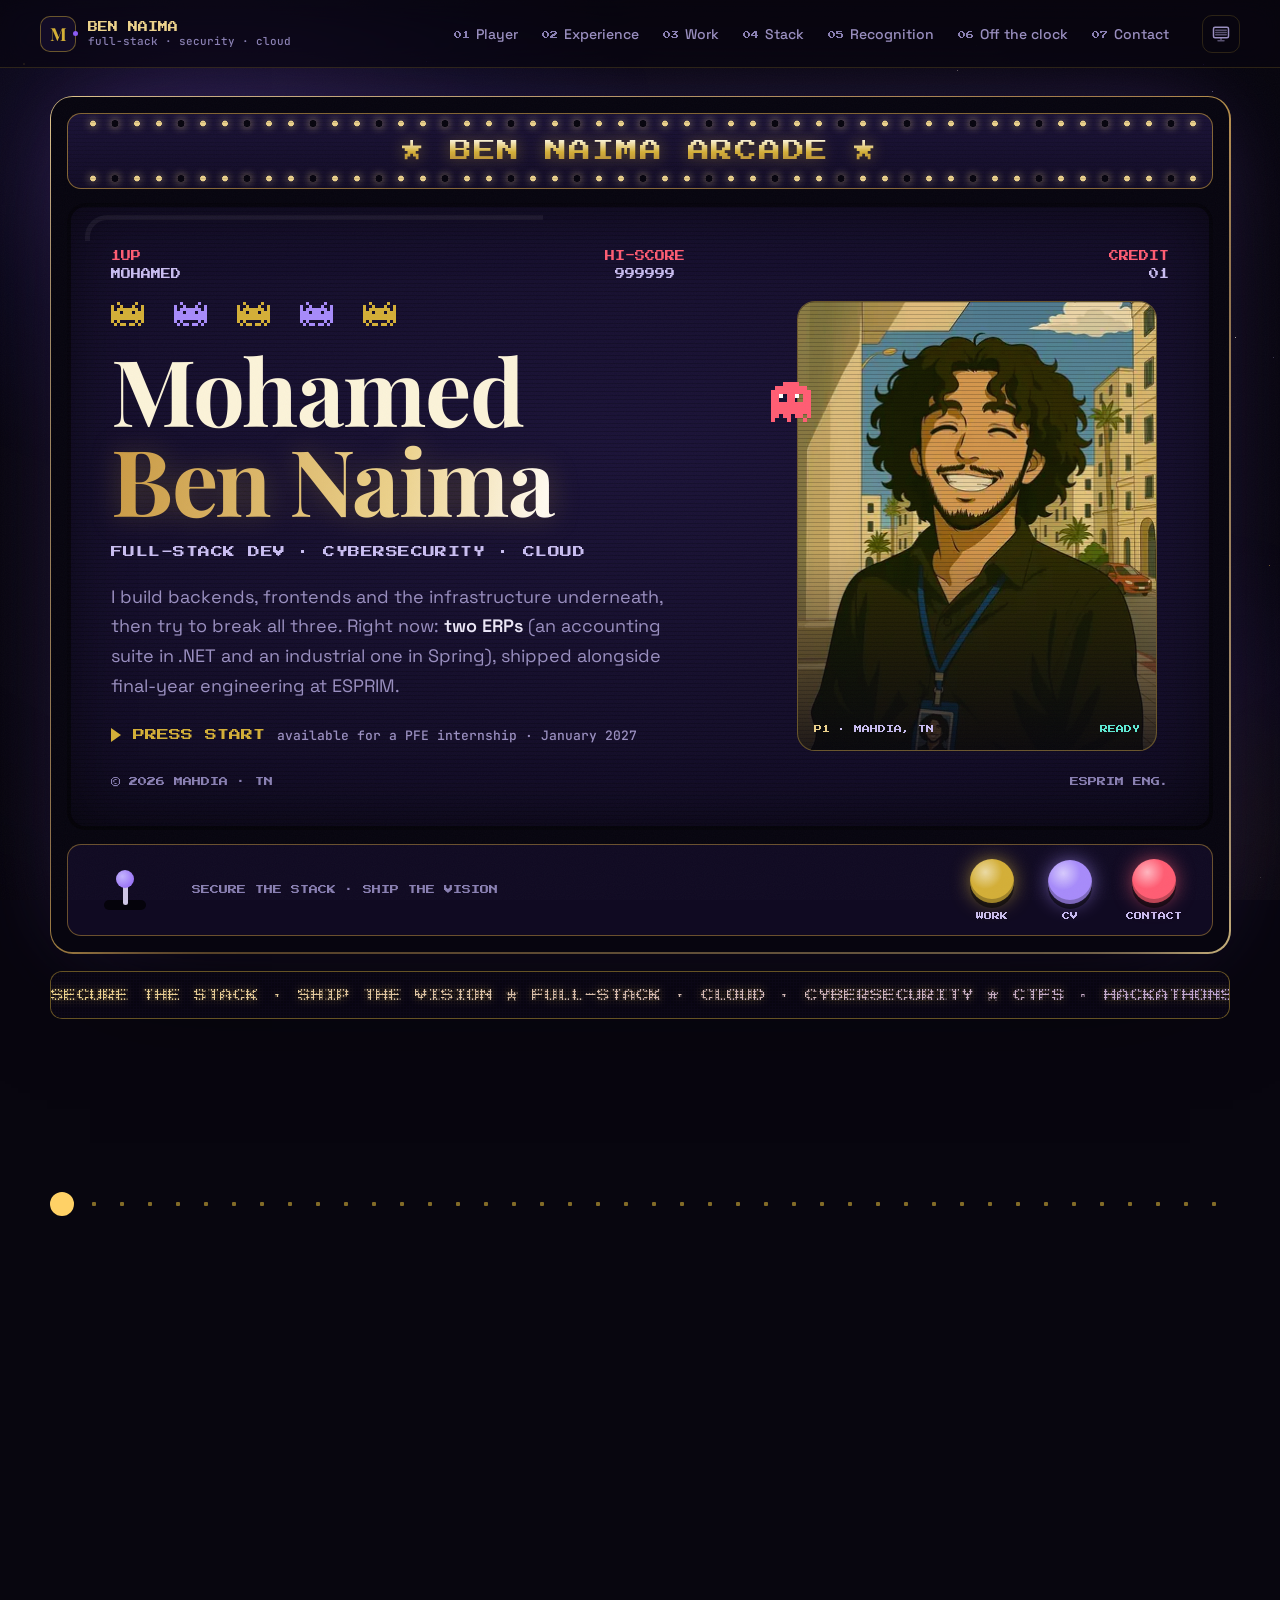
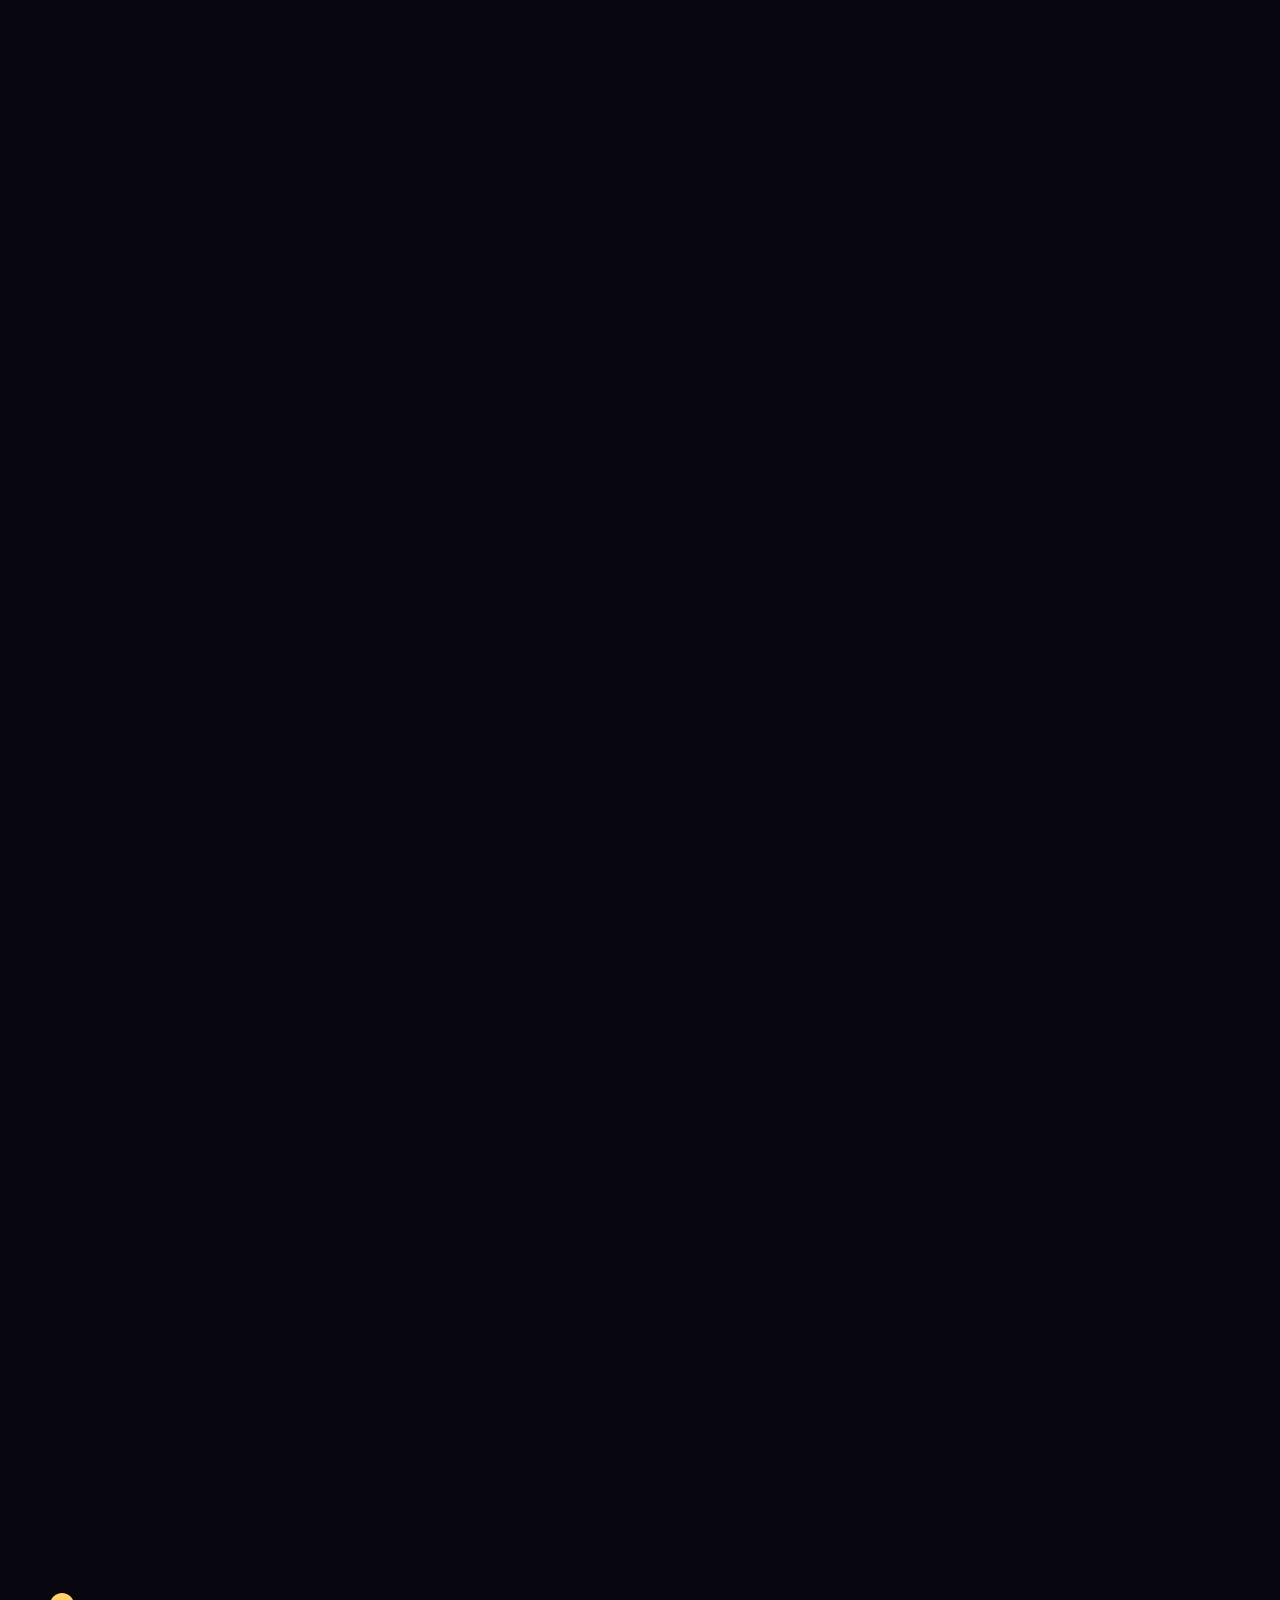
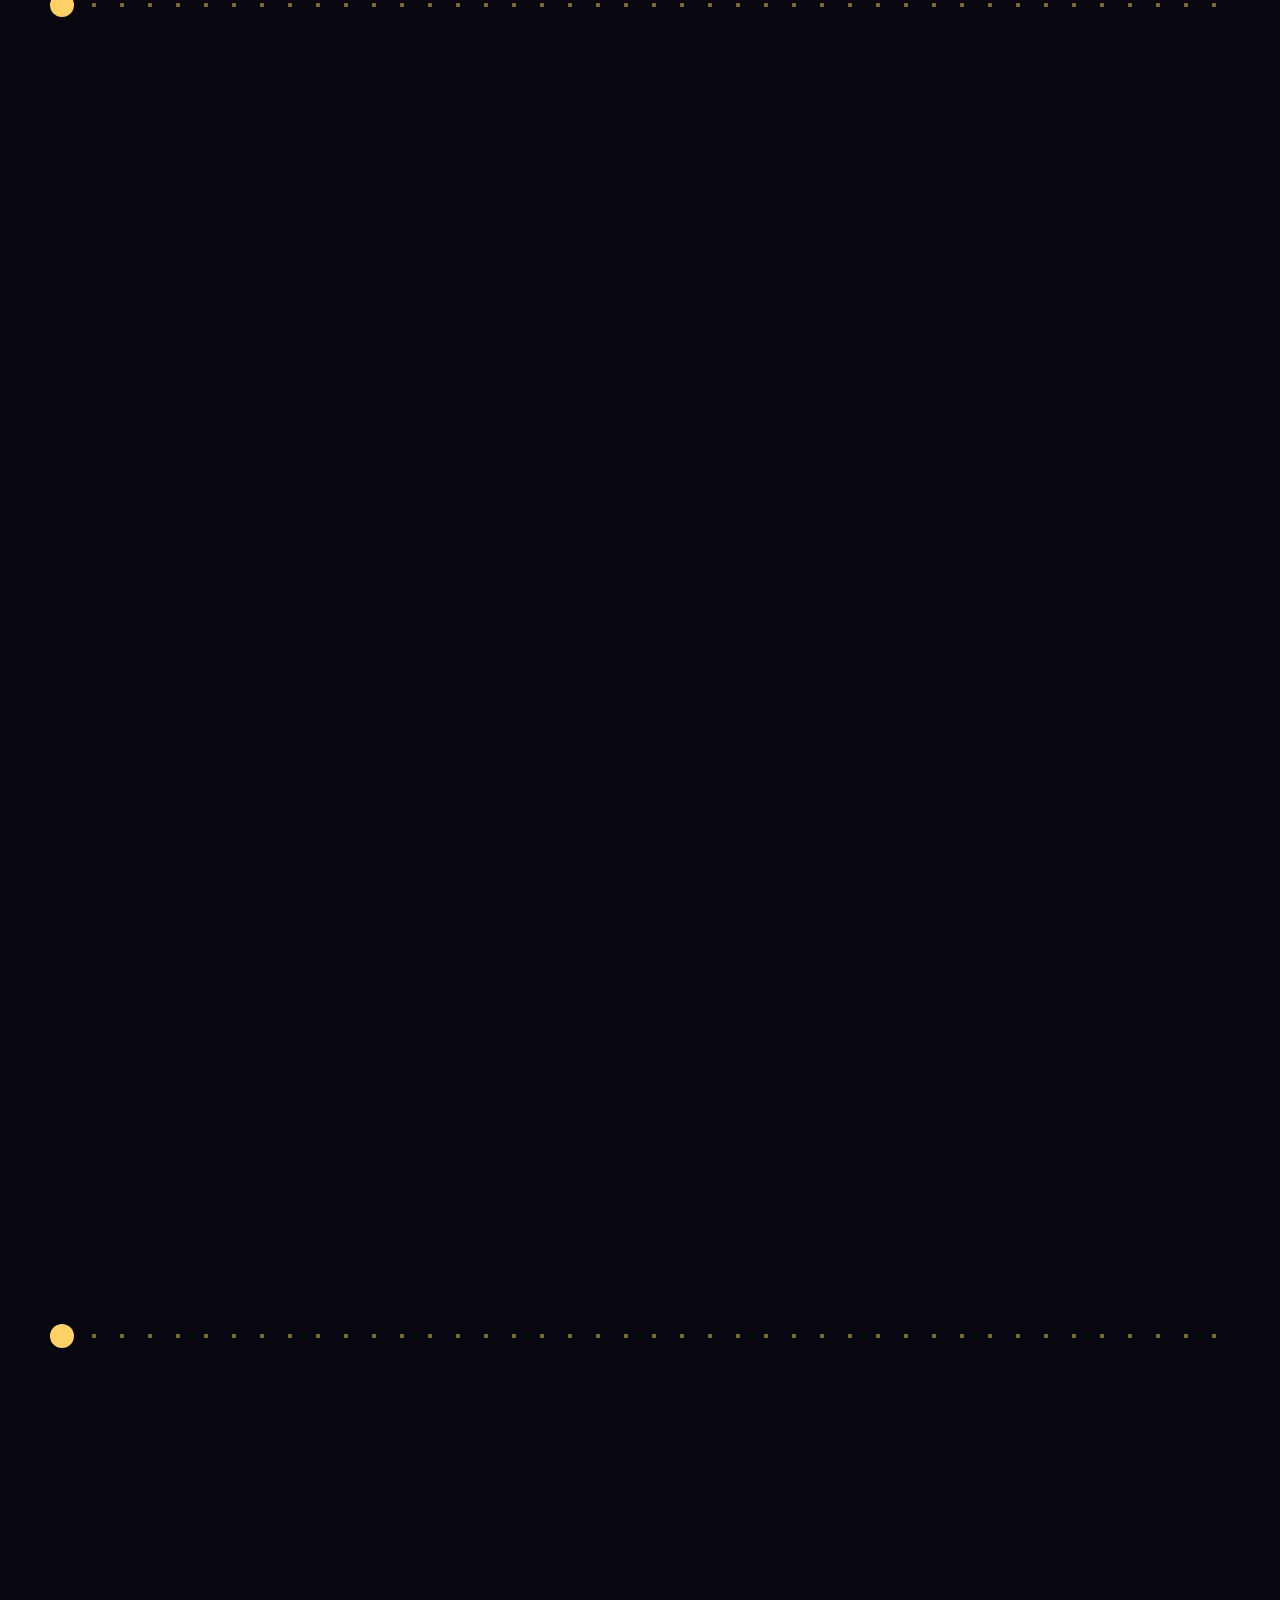
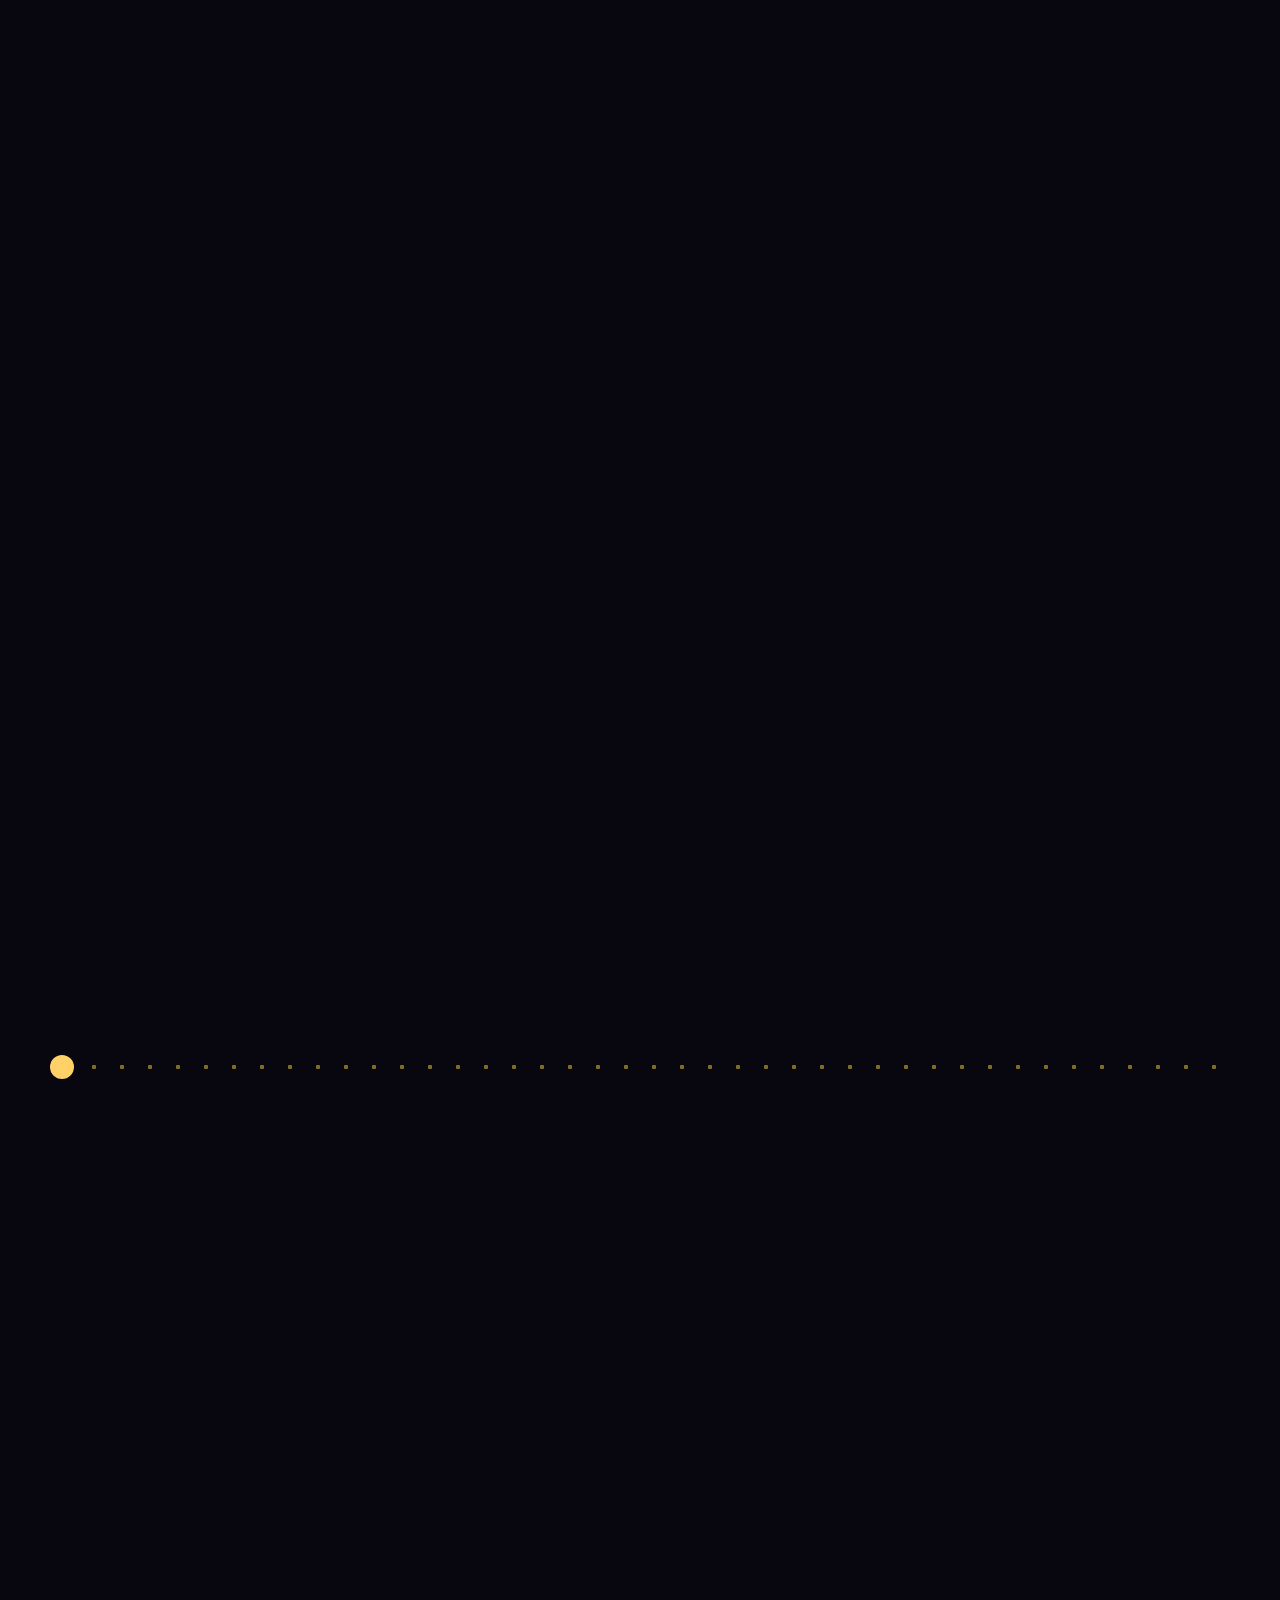
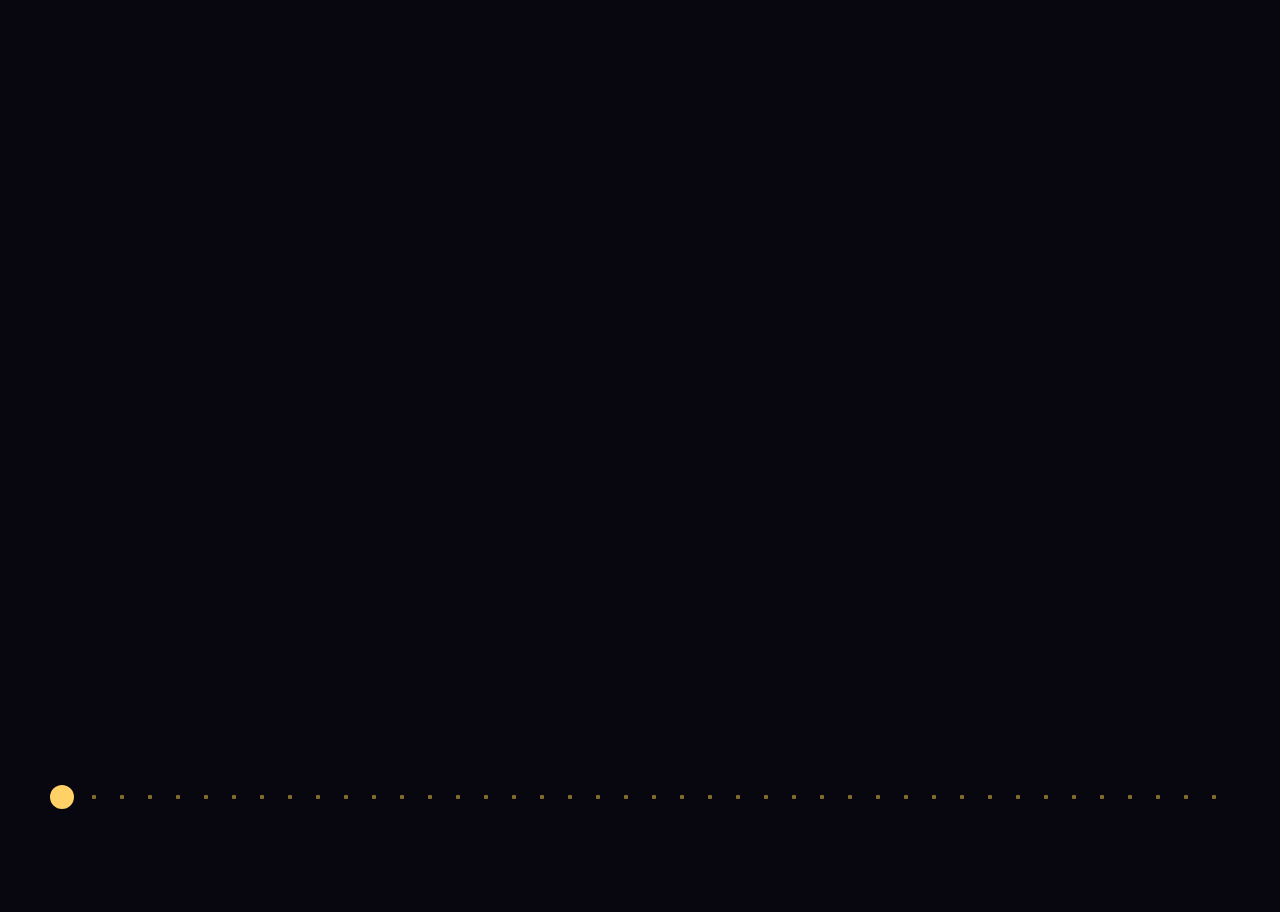
<file: index.html>
<!doctype html>
<html lang="en">
<head>
  <meta charset="utf-8">
  <meta name="viewport" content="width=device-width, initial-scale=1">
  <meta http-equiv="Content-Security-Policy" content="default-src 'none'; script-src 'self' 'sha256-qOhFsq0QMV2REqNwk5hGH5bZE9SkX6gt6yeyKdYPv+U='; style-src 'self'; img-src 'self' data:; font-src 'self'; manifest-src 'self'; connect-src 'self'; base-uri 'none'; form-action 'none'; upgrade-insecure-requests; require-trusted-types-for 'script'">
  <title>Mohamed Ben Naima — Full-Stack Engineer · Cybersecurity &amp; Cloud</title>
  <meta name="description" content="Full-stack engineer specialised in cybersecurity and cloud: ERPs in .NET and Spring, secured APIs and infrastructure. Available for a PFE internship from January 2027.">
  <meta name="author" content="Mohamed Ben Naima">
  <meta name="robots" content="index, follow, max-image-preview:large">
  <link rel="canonical" href="https://mohamed-ben-naima.netlify.app/">
  <meta name="theme-color" content="#08060f">
  <meta name="color-scheme" content="dark">
  <meta property="og:type" content="profile">
  <meta property="og:site_name" content="Mohamed Ben Naima">
  <meta property="og:url" content="https://mohamed-ben-naima.netlify.app/">
  <meta property="og:title" content="Mohamed Ben Naima — Full-Stack · Cybersecurity &amp; Cloud">
  <meta property="og:description" content="ERPs, secured APIs and infrastructure. Available for a PFE internship from January 2027.">
  <meta property="og:image" content="https://mohamed-ben-naima.netlify.app/assets/img/og.jpg">
  <meta property="og:image:width" content="1200">
  <meta property="og:image:height" content="630">
  <meta property="og:image:alt" content="Ben Naima Arcade: Mohamed Ben Naima, full-stack developer, cybersecurity and cloud">
  <meta property="og:locale" content="en_US">
  <meta property="profile:first_name" content="Mohamed">
  <meta property="profile:last_name" content="Ben Naima">
  <meta name="twitter:card" content="summary_large_image">
  <meta name="twitter:title" content="Mohamed Ben Naima — Full-Stack · Cybersecurity &amp; Cloud">
  <meta name="twitter:description" content="ERPs, secured APIs and infrastructure. Available for a PFE internship from January 2027.">
  <meta name="twitter:image" content="https://mohamed-ben-naima.netlify.app/assets/img/og.jpg">
  <link rel="icon" href="assets/img/favicon.svg" type="image/svg+xml">
  <link rel="icon" href="assets/img/icon-192.png" type="image/png" sizes="192x192">
  <link rel="apple-touch-icon" href="assets/img/apple-touch-icon.png">
  <link rel="manifest" href="site.webmanifest">
  <link rel="preload" href="assets/fonts/press-start-2p.woff2" as="font" type="font/woff2" crossorigin>
  <link rel="preload" href="assets/fonts/playfair-display-700.woff2" as="font" type="font/woff2" crossorigin>
  <link rel="preload" href="assets/fonts/space-grotesk.woff2" as="font" type="font/woff2" crossorigin>
  <link rel="preload" href="assets/img/profile-360.webp" as="image" type="image/webp" imagesrcset="assets/img/profile-360.webp 360w, assets/img/profile-480.webp 480w, assets/img/profile.webp 720w" imagesizes="(max-width: 900px) 260px, 360px" fetchpriority="high">
  <link rel="stylesheet" href="assets/css/style.min.css?v=15962e9b25">
  <script>document.documentElement.classList.add("js")</script>
  <script type="application/ld+json">{"@context": "https://schema.org", "@type": "Person", "name": "Mohamed Ben Naima", "url": "https://mohamed-ben-naima.netlify.app/", "image": "https://mohamed-ben-naima.netlify.app/assets/img/og.jpg", "jobTitle": "Full-Stack Engineer · Cybersecurity & Cloud", "description": "Full-stack engineer specialised in cybersecurity and cloud. Final-year engineering student at ESPRIM, available for a PFE internship from January 2027.", "email": "mailto:medbennaima2021@gmail.com", "address": {"@type": "PostalAddress", "addressLocality": "Mahdia", "addressCountry": "TN"}, "alumniOf": [{"@type": "CollegeOrUniversity", "name": "ISIMa — Institut Supérieur d'Informatique de Mahdia"}, {"@type": "CollegeOrUniversity", "name": "ESPRIM — École Supérieure Privée d'Ingénierie de Monastir"}], "knowsLanguage": ["ar", "fr", "en", "de"], "knowsAbout": ["Full-stack development", "Cybersecurity", "Cloud computing", "Spring Boot", ".NET", "FastAPI", "Angular", "React", "Network security", "OpenStack", "ERP systems"], "sameAs": ["https://github.com/Mohamed-Ben-Naima", "https://www.linkedin.com/in/mohamed-ben-naima", "https://tryhackme.com/p/medbennaima2021"]}</script>
  <!-- TUJOe2gxcjNfbTNfZjByX3kwdXJfcGYzfQ== -->
</head>
<body>
<a class="skip" href="#main">Skip to content</a>


<canvas id="sky" aria-hidden="true"></canvas>
<div class="nebula" aria-hidden="true"></div>
<div class="vignette" aria-hidden="true"></div>
<div class="grain" aria-hidden="true"></div>
<div class="scanlines" aria-hidden="true"></div>

<header class="nav" id="nav">
  <a class="brand" href="#top" title="Back to top">
    <span class="brand-mark">M</span>
    <span class="brand-name">BEN NAIMA<small>full-stack · security · cloud</small></span>
  </a>
  <ul class="nav-links" id="nav-links">
    <li><a href="#about"><span>01</span>Player</a></li>
    <li><a href="#experience"><span>02</span>Experience</a></li>
    <li><a href="#projects"><span>03</span>Work</a></li>
    <li><a href="#skills"><span>04</span>Stack</a></li>
    <li><a href="#wins"><span>05</span>Recognition</a></li>
    <li><a href="#beyond"><span>06</span>Off the clock</a></li>
    <li><a href="#contact"><span>07</span>Contact</a></li>
  </ul>
  <div class="nav-tools">
    <button class="icon-btn" id="crt-toggle" aria-pressed="false" title="CRT scanlines" aria-label="Toggle CRT scanlines"><svg><use href="#i-monitor"/></svg></button>
    <button class="icon-btn menu-btn" id="menu-btn" aria-expanded="false" aria-controls="nav-links" aria-label="Open menu"><svg><use href="#i-menu"/></svg></button>
  </div>
  <div class="xp" aria-hidden="true"><div class="xp-fill" id="xp-fill"></div></div>
</header>

<main id="main">

<!-- ═══════════════════════════════ HERO · THE CABINET ═══════════════════════════════ -->
<section class="hero" id="top">
  <div class="wrap">
    <div class="cabinet frame">
      <div class="marquee" aria-hidden="true">
        <span class="bulbs top"></span>
        <span class="marquee-title">★ BEN NAIMA ARCADE ★</span>
        <span class="bulbs bot"></span>
      </div>

      <div class="screen crt">
        <span class="glare" aria-hidden="true"></span>
        <div class="flicker">
          <div class="hud" aria-hidden="true">
            <div><b class="blink">1UP</b>MOHAMED</div>
            <div><b>HI-SCORE</b>999999</div>
            <div><b>CREDIT</b>01</div>
          </div>

          <div class="hero-grid">
            <div>
              <div class="invaders" aria-hidden="true">
                <div class="inv"><svg class="sprite a"><use href="#px-invader_a"/></svg><svg class="sprite b"><use href="#px-invader_b"/></svg></div>
                <div class="inv"><svg class="sprite a"><use href="#px-invader_a"/></svg><svg class="sprite b"><use href="#px-invader_b"/></svg></div>
                <div class="inv"><svg class="sprite a"><use href="#px-invader_a"/></svg><svg class="sprite b"><use href="#px-invader_b"/></svg></div>
                <div class="inv"><svg class="sprite a"><use href="#px-invader_a"/></svg><svg class="sprite b"><use href="#px-invader_b"/></svg></div>
                <div class="inv"><svg class="sprite a"><use href="#px-invader_a"/></svg><svg class="sprite b"><use href="#px-invader_b"/></svg></div>
              </div>
              <h1><span class="first">Mohamed</span><br><span class="gold-text">Ben Naima</span></h1>
              <p class="role">FULL-STACK DEV · CYBERSECURITY · CLOUD</p>
              <p class="pitch">I build backends, frontends and the infrastructure underneath, then try to break all three. Right now: <strong>two ERPs</strong> (an accounting suite in .NET and an industrial one in Spring), shipped alongside final-year engineering at ESPRIM.</p>
              <a class="press-start" href="#projects"><b class="blink">PRESS START</b> <span>available for a PFE internship · January 2027</span></a>
            </div>

            <div class="portrait">
              <svg class="sprite ghost" viewBox="0 0 10 10" aria-hidden="true"><use href="#px-ghost"/><rect class="ghost-eyes" x="2" y="3" width="1" height="1"/><rect class="ghost-eyes" x="6" y="3" width="1" height="1"/></svg>
              <div class="portrait-crt crt" id="portrait">
                <img src="assets/img/profile-360.webp" srcset="assets/img/profile-360.webp 360w, assets/img/profile-480.webp 480w, assets/img/profile.webp 720w" sizes="(max-width: 900px) 260px, 360px" width="360" height="450" fetchpriority="high" decoding="async" alt="Illustrated portrait of Mohamed Ben Naima smiling, wearing a dark shirt and a badge lanyard">
                <div class="portrait-tag"><span><b>P1</b> · MAHDIA, TN</span><span class="blink on">READY</span></div>
              </div>
            </div>
          </div>

          <div class="screen-foot" aria-hidden="true"><span>© 2026 MAHDIA · TN</span><span>ESPRIM ENG.</span></div>
        </div>
      </div>

      <div class="deck">
        <div class="joystick" aria-hidden="true"><span class="stick"></span></div>
        <span class="deck-label">SECURE THE STACK · SHIP THE VISION</span>
        <div class="deck-buttons">
          <a class="arcade-btn" href="#projects"><i aria-hidden="true"></i>WORK</a>
          <div class="dropdown" id="cv-dd">
            <button class="arcade-btn v" aria-haspopup="true" aria-expanded="false"><i aria-hidden="true"></i>CV</button>
            <ul class="dropdown-menu">
              <li><a href="assets/cv/English/Mohamed-Ben-Naima-CV-EN.pdf" download>English <small>PDF</small></a></li>
              <li><a href="assets/cv/French/Mohamed-Ben-Naima-CV-FR.pdf" download>Français <small>PDF</small></a></li>
            </ul>
          </div>
          <a class="arcade-btn r" href="#contact"><i aria-hidden="true"></i>CONTACT</a>
        </div>
      </div>
    </div>

    <div class="ticker" aria-hidden="true">
      <div class="ticker-track">
        <span>SECURE THE STACK · SHIP THE VISION ★ FULL-STACK · CLOUD · CYBERSECURITY ★ CTFS · HACKATHONS · COMMUNITIES ★ BASED IN MAHDIA · BUILDING GLOBALLY ★</span>
        <span>SECURE THE STACK · SHIP THE VISION ★ FULL-STACK · CLOUD · CYBERSECURITY ★ CTFS · HACKATHONS · COMMUNITIES ★ BASED IN MAHDIA · BUILDING GLOBALLY ★</span>
      </div>
    </div>

    <div class="scores frame reveal">
      <div class="score"><div class="num" data-count="10">10</div><div class="lbl">PROJECTS BUILT</div></div>
      <div class="score"><div class="num" data-count="5">5</div><div class="lbl">COMPETITION PODIUMS</div></div>
      <div class="score"><div class="num" data-count="7">7</div><div class="lbl">CERTIFICATIONS</div></div>
      <div class="score"><div class="num" data-count="20" data-suffix="+">20+</div><div class="lbl">CLUB MEMBERS</div></div>
    </div>
  </div>
</section>

<div class="pac-divider" aria-hidden="true"><span class="dots"></span><span class="pac"></span></div>

<!-- ═══════════════════════════════ 01 · PLAYER ═══════════════════════════════ -->
<section id="about" data-stage="player">
  <div class="wrap">
    <div class="plaque-head"><div class="plaque"><span class="arrow-l"></span><span class="stage">STAGE 01 · PLAYER SELECT</span><h2>The player</h2><span class="arrow-r"></span></div></div>

    <div class="player frame reveal">
      <aside class="player-card crt" aria-label="Player card">
        <span class="glare" aria-hidden="true"></span>
        <svg class="sprite hacker" viewBox="0 0 16 16" aria-hidden="true"><use href="#px-hero"/></svg>
        <div class="pad" aria-hidden="true"></div>
        <h3>MOHAMED</h3>
        <dl>
          <dt>class</dt><dd>Full-stack · security</dd>
          <dt>base</dt><dd>Mahdia, Tunisia</dd>
          <dt>school</dt><dd>ESPRIM · final year</dd>
          <dt>lang</dt><dd>AR · FR · EN · DE</dd>
          <dt>guild</dt><dd>Hunters Club</dd>
        </dl>
        <p class="ready blink">P1 READY</p>
      </aside>

      <div class="player-main crt">
        <div class="story">
          <p>Final-year engineering student in <strong>cybersecurity &amp; cloud computing</strong> at ESPRIM Monastir. Most at home in backend systems, APIs that take real load, and networks that don't forgive mistakes.</p>
          <p>CTFs shaped how I write code: <strong>attack surface first</strong>. When I look at a vulnerability, I'm thinking about the code that caused it.</p>
          <p>These days I co-develop <strong>Alfa ERP</strong>, a .NET accounting suite with an AI that proposes and a human who approves, after delivering an industrial ERP at Polymaille this summer.</p>
        </div>
        <div class="attrs reveal">
          <h3>ATTRIBUTES</h3>
          <div class="attr">FULL-STACK DEV<span class="bar"><i class="v90"></i></span><span class="rank">S</span></div>
          <div class="attr">CYBERSECURITY<span class="bar"><i class="v86"></i></span><span class="rank">S</span></div>
          <div class="attr">NETWORKING<span class="bar"><i class="v82"></i></span><span class="rank a">A</span></div>
          <div class="attr">CLOUD &amp; DEVOPS<span class="bar"><i class="v78"></i></span><span class="rank a">A</span></div>
          <div class="attr">DATABASES<span class="bar"><i class="v76"></i></span><span class="rank a">A</span></div>
          <div class="attr">TEAM PLAY<span class="bar"><i class="v92"></i></span><span class="rank">S</span></div>
        </div>
      </div>
    </div>

    <div class="perks">
      <article class="perk reveal"><h4><svg><use href="#i-crown"/></svg>Leadership</h4><p>Led a 3-person IoT team to ship SafeNest; co-founded Hunters Club (20+) and led DevTalents' Cyber &amp; Cloud committee (30+).</p></article>
      <article class="perk reveal"><h4><svg><use href="#i-key"/></svg>Ownership</h4><p>Owned Polymaille's Stock and Sales modules end-to-end, and Alfa ERP's backup and AI-proposal sprints from plan to gate report.</p></article>
      <article class="perk reveal"><h4><svg><use href="#i-handshake"/></svg>Stakeholders</h4><p>Scoped every ERP module with the business lead and validated it with real users before delivery.</p></article>
      <article class="perk reveal"><h4><svg><use href="#i-mic"/></svg>Communication</h4><p>Jury presentations, LPIC-1 prep sessions and an n8n automation workshop; user wikis written alongside the screens.</p></article>
      <article class="perk reveal"><h4><svg><use href="#i-shield"/></svg>Calm under pressure</h4><p>Lifeguard, barista, waiter, construction. Real people, real deadlines, long before code.</p></article>
      <article class="perk reveal"><h4><svg><use href="#i-shuffle"/></svg>Range</h4><p>.NET, Spring, FastAPI, Node; web, mobile, desktop; Cisco to OpenStack to Blender. Right tool, picked up fast.</p></article>
    </div>
  </div>
</section>

<div class="pac-divider" aria-hidden="true"><span class="dots"></span><span class="pac"></span></div>

<!-- ═══════════════════════════════ 02 · EXPERIENCE ═══════════════════════════════ -->
<section id="experience" data-stage="experience">
  <div class="wrap">
    <div class="plaque-head"><div class="plaque"><span class="arrow-l"></span><span class="stage">STAGE 02 · QUEST LOG</span><h2>Experience</h2><span class="arrow-r"></span></div></div>
    <p class="lead reveal">Oldest to newest.</p>

    <ol class="timeline" id="timeline">
      <li class="tl-item reveal">
        <div class="tl-when">2021 – 2024<small>education</small></div><svg class="sprite tl-coin" viewBox="0 0 8 8" aria-hidden="true"><use href="#px-coin"/></svg>
        <div class="tl-card">
          <div class="tl-top"><span class="tag school">EDU</span><h3>BSc Software Engineering</h3></div>
          <p class="tl-org">ISIMa · Mahdia · highest honours</p>
          <ul><li>Algorithms, databases, networks, systems. Hermes started here.</li></ul>
        </div>
      </li>

      <li class="tl-item reveal">
        <div class="tl-when">Mar 2024 – Aug 2025<small>3 internships</small></div><svg class="sprite tl-coin" viewBox="0 0 8 8" aria-hidden="true"><use href="#px-coin"/></svg>
        <div class="tl-card">
          <div class="tl-top"><span class="tag work">WORK</span><h3>Full-Stack / Backend / Mobile Developer</h3></div>
          <p class="tl-org">Alfa Computers · Mahdia</p>
          <ul>
            <li><strong>Hermes</strong>, solo: MERN e-commerce, Dockerized, auto-deployed through GitLab CI/CD.</li>
            <li><strong>SafeNest</strong>: led a 3-person team shipping a smart-home app with live Arduino data.</li>
            <li><strong>Tea &amp; Hive</strong>: FastAPI backend and React Native app for a trading community.</li>
          </ul>
        </div>
      </li>

      <li class="tl-item reveal">
        <div class="tl-when">2024 → 2027<small>education</small></div><svg class="sprite tl-coin" viewBox="0 0 8 8" aria-hidden="true"><use href="#px-coin"/></svg>
        <div class="tl-card">
          <div class="tl-top"><span class="tag school">EDU</span><h3>Engineering Degree · Cybersecurity &amp; Cloud</h3></div>
          <p class="tl-org">ESPRIM Monastir (ESPRIT group) · first in my class</p>
          <ul><li>Networks, offensive and defensive security, cloud and DevOps; team projects judged at ESPRIT's Bal des Projets.</li></ul>
        </div>
      </li>

      <li class="tl-item reveal">
        <div class="tl-when">2024 → now<small>community</small></div><svg class="sprite tl-coin" viewBox="0 0 8 8" aria-hidden="true"><use href="#px-coin"/></svg>
        <div class="tl-card">
          <div class="tl-top"><span class="tag guild">GUILD</span><h3>Co-founder, Hunters Club · Cyber &amp; Cloud lead, DevTalents</h3></div>
          <p class="tl-org">ESPRIM Monastir · 20+ and 30+ members</p>
          <ul><li>CTFs and hackathons across Tunisia, LPIC-1 sessions, an n8n workshop, and the club's Cybersphere 7.0 ambassador campaign.</li></ul>
        </div>
      </li>

      <li class="tl-item reveal">
        <div class="tl-when">2025 – 2026<small>competitions</small></div><svg class="sprite tl-coin" viewBox="0 0 8 8" aria-hidden="true"><use href="#px-coin"/></svg>
        <div class="tl-card">
          <div class="tl-top"><span class="tag win">WINS</span><h3>Five podiums, one nomination</h3></div>
          <p class="tl-org">Hackathons, CTFs, Bal des Projets</p>
          <ul><li>2nd at Clean &amp; Green, Bal des Projets 2025 and Insight CTF; 2nd &amp; 4th at Polytech Sousse CTF; Secured Banking Infrastructure nominated in 2026.</li></ul>
        </div>
      </li>

      <li class="tl-item reveal">
        <div class="tl-when">Jul – Sep 2026<small>internship</small></div><svg class="sprite tl-coin" viewBox="0 0 8 8" aria-hidden="true"><use href="#px-coin"/></svg>
        <div class="tl-card">
          <div class="tl-top"><span class="tag work">WORK</span><h3>Software Engineering Intern · Full-Stack</h3></div>
          <p class="tl-org">Polymaille (textile) · Ksar Hellal</p>
          <ul>
            <li>Full-cycle <strong>industrial ERP</strong> for Microtiss Confect &amp; Clothing: purchase, stock, production, sales.</li>
            <li>Owned the <strong>Stock and Sales modules</strong> in a Spring Boot Modulith; designed the relational model and RBAC. Deployment in progress.</li>
          </ul>
        </div>
      </li>

      <li class="tl-item reveal">
        <div class="tl-when">Aug 2026 → now<small>co-developer</small></div><svg class="sprite tl-coin" viewBox="0 0 8 8" aria-hidden="true"><use href="#px-coin"/></svg>
        <div class="tl-card">
          <div class="tl-top"><span class="tag work">WORK</span><h3>Co-developer, Alfa ERP</h3></div>
          <p class="tl-org">Alfa Computers &amp; Consulting · with Ferid Helali</p>
          <ul>
            <li>Delivered the <strong>administration console</strong>: signed, verified backups and restores for SQLite and PostgreSQL.</li>
            <li>Built the <strong>MCP server</strong>: an AI reads the books and proposes entries; a chief accountant reviews, corrects and approves.</li>
          </ul>
        </div>
      </li>

      <li class="tl-item next reveal">
        <div class="tl-when">Jan 2027<small>next</small></div><svg class="sprite tl-coin" viewBox="0 0 8 8" aria-hidden="true"><use href="#px-coin"/></svg>
        <div class="tl-card">
          <div class="tl-top"><span class="tag next">OPEN</span><h3>PFE internship</h3></div>
          <p class="tl-org">End-of-study project · full-stack, cloud or security</p>
          <ul><li>Looking for a team that ships real software. <a class="gold" href="#contact"><strong>Get in touch →</strong></a></li></ul>
        </div>
      </li>
    </ol>
  </div>
</section>

<div class="pac-divider" aria-hidden="true"><span class="dots"></span><span class="pac"></span></div>

<!-- ═══════════════════════════════ 03 · WORK ═══════════════════════════════ -->
<section id="projects" data-stage="work">
  <div class="wrap">
    <div class="plaque-head"><div class="plaque"><span class="arrow-l"></span><span class="stage">STAGE 03 · LEVEL SELECT</span><h2>Selected work</h2><span class="arrow-r"></span></div></div>
    <p class="lead reveal">Newest first. Pick a cartridge for the full story: the problem, what I built, my part and the result.</p>

    <div class="filters" role="toolbar" aria-label="Filter projects">
      <button class="filter" aria-pressed="true" data-filter="all">ALL</button>
      <button class="filter" aria-pressed="false" data-filter="fullstack">FULL-STACK</button>
      <button class="filter" aria-pressed="false" data-filter="security">SECURITY</button>
      <button class="filter" aria-pressed="false" data-filter="infra">INFRA</button>
    </div>

    <div class="carts" id="project-grid">

      <article class="cart reveal" data-tags="fullstack security">
        <button class="cart-btn tilt" data-case="alfaerp" aria-haspopup="dialog"><span class="grip"></span><span class="badge">★ AI × HUMAN</span>
          <div class="label">
            <div class="cart-head"><span class="cart-ico"><svg class="sprite" viewBox="0 0 9 9"><use href="#px-ledger"/></svg></span><div><span class="world">WORLD 1-1 · 2026 → NOW</span><h3>Alfa ERP</h3></div></div>
            <p class="pitch-sm">Accounting ERP for North African and European firms. Desktop, .NET 9, clean architecture.</p>
            <p class="impact">I shipped signed, verified backups and an MCP server where AI proposes and an accountant approves.</p>
            <div class="chips"><span class="chip"><svg><use href="#si-dotnet"/></svg>.NET 9</span><span class="chip"><svg><use href="#si-postgresql"/></svg>PostgreSQL</span><span class="chip"><svg><use href="#si-modelcontextprotocol"/></svg>MCP</span></div>
            <div class="cart-foot"><span class="st wip">IN DEVELOPMENT</span><span class="open">DETAILS ▶</span></div>
          </div><span class="corners"></span>
        </button>
      </article>

      <article class="cart reveal" data-tags="fullstack">
        <button class="cart-btn tilt" data-case="polymaille" aria-haspopup="dialog"><span class="grip"></span><span class="badge">★ INTERNSHIP</span>
          <div class="label">
            <div class="cart-head"><span class="cart-ico"><svg class="sprite" viewBox="0 0 9 9"><use href="#px-factory"/></svg></span><div><span class="world">WORLD 1-2 · JUL – SEP 2026</span><h3>Polymaille ERP</h3></div></div>
            <p class="pitch-sm">Industrial ERP for a textile manufacturer: purchase, stock, production and sales in one place.</p>
            <p class="impact">Owned Stock and Sales end-to-end in a Spring Boot Modulith with Keycloak RBAC.</p>
            <div class="chips"><span class="chip"><svg><use href="#si-springboot"/></svg>Spring Modulith</span><span class="chip"><svg><use href="#si-angular"/></svg>Angular</span><span class="chip"><svg><use href="#si-keycloak"/></svg>Keycloak</span></div>
            <div class="cart-foot"><span class="st wip">DEPLOYING</span><span class="open">DETAILS ▶</span></div>
          </div><span class="corners"></span>
        </button>
      </article>

      <article class="cart reveal" data-tags="security fullstack">
        <button class="cart-btn tilt" data-case="aurum" aria-haspopup="dialog"><span class="grip"></span>
          <div class="label">
            <div class="cart-head"><span class="cart-ico"><svg class="sprite" viewBox="0 0 8 8"><use href="#px-coin"/></svg></span><div><span class="world">WORLD 1-3 · SEP 2026 · SOLO</span><h3>Aurum</h3></div></div>
            <p class="pitch-sm">A private money ledger in a single offline file. No accounts, no servers, no tracking.</p>
            <p class="impact">AES-256-GCM at rest, 600k-round PBKDF2, a CSP that blocks every network call, zero dependencies.</p>
            <div class="chips"><span class="chip"><svg><use href="#si-javascript"/></svg>Vanilla JS</span><span class="chip">Web Crypto</span><span class="chip">CSP</span></div>
            <div class="cart-foot"><span class="st">SHIPPED</span><span class="open">DETAILS ▶</span></div>
          </div><span class="corners"></span>
        </button>
      </article>

      <article class="cart reveal" data-tags="infra">
        <button class="cart-btn tilt" data-case="datacenter" aria-haspopup="dialog"><span class="grip"></span>
          <div class="label">
            <div class="cart-head"><span class="cart-ico"><svg class="sprite" viewBox="0 0 9 9"><use href="#px-server"/></svg></span><div><span class="world">WORLD 2-1 · SEP 2026 → NOW</span><h3>ESPRIM Data Center</h3></div></div>
            <p class="pitch-sm">A Tier III-style data-center campus, end to end: site, buildings, network and services.</p>
            <p class="impact">I modelled the campus in Blender: photoreal Cycles renders and a 34-second drone fly-through.</p>
            <div class="chips"><span class="chip"><svg><use href="#si-blender"/></svg>Blender</span><span class="chip">GNS3</span><span class="chip">Git LFS</span></div>
            <div class="cart-foot"><span class="st wip">IN PROGRESS</span><span class="open">DETAILS ▶</span></div>
          </div><span class="corners"></span>
        </button>
      </article>

      <article class="cart reveal" data-tags="infra security">
        <button class="cart-btn tilt" data-case="banking" aria-haspopup="dialog"><span class="grip"></span><span class="badge">★ NOMINEE</span>
          <div class="label">
            <div class="cart-head"><span class="cart-ico"><svg class="sprite" viewBox="0 0 9 9"><use href="#px-bank"/></svg></span><div><span class="world">WORLD 2-2 · SPRING 2026</span><h3>Secured Banking Infra</h3></div></div>
            <p class="pitch-sm">Private cloud from scratch in GNS3 + OpenStack: dual pfSense, four VLAN tiers, a Wazuh SOC.</p>
            <p class="impact">Nominated at ESPRIT's Bal des Projets 2026.</p>
            <div class="chips"><span class="chip"><svg><use href="#si-openstack"/></svg>OpenStack</span><span class="chip"><svg><use href="#si-pfsense"/></svg>pfSense</span><span class="chip"><svg><use href="#si-apachekafka"/></svg>Kafka</span></div>
            <div class="cart-foot"><span class="st">CLEARED</span><span class="open">DETAILS ▶</span></div>
          </div><span class="corners"></span>
        </button>
      </article>

      <article class="cart reveal" data-tags="fullstack security">
        <button class="cart-btn tilt" data-case="kyc" aria-haspopup="dialog"><span class="grip"></span>
          <div class="label">
            <div class="cart-head"><span class="cart-ico"><svg class="sprite" viewBox="0 0 9 9"><use href="#px-idcard"/></svg></span><div><span class="world">WORLD 2-3 · 2026</span><h3>KYC Banking Module</h3></div></div>
            <p class="pitch-sm">Know-Your-Customer module for the Sentinels microservices bank.</p>
            <p class="impact">Every endpoint authenticated, every action audited.</p>
            <div class="chips"><span class="chip"><svg><use href="#si-springboot"/></svg>Spring Boot</span><span class="chip"><svg><use href="#si-angular"/></svg>Angular</span><span class="chip"><svg><use href="#si-keycloak"/></svg>Keycloak</span></div>
            <div class="cart-foot"><span class="st">CLEARED</span><span class="open">DETAILS ▶</span></div>
          </div><span class="corners"></span>
        </button>
      </article>

      <article class="cart reveal" data-tags="infra">
        <button class="cart-btn tilt" data-case="winserver" aria-haspopup="dialog"><span class="grip"></span>
          <div class="label">
            <div class="cart-head"><span class="cart-ico"><svg class="sprite" viewBox="0 0 9 9"><use href="#px-tower"/></svg></span><div><span class="world">WORLD 2-4 · 2026</span><h3>Windows Server Lab</h3></div></div>
            <p class="pitch-sm">Domain controller with Active Directory, DNS, DHCP, FTP and secondary-DC replication.</p>
            <p class="impact">Kerberos auth and granular permissions, the base Polymaille now deploys on.</p>
            <div class="chips"><span class="chip">Windows Server</span><span class="chip">AD</span><span class="chip">Kerberos</span></div>
            <div class="cart-foot"><span class="st">CLEARED</span><span class="open">DETAILS ▶</span></div>
          </div><span class="corners"></span>
        </button>
      </article>

      <article class="cart reveal" data-tags="fullstack security">
        <button class="cart-btn tilt" data-case="hermes" aria-haspopup="dialog"><span class="grip"></span><span class="badge">★ LIVE</span>
          <div class="label">
            <div class="cart-head"><span class="cart-ico"><svg class="sprite" viewBox="0 0 9 9"><use href="#px-cart"/></svg></span><div><span class="world">WORLD 3-1 · 2024 → 2026 · SOLO</span><h3>Hermes</h3></div></div>
            <p class="pitch-sm">Full e-commerce platform, built solo and now growing into a multi-tenant SaaS.</p>
            <p class="impact">63 REST endpoints covered by 101 Jest tests, rate-limited and cached for traffic spikes.</p>
            <div class="chips"><span class="chip"><svg><use href="#si-react"/></svg>React</span><span class="chip"><svg><use href="#si-nodedotjs"/></svg>Node</span><span class="chip"><svg><use href="#si-mongodb"/></svg>MongoDB</span><span class="chip"><svg><use href="#si-docker"/></svg>Docker</span></div>
            <div class="cart-foot"><span class="st">LIVE</span><span class="open">DETAILS ▶</span></div>
          </div><span class="corners"></span>
        </button>
      </article>

      <article class="cart reveal" data-tags="fullstack">
        <button class="cart-btn tilt" data-case="hive" aria-haspopup="dialog"><span class="grip"></span>
          <div class="label">
            <div class="cart-head"><span class="cart-ico"><svg class="sprite" viewBox="0 0 9 9"><use href="#px-bolt"/></svg></span><div><span class="world">WORLD 3-2 · JUL 2025</span><h3>Tea &amp; Hive</h3></div></div>
            <p class="pitch-sm">Social and trading community: posts, likes, comments, short videos.</p>
            <p class="impact">36-endpoint FastAPI backend on Render, plus the React Native app's auth flow.</p>
            <div class="chips"><span class="chip"><svg><use href="#si-fastapi"/></svg>FastAPI</span><span class="chip"><svg><use href="#si-sqlalchemy"/></svg>SQLAlchemy</span><span class="chip"><svg><use href="#si-react"/></svg>React Native</span></div>
            <div class="cart-foot"><span class="st">CLEARED</span><span class="open">DETAILS ▶</span></div>
          </div><span class="corners"></span>
        </button>
      </article>

      <article class="cart reveal" data-tags="fullstack">
        <button class="cart-btn tilt" data-case="safenest" aria-haspopup="dialog"><span class="grip"></span><span class="badge">★ TEAM LEAD</span>
          <div class="label">
            <div class="cart-head"><span class="cart-ico"><svg class="sprite" viewBox="0 0 9 9"><use href="#px-house"/></svg></span><div><span class="world">WORLD 3-3 · JUL 2024</span><h3>SafeNest</h3></div></div>
            <p class="pitch-sm">Smart-home app: live Arduino sensor data and LED control from the phone.</p>
            <p class="impact">Led a team of three; built the Expo app and the Express + MongoDB API with JWT.</p>
            <div class="chips"><span class="chip"><svg><use href="#si-expo"/></svg>Expo</span><span class="chip"><svg><use href="#si-express"/></svg>Express</span><span class="chip"><svg><use href="#si-arduino"/></svg>Arduino</span></div>
            <div class="cart-foot"><span class="st">CLEARED</span><span class="open">DETAILS ▶</span></div>
          </div><span class="corners"></span>
        </button>
      </article>

      <article class="cart reveal" data-tags="security">
        <a class="cart-btn tilt" href="https://tryhackme.com/p/medbennaima2021" target="_blank" rel="noopener noreferrer"><span class="grip"></span>
          <div class="label">
            <div class="cart-head"><span class="cart-ico"><svg class="sprite" viewBox="0 0 9 9"><use href="#px-flag"/></svg></span><div><span class="world">BONUS STAGE · ONGOING</span><h3>CTFs</h3></div></div>
            <p class="pitch-sm">Mostly web exploitation and OSINT, with forensics, crypto and reversing on the side.</p>
            <p class="impact">2nd &amp; 4th at Polytech Sousse CTF, 2nd at Insight CTF.</p>
            <div class="chips"><span class="chip"><svg><use href="#si-tryhackme"/></svg>TryHackMe</span><span class="chip"><svg><use href="#si-burpsuite"/></svg>Burp</span><span class="chip"><svg><use href="#si-kalilinux"/></svg>Kali</span></div>
            <div class="cart-foot"><span class="st">ACTIVE</span><span class="open">PROFILE ↗</span></div>
          </div><span class="corners"></span>
        </a>
      </article>

      <article class="cart next reveal" data-tags="fullstack security infra">
        <a class="cart-btn" href="#contact"><span class="grip"></span>
          <div class="label">
            <span class="world">WORLD ?-? · JANUARY 2027</span>
            <h3>Your project<br>could be next</h3>
            <p class="pitch-sm">Six-month PFE slot open for full-stack, cloud or security work.</p>
            <div class="loading" aria-hidden="true"><div class="track"><i></i></div><div class="pct"><span>LOADING</span><span class="blink">INSERT COIN ▶</span></div></div>
            <div class="cart-foot center"><span class="open">GET IN TOUCH ▶</span></div>
          </div><span class="corners"></span>
        </a>
      </article>
    </div>
  </div>
</section>

<div class="pac-divider" aria-hidden="true"><span class="dots"></span><span class="pac"></span></div>

<!-- ═══════════════════════════════ 04 · STACK ═══════════════════════════════ -->
<section id="skills" data-stage="stack">
  <div class="wrap">
    <div class="plaque-head"><div class="plaque"><span class="arrow-l"></span><span class="stage">STAGE 04 · INVENTORY</span><h2>Tech arsenal</h2><span class="arrow-r"></span></div></div>

    <div class="inventory frame reveal">
      <div class="inv-screen crt">
        <div class="inv-top">INVENTORY <span>48 ITEMS · ALL USED IN REAL PROJECTS</span></div>
        <div class="inv-grid">
          <div class="inv-cat"><h3>BACKEND &amp; APIS <span>x8</span></h3>
            <div class="slots">
              <div class="slot"><svg><use href="#si-springboot"/></svg>Spring Boot</div><div class="slot"><svg><use href="#si-dotnet"/></svg>.NET</div>
              <div class="slot"><svg><use href="#si-fastapi"/></svg>FastAPI</div><div class="slot"><svg><use href="#si-nodedotjs"/></svg>Node.js</div>
              <div class="slot"><svg><use href="#si-express"/></svg>Express</div><div class="slot"><svg><use href="#si-sqlalchemy"/></svg>SQLAlchemy</div>
              <div class="slot"><svg><use href="#si-apachekafka"/></svg>Kafka</div><div class="slot"><svg><use href="#si-swagger"/></svg>OpenAPI</div>
            </div><p class="used">Alfa ERP · Polymaille · Hermes · Tea &amp; Hive</p></div>
          <div class="inv-cat"><h3>FRONTEND &amp; MOBILE <span>x8</span></h3>
            <div class="slots">
              <div class="slot"><svg><use href="#si-angular"/></svg>Angular</div><div class="slot"><svg><use href="#si-react"/></svg>React</div>
              <div class="slot"><svg><use href="#si-react"/></svg>React Native</div><div class="slot"><svg><use href="#si-expo"/></svg>Expo</div>
              <div class="slot"><span class="mono">WPF</span>WPF</div><div class="slot"><svg><use href="#si-chakraui"/></svg>Chakra UI</div>
              <div class="slot"><svg><use href="#si-tailwindcss"/></svg>Tailwind</div><div class="slot"><svg><use href="#si-vite"/></svg>Vite</div>
            </div><p class="used">Polymaille · KYC · Hermes · SafeNest · Alfa ERP</p></div>
          <div class="inv-cat"><h3>SECURITY &amp; IDENTITY <span>x8</span></h3>
            <div class="slots">
              <div class="slot"><svg><use href="#si-keycloak"/></svg>Keycloak</div><div class="slot"><svg><use href="#si-jsonwebtokens"/></svg>JWT</div>
              <div class="slot"><span class="mono">OA2</span>OAuth2</div><div class="slot"><span class="mono">RBAC</span>RBAC</div>
              <div class="slot"><span class="mono">AES</span>AES-GCM</div><div class="slot"><svg><use href="#si-kalilinux"/></svg>Kali</div>
              <div class="slot"><svg><use href="#si-burpsuite"/></svg>Burp Suite</div><div class="slot"><span class="mono">WZH</span>Wazuh</div>
            </div><p class="used">KYC · Aurum · Banking infra · CTFs</p></div>
          <div class="inv-cat"><h3>NETWORK &amp; INFRA <span>x8</span></h3>
            <div class="slots">
              <div class="slot"><svg><use href="#si-cisco"/></svg>Cisco IOS</div><div class="slot"><svg><use href="#si-pfsense"/></svg>pfSense</div>
              <div class="slot"><span class="mono">GNS3</span>GNS3</div><div class="slot"><svg><use href="#si-openstack"/></svg>OpenStack</div>
              <div class="slot"><span class="mono">VLAN</span>VLANs</div><div class="slot"><span class="mono">AD</span>Active Dir.</div>
              <div class="slot"><svg><use href="#si-wireshark"/></svg>Wireshark</div><div class="slot"><svg><use href="#si-ubuntu"/></svg>Ubuntu</div>
            </div><p class="used">Banking infra · Windows Server lab · Data center</p></div>
          <div class="inv-cat"><h3>DEVOPS &amp; QUALITY <span>x8</span></h3>
            <div class="slots">
              <div class="slot"><svg><use href="#si-docker"/></svg>Docker</div><div class="slot"><svg><use href="#si-gitlab"/></svg>GitLab CI</div>
              <div class="slot"><svg><use href="#si-githubactions"/></svg>Actions</div><div class="slot"><svg><use href="#si-nginx"/></svg>Nginx</div>
              <div class="slot"><svg><use href="#si-jest"/></svg>Jest</div><div class="slot"><span class="mono">xU</span>xUnit</div>
              <div class="slot"><svg><use href="#si-grafana"/></svg>Grafana</div><div class="slot"><svg><use href="#si-prometheus"/></svg>Prometheus</div>
            </div><p class="used">Hermes · Alfa ERP · Banking infra</p></div>
          <div class="inv-cat"><h3>DATA &amp; AI <span>x8</span></h3>
            <div class="slots">
              <div class="slot"><svg><use href="#si-postgresql"/></svg>PostgreSQL</div><div class="slot"><svg><use href="#si-mysql"/></svg>MySQL</div>
              <div class="slot"><svg><use href="#si-mongodb"/></svg>MongoDB</div><div class="slot"><svg><use href="#si-sqlite"/></svg>SQLite</div>
              <div class="slot"><svg><use href="#si-redis"/></svg>Redis</div><div class="slot"><svg><use href="#si-modelcontextprotocol"/></svg>MCP</div>
              <div class="slot"><svg><use href="#si-claude"/></svg>Claude Code</div><div class="slot"><svg><use href="#si-n8n"/></svg>n8n</div>
            </div><p class="used">Alfa ERP · Polymaille · Hermes · workshops</p></div>
        </div>
        <div class="pouches">
          <div><h3 class="sub-h">LANGUAGES</h3><div class="pills"><span class="pill hot">Java</span><span class="pill hot">C#</span><span class="pill hot">Python</span><span class="pill">TypeScript</span><span class="pill">JavaScript</span><span class="pill">PHP</span><span class="pill">SQL</span><span class="pill">Bash</span></div></div>
          <div><h3 class="sub-h">OFFENSIVE TOOLING</h3><div class="pills"><span class="pill hot">Web exploitation</span><span class="pill hot">OSINT</span><span class="pill">Forensics</span><span class="pill">Crypto</span><span class="pill">Nmap</span><span class="pill">SQLmap</span><span class="pill">Hashcat</span></div></div>
          <div><h3 class="sub-h">PRACTICE</h3><div class="pills"><span class="pill hot">DDD</span><span class="pill hot">Clean architecture</span><span class="pill">Event-driven</span><span class="pill">TDD</span><span class="pill">ADRs</span><span class="pill">Defence in depth</span></div></div>
        </div>
      </div>
    </div>
  </div>
</section>

<div class="pac-divider" aria-hidden="true"><span class="dots"></span><span class="pac"></span></div>

<!-- ═══════════════════════════════ 05 · RECOGNITION ═══════════════════════════════ -->
<section id="wins" data-stage="recognition">
  <div class="wrap">
    <div class="plaque-head"><div class="plaque"><span class="arrow-l"></span><span class="stage">STAGE 05 · HALL OF FAME</span><h2>Recognition</h2><span class="arrow-r"></span></div></div>

    <div class="toasts">
      <div class="toast-card reveal"><span class="medal"><svg class="sprite" viewBox="0 0 9 9"><use href="#px-trophy"/></svg></span><div><small>ACHIEVEMENT UNLOCKED</small><b>Bal des Projets · Nominee</b><span>Secured Banking Infrastructure, 2026</span></div><span class="pts">100G</span></div>
      <div class="toast-card reveal"><span class="medal"><svg class="sprite" viewBox="0 0 9 9"><use href="#px-medal"/></svg></span><div><small>ACHIEVEMENT UNLOCKED</small><b>Bal des Projets · 2nd place</b><span>ESPRIT, 2025</span></div><span class="pts">90G</span></div>
      <div class="toast-card reveal"><span class="medal"><svg class="sprite" viewBox="0 0 9 9"><use href="#px-flag"/></svg></span><div><small>ACHIEVEMENT UNLOCKED</small><b>CTF podium · 2nd &amp; 4th</b><span>Polytech Sousse, with Hunters Club</span></div><span class="pts">90G</span></div>
      <div class="toast-card reveal"><span class="medal"><svg class="sprite" viewBox="0 0 9 9"><use href="#px-shield"/></svg></span><div><small>ACHIEVEMENT UNLOCKED</small><b>Insight CTF · 2nd place</b><span>Team Phoenix, IEEE ESPRIM SB, Nov 2025</span></div><span class="pts">80G</span></div>
      <div class="toast-card reveal"><span class="medal"><svg class="sprite" viewBox="0 0 9 9"><use href="#px-star"/></svg></span><div><small>ACHIEVEMENT UNLOCKED</small><b>Clean &amp; Green · 2nd place</b><span>Hackathon 2025, BioUnit</span></div><span class="pts">75G</span></div>
      <div class="toast-card reveal"><span class="medal"><svg class="sprite" viewBox="0 0 9 9"><use href="#px-crown"/></svg></span><div><small>ACHIEVEMENT UNLOCKED</small><b>Guild founder</b><span>Hunters Club, 20+ CTF players</span></div><span class="pts">75G</span></div>
    </div>

    <div class="certs">
      <div class="cert reveal"><span class="code">CRTOM</span><div><b>Red Team Operations Mgmt</b><span>Red Team Leaders · 2026</span></div></div>
      <div class="cert reveal"><span class="code">CLLMSP</span><div><b>Cyber Leadership &amp; Mgmt</b><span>Specialization · 2026</span></div></div>
      <div class="cert reveal"><span class="code">CPPS</span><div><b>Phishing Prevention Specialist</b><span>Hack &amp; Fix · 2025</span></div></div>
      <div class="cert reveal"><span class="code">CCSC</span><div><b>Cybersecurity Career Starter</b><span>Hack &amp; Fix · 2025</span></div></div>
      <div class="cert reveal"><span class="code">AI</span><div><b>Building AI Agents</b><span>DeepLearning.AI · 2025</span></div></div>
      <div class="cert reveal"><span class="code">n8n</span><div><b>AI Workflow Automation</b><span>n8n · 2025</span></div></div>
      <div class="cert reveal"><span class="code">MERN</span><div><b>Full-Stack MERN (100h)</b><span>Alfa Computers · 2024</span></div></div>
      <div class="cert wip reveal"><span class="code">CCNA</span><div><b>CCNA 200-301</b><span>in progress · 2027</span></div></div>
    </div>
  </div>
</section>

<div class="pac-divider" aria-hidden="true"><span class="dots"></span><span class="pac"></span></div>

<!-- ═══════════════════════════════ 06 · SIDE QUESTS ═══════════════════════════════ -->
<section id="beyond" data-stage="off the clock">
  <div class="wrap">
    <div class="plaque-head"><div class="plaque"><span class="arrow-l"></span><span class="stage">STAGE 06 · SIDE QUESTS</span><h2>Off the clock</h2><span class="arrow-r"></span></div></div>
    <div class="quests">
      <article class="quest reveal"><svg class="sprite" viewBox="0 0 9 9"><use href="#px-glove"/></svg><h3>KICKBOXING</h3><p>Showing up when it hurts. Same muscle as debugging at 3 AM.</p></article>
      <article class="quest reveal"><svg class="sprite" viewBox="0 0 9 9"><use href="#px-dumbbell"/></svg><h3>LIFTING</h3><p>Progressive overload: add weight, recover, repeat. Works for code too.</p></article>
      <article class="quest reveal"><svg class="sprite" viewBox="0 0 9 9"><use href="#px-knight"/></svg><h3>CHESS</h3><p>Pattern recognition and thinking a few moves ahead.</p></article>
      <article class="quest reveal"><svg class="sprite" viewBox="0 0 9 9"><use href="#px-book"/></svg><h3>BOOKS</h3><p>Security, systems and the odd page of fiction.</p></article>
      <article class="quest wide reveal"><svg class="sprite" viewBox="0 0 9 9"><use href="#px-rocket"/></svg><div><h3>CURRENTLY LEARNING</h3><p>CCNA 200-301 · building AI agents · n8n automation.</p></div></article>
      <article class="quest wide reveal"><svg class="sprite" viewBox="0 0 9 9"><use href="#px-heart"/></svg><div><h3>BEFORE TECH</h3><p>Lifeguard at the Mouradi hotel, barista, waiter, construction worker. Where teamwork and calm under pressure were learned.</p></div></article>
    </div>
  </div>
</section>

<div class="pac-divider" aria-hidden="true"><span class="dots"></span><span class="pac"></span></div>

<!-- ═══════════════════════════════ 07 · CONTACT ═══════════════════════════════ -->
<section id="contact" data-stage="contact">
  <div class="wrap">
    <div class="plaque-head"><div class="plaque"><span class="arrow-l"></span><span class="stage">STAGE 07 · CONTINUE?</span><h2>Get in touch</h2><span class="arrow-r"></span></div></div>

    <div class="contact frame reveal">
      <div class="contact-screen crt">
        <div class="contact-grid">
          <div>
            <span class="continue">CONTINUE? <span class="blink">▮</span></span>
            <h3>Let's build something.</h3>
            <p class="sub">Available for a <strong>PFE internship from January 2027</strong>: full-stack, cloud or security. I reply within a day.</p>
            <div class="channels">
              <a class="channel" href="mailto:medbennaima2021@gmail.com"><svg><use href="#si-gmail"/></svg><div><b>Email</b><span>medbennaima2021@gmail.com</span></div><svg class="arrow"><use href="#i-arrow"/></svg></a>
              <a class="channel" href="https://www.linkedin.com/in/mohamed-ben-naima" target="_blank" rel="noopener noreferrer"><svg><use href="#i-linkedin"/></svg><div><b>LinkedIn</b><span>in/mohamed-ben-naima</span></div><svg class="arrow"><use href="#i-external"/></svg></a>
              <a class="channel" href="https://github.com/Mohamed-Ben-Naima" target="_blank" rel="noopener noreferrer"><svg><use href="#si-github"/></svg><div><b>GitHub</b><span>Mohamed-Ben-Naima</span></div><svg class="arrow"><use href="#i-external"/></svg></a>
              <a class="channel" href="tel:+21625577542"><svg><use href="#i-phone"/></svg><div><b>Phone</b><span>+216 25 577 542</span></div><svg class="arrow"><use href="#i-arrow"/></svg></a>
            </div>
          </div>
          <form class="term" id="contact-form" novalidate>
            <div class="term-head"><i></i><i></i><i></i><span>MESSAGE.SH</span></div>
            <div class="field"><label for="f-name">name</label><input id="f-name" name="name" autocomplete="name" required></div>
            <div class="field"><label for="f-email">email</label><input id="f-email" name="email" type="email" autocomplete="email" required></div>
            <div class="field"><label for="f-msg">message</label><textarea id="f-msg" name="message" rows="5" required></textarea></div>
            <button class="btn btn-primary" type="submit"><svg><use href="#i-send"/></svg>Send</button>
            <p class="form-out" id="form-out" role="status"></p>
          </form>
        </div>
      </div>
    </div>

    <div class="thanks crt reveal">
      <h3>Thanks for playing</h3>
      <p class="blink">INSERT COIN · HIRE PLAYER ONE</p>
    </div>
  </div>
</section>
</main>

<footer class="site-footer">
  <div class="wrap foot">
    <span>© 2026 Mohamed Ben Naima · Mahdia, Tunisia</span>
    <form class="flag-form" id="flag-form" autocomplete="off">
      <label class="sr-only" for="flag">Submit a flag</label>
      <input id="flag" placeholder="MBN{…}" spellcheck="false">
      <button type="submit">SUBMIT</button>
    </form>
  </div>
</footer>

<!-- ═══════════════════════════════ CASE STUDIES ═══════════════════════════════ -->
<dialog class="case" id="case" aria-labelledby="case-title">
  <div class="case-shell frame"><div class="case-inner" id="case-inner"></div></div>
</dialog>

<template id="case-alfaerp">
  <div class="case-hero">
    <span class="world">WORLD 1-1 · AUG 2026 → NOW · CO-DEVELOPER</span>
    <h2 id="case-title">Alfa ERP</h2>
    <p class="meta">Alfa Computers &amp; Consulting · co-authored with Ferid Helali · in development</p>
  </div>
  <div class="case-body">
    <div>
      <section><h4>THE PRODUCT</h4><p>A modular accounting ERP for Tunisia, Morocco, Algeria, France and Belgium: a Windows desktop app on .NET 9 and WPF, with clean architecture and DDD. One binary runs on SQLite (Solo) or PostgreSQL (Enterprise). The core has zero NuGet dependencies, and an architecture test fails the build if anyone adds one.</p></section>
      <section><h4>WHAT I DELIVERED</h4>
        <ul>
          <li><strong>Administration console (sprint 23):</strong> backups made, signed and verified by recomputation for both editions; verified restores applied at next start-up with the old dossier kept; logs, maintenance and a backup history, each with its own rights and journal events.</li>
          <li><strong>MCP server (sprint 27):</strong> any AI plugged in over MCP can read the chart of accounts, partners, entries and the four reports, and get advice prompts. It cannot write.</li>
          <li><strong>Proposals with a human in the loop:</strong> the AI proposes a journal entry or a commercial document; it waits in a buffer zone; a chief accountant lists, corrects in a grid, approves or refuses with a reason, and every step is logged. Approved proposals enter the books once, even from two desks at the same time.</li>
          <li>Sprint gates that run the real build and tests and refuse a red commit, plus user wikis written alongside the screens.</li>
        </ul>
      </section>
      <section><h4>WHY IT MATTERS</h4><p>Accounting data is unforgiving. Money is <strong>decimal, never double</strong>; the Tunisian dinar has three decimals; nothing reaches the books without a person signing off. AI helps, but the accountant decides.</p></section>
    </div>
    <aside class="case-side">
      <div class="side-box"><dl><dt>role</dt><dd>Co-developer</dd><dt>commits</dt><dd>47 of 114</dd><dt>status</dt><dd>In development</dd></dl></div>
      <div class="metrics"><div class="metric"><b>1,299</b><span>tests passing, 0 failing at the latest gate</span></div><div class="metric"><b>87</b><span>tests in the MCP server project</span></div></div>
      <div class="side-box"><h4>FLOW</h4><div class="arch"><span>AI (MCP)</span><i>→</i><span>proposal buffer</span><i>→</i><span>accountant review</span><i>→</i><span>books</span></div></div>
      <div class="chips"><span class="chip">.NET 9</span><span class="chip">WPF</span><span class="chip">EF Core 9</span><span class="chip">PostgreSQL</span><span class="chip">SQLite</span><span class="chip">MCP</span><span class="chip">xUnit</span></div>
      <p class="note">Private repository.</p>
    </aside>
  </div>
</template>

<template id="case-polymaille">
  <div class="case-hero">
    <span class="world">WORLD 1-2 · JUL – SEP 2026 · ENGINEERING INTERNSHIP</span>
    <h2 id="case-title">Polymaille Industrial ERP</h2>
    <p class="meta">Polymaille (textile) · Ksar Hellal · for Microtiss Confect &amp; Clothing · deploying</p>
  </div>
  <div class="case-body">
    <div>
      <section><h4>THE PROBLEM</h4><p>Purchasing, stock, production and sales lived in separate tools. Each team had its own version of the truth, and nobody could trace an order from supplier to invoice.</p></section>
      <section><h4>WHAT WE BUILT</h4>
        <ul>
          <li>A full-cycle ERP across <strong>four business cycles</strong>: supplier orders and approvals, stock and delivery notes, production, sales with invoices and payments.</li>
          <li>A <strong>Spring Boot Modulith</strong>: five domain modules, each sealed behind an API boundary and decoupled through application events.</li>
          <li>DDD with strict layering, Keycloak OAuth2/JWT with RBAC, Redis + Caffeine caching, OpenAPI, OpenPDF invoices, Cloudinary, and an Angular + Tailwind frontend.</li>
        </ul>
      </section>
      <section><h4>MY PART</h4><p>I <strong>owned the Stock and Sales modules end-to-end</strong> (domain model, events, REST APIs), designed the relational model and the RBAC rules, and scoped each module with the business lead before delivery.</p></section>
      <section><h4>RESULT</h4><p>One source of truth that warehouse, production and finance share with granular permissions. Deployment in progress on a Windows Server we configured.</p></section>
    </div>
    <aside class="case-side">
      <div class="side-box"><dl><dt>role</dt><dd>Full-stack intern</dd><dt>team</dt><dd>2 engineers</dd><dt>owned</dt><dd>Stock · Sales</dd></dl></div>
      <div class="metrics"><div class="metric"><b>4</b><span>business cycles</span></div><div class="metric"><b>5</b><span>domain modules</span></div></div>
      <div class="chips"><span class="chip">Spring Boot</span><span class="chip">Spring Modulith</span><span class="chip">Angular</span><span class="chip">MySQL</span><span class="chip">Keycloak</span><span class="chip">Redis</span><span class="chip">OpenAPI</span></div>
      <p class="note">Client code, under NDA.</p>
    </aside>
  </div>
</template>

<template id="case-aurum">
  <div class="case-hero">
    <span class="world">WORLD 1-3 · SEP 2026 · SOLO</span>
    <h2 id="case-title">Aurum</h2>
    <p class="meta">A private money ledger · one offline HTML file · shipped</p>
  </div>
  <div class="case-body">
    <div>
      <section><h4>THE IDEA</h4><p>Track where money comes from and goes, and whether the month is on pace, without giving the data to anyone. No accounts, no server, no tracking: a single file you double-click.</p></section>
      <section><h4>WHAT I BUILT</h4>
        <ul>
          <li>An overview drawn as a <strong>watch dial</strong> (one tick per day, ring for limits used), activity search, monthly plans with pace markers, recurring entries, accounts and transfers.</li>
          <li><strong>Encryption at rest:</strong> AES-256-GCM with a fresh IV per save; key from PBKDF2-SHA256 at 600,000 iterations; atomic file writes; auto-lock; a growing pause after wrong passcodes.</li>
          <li><strong>No network at all:</strong> a strict Content-Security-Policy (<code>default-src 'none'</code>) pins the one script and style by hash. Zero third-party code.</li>
        </ul>
      </section>
    </div>
    <aside class="case-side">
      <div class="metrics"><div class="metric"><b>0</b><span>dependencies, 0 network calls</span></div><div class="metric"><b>600k</b><span>PBKDF2 iterations</span></div></div>
      <div class="chips"><span class="chip">JavaScript</span><span class="chip">Web Crypto</span><span class="chip">File System Access</span><span class="chip">CSP</span></div>
      <p class="note">Private repository.</p>
    </aside>
  </div>
</template>

<template id="case-datacenter">
  <div class="case-hero">
    <span class="world">WORLD 2-1 · SEP 2026 → NOW · 5TH-YEAR TEAM PROJECT</span>
    <h2 id="case-title">ESPRIM Data Center</h2>
    <p class="meta">Module Projet Data Center · in progress</p>
  </div>
  <div class="case-body">
    <div>
      <section><h4>THE BRIEF</h4><p>Design a Tier III-style data-center campus end to end: the site and buildings, their interiors, the network, and the services that run on it.</p></section>
      <section><h4>MY PART SO FAR</h4>
        <ul>
          <li>Modelled the <strong>campus exterior in Blender</strong>: three buildings, parking, power, cameras.</li>
          <li>A photoreal pass in Cycles with procedural materials, grass scatter, hills and clouds.</li>
          <li>A <strong>34-second 1080p drone fly-through</strong> with a scripted background render.</li>
          <li>Technical documentation and the phase 1–2 report.</li>
        </ul>
      </section>
      <section><h4>NEXT</h4><p>Interiors (white room, technical rooms, NOC), the network in GNS3, then services and security.</p></section>
    </div>
    <aside class="case-side">
      <div class="metrics"><div class="metric"><b>34 s</b><span>drone fly-through</span></div><div class="metric"><b>2 / 6</b><span>phases done</span></div></div>
      <div class="chips"><span class="chip">Blender</span><span class="chip">Cycles</span><span class="chip">GNS3</span><span class="chip">Git LFS</span></div>
    </aside>
  </div>
</template>

<template id="case-banking">
  <div class="case-hero">
    <span class="world">WORLD 2-2 · SPRING 2026 · ACADEMIC</span>
    <h2 id="case-title">Secured Banking Infrastructure</h2>
    <p class="meta">Team of 5 · Sentinels · nominated at Bal des Projets ESPRIT 2026</p>
  </div>
  <div class="case-body">
    <div>
      <section><h4>THE CHALLENGE</h4><p>Design and run infrastructure a bank would trust: segmented, observable and hardened.</p></section>
      <section><h4>WHAT WE BUILT</h4>
        <ul>
          <li>A <strong>private cloud from scratch</strong> in GNS3 + OpenStack on a Cisco backbone (edge router, L3/L2 switches).</li>
          <li><strong>Four VLAN tiers</strong> (MGMT/SOC, DMZ, LAN/APP, DATA) behind <strong>two pfSense firewalls</strong>, with a bastion SSH host, BIND9 DNS, DHCP and NAT.</li>
          <li>Spring Boot microservices with Kafka (one database per service), CI/CD, and an AWS golden-image to OpenStack pipeline.</li>
          <li>Grafana, Prometheus and Loki for observability; a <strong>Wazuh SOC</strong>, including restoring its alert pipeline; SSH hardened to RSA-2048 and SSHv2.</li>
        </ul>
      </section>
    </div>
    <aside class="case-side">
      <div class="metrics"><div class="metric"><b>2</b><span>firewalls in depth</span></div><div class="metric"><b>4</b><span>VLAN tiers</span></div></div>
      <div class="side-box"><h4>PATH</h4><div class="arch"><span>Internet</span><i>→</i><span>pfSense ext.</span><i>→</i><span>DMZ</span><i>→</i><span>pfSense int.</span><i>→</i><span>APP · DATA</span></div></div>
      <div class="chips"><span class="chip">GNS3</span><span class="chip">OpenStack</span><span class="chip">Cisco IOS</span><span class="chip">pfSense</span><span class="chip">Kafka</span><span class="chip">Wazuh</span><span class="chip">Grafana</span></div>
      <div class="links"><a class="btn" href="https://github.com/Mohamed-Ben-Naima/Sentinels_Topology" target="_blank" rel="noopener noreferrer"><svg><use href="#si-github"/></svg>Topology &amp; configs</a></div>
    </aside>
  </div>
</template>

<template id="case-kyc">
  <div class="case-hero">
    <span class="world">WORLD 2-3 · 2026 · SENTINELS BANKING PLATFORM</span>
    <h2 id="case-title">KYC Banking Module</h2>
    <p class="meta">Team of 5</p>
  </div>
  <div class="case-body">
    <div>
      <section><h4>THE PROBLEM</h4><p>A bank must verify who its customers are before serving them, and prove afterwards who reviewed what.</p></section>
      <section><h4>WHAT I BUILT</h4>
        <ul>
          <li><strong>Spring Boot</strong> backend with JPA Specifications for dynamic filters, pagination, file storage and an <strong>audit log</strong> of every action.</li>
          <li><strong>Angular</strong> admin: KPI dashboard, submissions table, review modal with inline PDF/image preview.</li>
          <li>Keycloak JWT, route guards, HTTP interceptor, <strong>RBAC</strong> (ADMIN/CLIENT) and DomSanitizer against XSS.</li>
        </ul>
      </section>
    </div>
    <aside class="case-side">
      <div class="chips"><span class="chip">Spring Boot</span><span class="chip">JPA</span><span class="chip">Angular</span><span class="chip">Keycloak</span><span class="chip">RBAC</span></div>
    </aside>
  </div>
</template>

<template id="case-winserver">
  <div class="case-hero">
    <span class="world">WORLD 2-4 · 2026 · ACADEMIC</span>
    <h2 id="case-title">Windows Server Lab</h2>
    <p class="meta">Team of 2</p>
  </div>
  <div class="case-body">
    <div>
      <section><h4>WHAT WE BUILT</h4>
        <ul>
          <li>A <strong>domain controller with Active Directory</strong>, plus DNS, DHCP and FTP roles.</li>
          <li><strong>Secondary-DC replication</strong> for resilience.</li>
          <li>Kerberos-based authentication with granular file permissions.</li>
        </ul>
      </section>
      <section><h4>WHY IT MATTERS</h4><p>Identity and network services are what everything else stands on. The same skills now serve the Polymaille deployment.</p></section>
    </div>
    <aside class="case-side">
      <div class="chips"><span class="chip">Windows Server</span><span class="chip">Active Directory</span><span class="chip">DNS</span><span class="chip">DHCP</span><span class="chip">Kerberos</span></div>
    </aside>
  </div>
</template>

<template id="case-hermes">
  <div class="case-hero">
    <span class="world">WORLD 3-1 · MAR 2024 → AUG 2026 · SOLO</span>
    <h2 id="case-title">Hermes</h2>
    <p class="meta">E-commerce platform → multi-tenant SaaS · live</p>
  </div>
  <div class="case-body">
    <div>
      <section><h4>WHAT I BUILT</h4>
        <ul>
          <li><strong>Storefront</strong> (React, Chakra UI, Vite): live search suggestions, filter chips, product galleries, cart with live promo re-validation, checkout, order history with PDF invoices.</li>
          <li><strong>API</strong> (Express, MongoDB): auth, products, orders, promos, reviews, stock alerts, newsletter, contact, media upload (Cloudinary first, local fallback), plus revenue and top-product analytics for the admin dashboard.</li>
          <li><strong>Hardening</strong>: rate limits tuned for dashboard bursts, a cache with no stale-repopulation race, header-only tokens, secrets required in production, consistent error shapes.</li>
          <li>Docker images for both apps and an nginx SPA config; earlier versions auto-deployed through GitLab CI/CD to Render.</li>
        </ul>
      </section>
      <section><h4>DETAILS THAT MATTER</h4><p>An order is created <strong>before</strong> a promo use is recorded, so a failed order never burns a customer's code. Deleting a user restores reserved stock.</p></section>
    </div>
    <aside class="case-side">
      <div class="metrics"><div class="metric"><b>63</b><span>REST endpoints</span></div><div class="metric"><b>101</b><span>Jest tests</span></div><div class="metric"><b>200+</b><span>commits, solo</span></div><div class="metric"><b>11</b><span>test suites, security included</span></div></div>
      <div class="chips"><span class="chip">React</span><span class="chip">Chakra UI</span><span class="chip">Node.js</span><span class="chip">Express</span><span class="chip">MongoDB Atlas</span><span class="chip">Jest</span><span class="chip">Docker</span><span class="chip">nginx</span></div>
      <div class="links">
        <a class="btn btn-primary" href="https://hermes-eshop.netlify.app/" target="_blank" rel="noopener noreferrer"><svg><use href="#i-external"/></svg>Visit live site</a>
      </div>
    </aside>
  </div>
</template>

<template id="case-hive">
  <div class="case-hero">
    <span class="world">WORLD 3-2 · JUL 2025 · ALFA COMPUTERS</span>
    <h2 id="case-title">Tea &amp; Hive</h2>
    <p class="meta">Social and trading community · backend + mobile</p>
  </div>
  <div class="case-body">
    <div>
      <section><h4>WHAT I BUILT</h4>
        <ul>
          <li>A <strong>FastAPI + SQLAlchemy</strong> backend with a layered architecture (routers, controllers, services, schemas) and a global exception handler.</li>
          <li>Users: registration, <strong>JWT login</strong>, profile updates, password change and a password-recovery flow.</li>
          <li>Social: posts with text, image and video media, likes, comments and a <strong>short-video</strong> service.</li>
          <li>Swagger and ReDoc docs, pytest, and deployment on <strong>Render</strong>.</li>
          <li>The React Native + NativeWind app: landing, login and registration flows.</li>
        </ul>
      </section>
    </div>
    <aside class="case-side">
      <div class="metrics"><div class="metric"><b>36</b><span>API endpoints</span></div><div class="metric"><b>3</b><span>weeks, start to deploy</span></div></div>
      <div class="chips"><span class="chip">Python</span><span class="chip">FastAPI</span><span class="chip">SQLAlchemy</span><span class="chip">JWT</span><span class="chip">React Native</span><span class="chip">Render</span></div>
    </aside>
  </div>
</template>

<template id="case-safenest">
  <div class="case-hero">
    <span class="world">WORLD 3-3 · JUL 2024 · ALFA COMPUTERS</span>
    <h2 id="case-title">SafeNest</h2>
    <p class="meta">Smart-home app · team lead · 3 people</p>
  </div>
  <div class="case-body">
    <div>
      <section><h4>WHAT WE BUILT</h4>
        <ul>
          <li>An <strong>Expo / React Native</strong> app that shows live Arduino sensor events and switches LEDs from the phone.</li>
          <li>An <strong>Express + MongoDB</strong> API with bcrypt and JWT auth, sessions kept in async storage, and the device linked through a cloud service.</li>
        </ul>
      </section>
      <section><h4>MY PART</h4><p>I <strong>led the team</strong> (two mobile developers and one hardware engineer), split the work, kept the device and app contracts aligned, and wrote the app and API.</p></section>
    </div>
    <aside class="case-side">
      <div class="side-box"><dl><dt>role</dt><dd>Team lead</dd><dt>team</dt><dd>2 mobile + 1 IoT</dd></dl></div>
      <div class="chips"><span class="chip">Expo</span><span class="chip">React Native</span><span class="chip">Express</span><span class="chip">MongoDB</span><span class="chip">JWT</span><span class="chip">Arduino</span></div>
    </aside>
  </div>
</template>

<div class="toast" id="toast" role="status" aria-live="polite"><small id="toast-k"></small><b id="toast-v"></b></div>

<svg class="sprite-sheet" aria-hidden="true" focusable="false">
<symbol id="si-angular" viewBox="0 0 24 24"><path fill="currentColor" d="M16.712 17.711H7.288l-1.204 2.916L12 24l5.916-3.373-1.204-2.916ZM14.692 0l7.832 16.855.814-12.856L14.692 0ZM9.308 0 .662 3.999l.814 12.856L9.308 0Zm-.405 13.93h6.198L12 6.396 8.903 13.93Z"/></symbol>
<symbol id="si-apachekafka" viewBox="0 0 24 24"><path fill="currentColor" d="M9.71 2.136a1.43 1.43 0 0 0-2.047 0h-.007a1.48 1.48 0 0 0-.421 1.042c0 .41.161.777.422 1.039l.007.007c.257.264.616.426 1.019.426.404 0 .766-.162 1.027-.426l.003-.007c.261-.262.421-.629.421-1.039 0-.408-.159-.777-.421-1.042H9.71zM8.683 22.295c.404 0 .766-.167 1.027-.429l.003-.008c.261-.261.421-.631.421-1.036 0-.41-.159-.778-.421-1.044H9.71a1.42 1.42 0 0 0-1.027-.432 1.4 1.4 0 0 0-1.02.432h-.007c-.26.266-.422.634-.422 1.044 0 .406.161.775.422 1.036l.007.008c.258.262.617.429 1.02.429zm7.89-4.462c.359-.096.683-.33.882-.684l.027-.052a1.47 1.47 0 0 0 .114-1.067 1.454 1.454 0 0 0-.675-.896l-.021-.014a1.425 1.425 0 0 0-1.078-.132c-.36.091-.684.335-.881.686-.2.349-.241.75-.146 1.119.099.363.33.691.675.896h.002c.346.203.737.239 1.101.144zm-6.405-7.342a2.083 2.083 0 0 0-1.485-.627c-.58 0-1.103.242-1.482.627-.378.385-.612.916-.612 1.507s.233 1.124.612 1.514a2.08 2.08 0 0 0 2.967 0c.379-.39.612-.923.612-1.514s-.233-1.122-.612-1.507zm-.835-2.51c.843.141 1.6.552 2.178 1.144h.004c.092.093.182.196.265.299l1.446-.851a3.176 3.176 0 0 1-.047-1.808 3.149 3.149 0 0 1 1.456-1.926l.025-.016a3.062 3.062 0 0 1 2.345-.306c.77.21 1.465.721 1.898 1.482v.002c.431.757.518 1.626.313 2.408a3.145 3.145 0 0 1-1.456 1.928l-.198.118h-.02a3.095 3.095 0 0 1-2.154.201 3.127 3.127 0 0 1-1.514-.944l-1.444.848a4.162 4.162 0 0 1 0 2.879l1.444.846c.413-.47.939-.789 1.514-.944a3.041 3.041 0 0 1 2.371.319l.048.023v.002a3.17 3.17 0 0 1 1.408 1.906 3.215 3.215 0 0 1-.313 2.405l-.026.053-.003-.005a3.147 3.147 0 0 1-1.867 1.436 3.096 3.096 0 0 1-2.371-.318v-.006a3.156 3.156 0 0 1-1.456-1.927 3.175 3.175 0 0 1 .047-1.805l-1.446-.848a3.905 3.905 0 0 1-.265.294l-.004.005a3.938 3.938 0 0 1-2.178 1.138v1.699a3.09 3.09 0 0 1 1.56.862l.002.004c.565.572.914 1.368.914 2.243 0 .873-.35 1.664-.914 2.239l-.002.009a3.1 3.1 0 0 1-2.21.931 3.1 3.1 0 0 1-2.206-.93h-.002v-.009a3.186 3.186 0 0 1-.916-2.239c0-.875.35-1.672.916-2.243v-.004h.002a3.1 3.1 0 0 1 1.558-.862v-1.699a3.926 3.926 0 0 1-2.176-1.138l-.006-.005a4.098 4.098 0 0 1-1.173-2.874c0-1.122.452-2.136 1.173-2.872h.006a3.947 3.947 0 0 1 2.176-1.144V6.289a3.137 3.137 0 0 1-1.558-.864h-.002v-.004a3.192 3.192 0 0 1-.916-2.243c0-.871.35-1.669.916-2.243l.002-.002A3.084 3.084 0 0 1 8.683 0c.861 0 1.641.355 2.21.932v.002h.002c.565.574.914 1.372.914 2.243 0 .876-.35 1.667-.914 2.243l-.002.005a3.142 3.142 0 0 1-1.56.864v1.692zm8.121-1.129l-.012-.019a1.452 1.452 0 0 0-.87-.668 1.43 1.43 0 0 0-1.103.146h.002c-.347.2-.58.529-.677.896-.095.365-.054.768.146 1.119l.007.009c.2.347.519.579.874.673.357.103.755.059 1.098-.144l.019-.009a1.47 1.47 0 0 0 .657-.885 1.493 1.493 0 0 0-.141-1.118"/></symbol>
<symbol id="si-arduino" viewBox="0 0 24 24"><path fill="currentColor" d="M18.087 6.146c-.3 0-.607.017-.907.069-2.532.367-4.23 2.239-5.18 3.674-.95-1.435-2.648-3.307-5.18-3.674a6.49 6.49 0 0 0-.907-.069C2.648 6.146 0 8.77 0 12s2.656 5.854 5.913 5.854c.3 0 .607-.017.916-.069 2.531-.376 4.23-2.247 5.18-3.683.949 1.436 2.647 3.307 5.18 3.683.299.043.607.069.915.069C21.344 17.854 24 15.23 24 12s-2.656-5.854-5.913-5.854zM6.53 15.734a3.837 3.837 0 0 1-.625.043c-2.148 0-3.889-1.7-3.889-3.777 0-2.085 1.749-3.777 3.898-3.777.208 0 .416.017.624.043 2.39.35 3.847 2.768 4.347 3.734-.508.974-1.974 3.384-4.355 3.734zm11.558.043c-.208 0-.416-.017-.624-.043-2.39-.35-3.856-2.768-4.347-3.734.491-.966 1.957-3.384 4.347-3.734.208-.026.416-.043.624-.043 2.149 0 3.89 1.7 3.89 3.777 0 2.085-1.75 3.777-3.89 3.777zm1.65-4.404v1.134h-1.205v1.182h-1.156v-1.182H16.17v-1.134h1.206V10.19h1.156v1.183h1.206zM4.246 12.498H7.82v-1.125H4.245v1.125z"/></symbol>
<symbol id="si-blender" viewBox="0 0 24 24"><path fill="currentColor" d="M12.51 13.214c.046-.8.438-1.506 1.03-2.006a3.424 3.424 0 0 1 2.212-.79c.85 0 1.631.3 2.211.79.592.5.983 1.206 1.028 2.005.045.823-.285 1.586-.865 2.153a3.389 3.389 0 0 1-2.374.938 3.393 3.393 0 0 1-2.376-.938c-.58-.567-.91-1.33-.865-2.152M7.35 14.831c.006.314.106.922.256 1.398a7.372 7.372 0 0 0 1.593 2.757 8.227 8.227 0 0 0 2.787 2.001 8.947 8.947 0 0 0 3.66.76 8.964 8.964 0 0 0 3.657-.772 8.285 8.285 0 0 0 2.785-2.01 7.428 7.428 0 0 0 1.592-2.762 6.964 6.964 0 0 0 .25-3.074 7.123 7.123 0 0 0-1.016-2.779 7.764 7.764 0 0 0-1.852-2.043h.002L13.566 2.55l-.02-.015c-.492-.378-1.319-.376-1.86.002-.547.382-.609 1.015-.123 1.415l-.001.001 3.126 2.543-9.53.01h-.013c-.788.001-1.545.518-1.695 1.172-.154.665.38 1.217 1.2 1.22V8.9l4.83-.01-8.62 6.617-.034.025c-.813.622-1.075 1.658-.563 2.313.52.667 1.625.668 2.447.004L7.414 14s-.069.52-.063.831zm12.09 1.741c-.97.988-2.326 1.548-3.795 1.55-1.47.004-2.827-.552-3.797-1.538a4.51 4.51 0 0 1-1.036-1.622 4.282 4.282 0 0 1 .282-3.519 4.702 4.702 0 0 1 1.153-1.371c.942-.768 2.141-1.183 3.396-1.185 1.256-.002 2.455.41 3.398 1.175.48.391.87.854 1.152 1.367a4.28 4.28 0 0 1 .522 1.706 4.236 4.236 0 0 1-.239 1.811 4.54 4.54 0 0 1-1.035 1.626"/></symbol>
<symbol id="si-burpsuite" viewBox="0 0 24 24"><path fill="currentColor" d="M0 0v24h24V0Zm11.063 3.357h1.874v2.756L10.41 9.2h2.527v3.748h4.579l-4.578 5.592v2.104h-1.876v-2.758l2.528-3.086h-2.527V11.05h-4.58l4.58-5.592Z"/></symbol>
<symbol id="si-chakraui" viewBox="0 0 24 24"><path fill="currentColor" d="M7.678 1.583a3.492 3.492 0 0 0-3.03 1.76L.265 10.997a2.035 2.035 0 0 0-.064 1.886l4.486 7.784a3.493 3.493 0 0 0 3.03 1.751l8.602-.01a3.495 3.495 0 0 0 3.026-1.759l4.39-7.655a2.025 2.025 0 0 0-.002-2.008L19.339 3.34a3.494 3.494 0 0 0-3.028-1.756Zm4.365 1.244V9.11c0 .32.226.595.54.656l6.089 1.187c-2.005 3.466-4.006 6.934-6.008 10.4-.17.296-.62.176-.62-.166v-6.286a.667.667 0 0 0-.538-.656l-6.072-1.193 5.988-10.393c.168-.29.621-.178.621.168z"/></symbol>
<symbol id="si-cisco" viewBox="0 0 24 24"><path fill="currentColor" d="M16.331 18.171V17.06l-.022.01c-.25.121-.522.19-.801.203a1.186 1.186 0 01-.806-.237 1.038 1.038 0 01-.352-.498 1.21 1.21 0 01-.023-.667c.052-.225.178-.426.357-.569.16-.134.355-.218.562-.242a1.85 1.85 0 011.061.198l.024.013v-1.117l-.051-.014a2.862 2.862 0 00-1.011-.132 2.34 2.34 0 00-.903.206c-.287.132-.54.327-.739.571a2.221 2.221 0 00-.04 2.705c.295.378.709.645 1.175.756.491.12 1.006.102 1.487-.052l.082-.023M5.336 18.171V17.06l-.022.01c-.25.121-.522.19-.801.203a1.183 1.183 0 01-.806-.237 1.03 1.03 0 01-.351-.498 1.202 1.202 0 01-.024-.667c.052-.225.177-.426.357-.569.16-.134.355-.218.562-.242a1.85 1.85 0 011.061.198l.024.013v-1.117l-.051-.014a2.862 2.862 0 00-1.011-.132 2.344 2.344 0 00-.903.206 2.08 2.08 0 00-.74.571 2.224 2.224 0 00-.041 2.705 2.11 2.11 0 001.176.756c.491.12 1.005.102 1.487-.052l.083-.023M9.26 17.249l-.004.957.07.012c.22.041.441.069.664.085.195.019.391.022.587.012.187-.014.372-.049.551-.104.21-.06.405-.163.571-.305a1.16 1.16 0 00.333-.478 1.31 1.31 0 00-.007-.96 1.068 1.068 0 00-.298-.414 1.261 1.261 0 00-.438-.255l-.722-.268a.388.388 0 01-.197-.188.245.245 0 01.008-.219.382.382 0 01.154-.142.798.798 0 01.257-.074c.153-.022.308-.021.46.005.18.02.358.051.533.096l.038.008v-.883l-.069-.015a4.749 4.749 0 00-.543-.097 2.844 2.844 0 00-.714-.003c-.3.027-.585.143-.821.33-.16.126-.281.293-.351.484-.104.29-.105.608 0 .899.054.145.14.274.252.381.097.093.207.173.327.236.157.084.324.149.497.195.057.017.114.035.17.054l.085.031.024.01c.084.03.162.078.226.14.045.042.08.094.101.151a.325.325 0 01.001.161.339.339 0 01-.166.198.856.856 0 01-.275.086 2.032 2.032 0 01-.427.021 5.208 5.208 0 01-.557-.074 9.195 9.195 0 01-.287-.067l-.033-.006zm-2.475.995h1.05v-4.167h-1.05v4.167zm12.162-2.936a1.095 1.095 0 011.541.158 1.094 1.094 0 01-.157 1.541l-.017.014a1.096 1.096 0 01-1.367-1.713m-1.525.854a2.193 2.193 0 002.666 2.107 2.139 2.139 0 00.701-3.937 2.207 2.207 0 00-3.367 1.83M22.961 10.728a.52.52 0 001.039 0V9.573a.52.52 0 00-1.039 0v1.155M20.117 10.728a.522.522 0 001.041 0V8.139a.521.521 0 00-1.04 0v2.589M17.231 11.771a.521.521 0 001.039 0V6.17a.52.52 0 00-1.039 0v5.601M14.393 10.728a.521.521 0 001.04 0V8.139a.52.52 0 00-1.039 0v2.589M11.494 10.728a.522.522 0 001.039 0V9.573a.52.52 0 00-1.039 0v1.155M8.624 10.728a.52.52 0 001.039 0V8.139a.52.52 0 00-1.039 0v2.589M5.737 11.771a.52.52 0 001.039 0V6.17a.52.52 0 00-1.039 0v5.601M2.876 10.728a.522.522 0 001.04 0V8.139a.52.52 0 00-1.039 0v2.589M0 10.728a.521.521 0 001.039 0V9.573a.52.52 0 00-1.039 0v1.155"/></symbol>
<symbol id="si-claude" viewBox="0 0 24 24"><path fill="currentColor" d="m4.7144 15.9555 4.7174-2.6471.079-.2307-.079-.1275h-.2307l-.7893-.0486-2.6956-.0729-2.3375-.0971-2.2646-.1214-.5707-.1215-.5343-.7042.0546-.3522.4797-.3218.686.0608 1.5179.1032 2.2767.1578 1.6514.0972 2.4468.255h.3886l.0546-.1579-.1336-.0971-.1032-.0972L6.973 9.8356l-2.55-1.6879-1.3356-.9714-.7225-.4918-.3643-.4614-.1578-1.0078.6557-.7225.8803.0607.2246.0607.8925.686 1.9064 1.4754 2.4893 1.8336.3643.3035.1457-.1032.0182-.0728-.164-.2733-1.3539-2.4467-1.445-2.4893-.6435-1.032-.17-.6194c-.0607-.255-.1032-.4674-.1032-.7285L6.287.1335 6.6997 0l.9957.1336.419.3642.6192 1.4147 1.0018 2.2282 1.5543 3.0296.4553.8985.2429.8318.091.255h.1579v-.1457l.1275-1.706.2368-2.0947.2307-2.6957.0789-.7589.3764-.9107.7468-.4918.5828.2793.4797.686-.0668.4433-.2853 1.8517-.5586 2.9021-.3643 1.9429h.2125l.2429-.2429.9835-1.3053 1.6514-2.0643.7286-.8196.85-.9046.5464-.4311h1.0321l.759 1.1293-.34 1.1657-1.0625 1.3478-.8804 1.1414-1.2628 1.7-.7893 1.36.0729.1093.1882-.0183 2.8535-.607 1.5421-.2794 1.8396-.3157.8318.3886.091.3946-.3278.8075-1.967.4857-2.3072.4614-3.4364.8136-.0425.0304.0486.0607 1.5482.1457.6618.0364h1.621l3.0175.2247.7892.522.4736.6376-.079.4857-1.2142.6193-1.6393-.3886-3.825-.9107-1.3113-.3279h-.1822v.1093l1.0929 1.0686 2.0035 1.8092 2.5075 2.3314.1275.5768-.3218.4554-.34-.0486-2.2039-1.6575-.85-.7468-1.9246-1.621h-.1275v.17l.4432.6496 2.3436 3.5214.1214 1.0807-.17.3521-.6071.2125-.6679-.1214-1.3721-1.9246L14.38 17.959l-1.1414-1.9428-.1397.079-.674 7.2552-.3156.3703-.7286.2793-.6071-.4614-.3218-.7468.3218-1.4753.3886-1.9246.3157-1.53.2853-1.9004.17-.6314-.0121-.0425-.1397.0182-1.4328 1.9672-2.1796 2.9446-1.7243 1.8456-.4128.164-.7164-.3704.0667-.6618.4008-.5889 2.386-3.0357 1.4389-1.882.929-1.0868-.0062-.1579h-.0546l-6.3385 4.1164-1.1293.1457-.4857-.4554.0608-.7467.2307-.2429 1.9064-1.3114Z"/></symbol>
<symbol id="si-docker" viewBox="0 0 24 24"><path fill="currentColor" d="M13.983 11.078h2.119a.186.186 0 00.186-.185V9.006a.186.186 0 00-.186-.186h-2.119a.185.185 0 00-.185.185v1.888c0 .102.083.185.185.185m-2.954-5.43h2.118a.186.186 0 00.186-.186V3.574a.186.186 0 00-.186-.185h-2.118a.185.185 0 00-.185.185v1.888c0 .102.082.185.185.185m0 2.716h2.118a.187.187 0 00.186-.186V6.29a.186.186 0 00-.186-.185h-2.118a.185.185 0 00-.185.185v1.887c0 .102.082.185.185.186m-2.93 0h2.12a.186.186 0 00.184-.186V6.29a.185.185 0 00-.185-.185H8.1a.185.185 0 00-.185.185v1.887c0 .102.083.185.185.186m-2.964 0h2.119a.186.186 0 00.185-.186V6.29a.185.185 0 00-.185-.185H5.136a.186.186 0 00-.186.185v1.887c0 .102.084.185.186.186m5.893 2.715h2.118a.186.186 0 00.186-.185V9.006a.186.186 0 00-.186-.186h-2.118a.185.185 0 00-.185.185v1.888c0 .102.082.185.185.185m-2.93 0h2.12a.185.185 0 00.184-.185V9.006a.185.185 0 00-.184-.186h-2.12a.185.185 0 00-.184.185v1.888c0 .102.083.185.185.185m-2.964 0h2.119a.185.185 0 00.185-.185V9.006a.185.185 0 00-.184-.186h-2.12a.186.186 0 00-.186.186v1.887c0 .102.084.185.186.185m-2.92 0h2.12a.185.185 0 00.184-.185V9.006a.185.185 0 00-.184-.186h-2.12a.185.185 0 00-.184.185v1.888c0 .102.082.185.185.185M23.763 9.89c-.065-.051-.672-.51-1.954-.51-.338.001-.676.03-1.01.087-.248-1.7-1.653-2.53-1.716-2.566l-.344-.199-.226.327c-.284.438-.49.922-.612 1.43-.23.97-.09 1.882.403 2.661-.595.332-1.55.413-1.744.42H.751a.751.751 0 00-.75.748 11.376 11.376 0 00.692 4.062c.545 1.428 1.355 2.48 2.41 3.124 1.18.723 3.1 1.137 5.275 1.137.983.003 1.963-.086 2.93-.266a12.248 12.248 0 003.823-1.389c.98-.567 1.86-1.288 2.61-2.136 1.252-1.418 1.998-2.997 2.553-4.4h.221c1.372 0 2.215-.549 2.68-1.009.309-.293.55-.65.707-1.046l.098-.288Z"/></symbol>
<symbol id="si-dotnet" viewBox="0 0 24 24"><path fill="currentColor" d="M24 8.77h-2.468v7.565h-1.425V8.77h-2.462V7.53H24zm-6.852 7.565h-4.821V7.53h4.63v1.24h-3.205v2.494h2.953v1.234h-2.953v2.604h3.396zm-6.708 0H8.882L4.78 9.863a2.896 2.896 0 0 1-.258-.51h-.036c.032.189.048.592.048 1.21v5.772H3.157V7.53h1.659l3.965 6.32c.167.261.275.442.323.54h.024c-.04-.233-.06-.629-.06-1.185V7.529h1.372zm-8.703-.693a.868.829 0 0 1-.869.829.868.829 0 0 1-.868-.83.868.829 0 0 1 .868-.828.868.829 0 0 1 .869.829Z"/></symbol>
<symbol id="si-expo" viewBox="0 0 24 24"><path fill="currentColor" d="M0 20.084c.043.53.23 1.063.718 1.778.58.849 1.576 1.315 2.303.567.49-.505 5.794-9.776 8.35-13.29a.761.761 0 011.248 0c2.556 3.514 7.86 12.785 8.35 13.29.727.748 1.723.282 2.303-.567.57-.835.728-1.42.728-2.046 0-.426-8.26-15.798-9.092-17.078-.8-1.23-1.044-1.498-2.397-1.542h-1.032c-1.353.044-1.597.311-2.398 1.542C8.267 3.991.33 18.758 0 19.77Z"/></symbol>
<symbol id="si-express" viewBox="0 0 24 24"><path fill="currentColor" d="M12.262 16.666h1.146l6.975-9.325H19.22zm9.778 1.441v.004l-4.334-5.706-.557.74 4.873 6.682H.945V4.173h9.505l5.026 6.7.574-.772-4.374-5.928h.003l-.719-.945H0v17.544h24zM10.917 8.705a3.8 3.8 0 0 0-1.292-1.183q-.796-.45-1.916-.45c-.746 0-1.37.14-1.906.424a3.76 3.76 0 0 0-1.31 1.12 4.9 4.9 0 0 0-.75 1.581 7.17 7.17 0 0 0 0 3.696c.148.567.402 1.101.75 1.573a3.5 3.5 0 0 0 1.31 1.066q.803.39 1.906.389 1.77 0 2.739-.868.966-.867 1.328-2.457h-1.139q-.271 1.084-.977 1.734-.704.651-1.952.65-.812 0-1.392-.342a3.1 3.1 0 0 1-.957-.869 3.5 3.5 0 0 1-.551-1.182 5 5 0 0 1-.17-1.133 9 9 0 0 0-.015-.286 4.5 4.5 0 0 1 .015-.829c.047-.418.147-.83.296-1.223A3.7 3.7 0 0 1 5.54 9.05a2.9 2.9 0 0 1 .922-.742q.541-.28 1.246-.28c.47 0 .869.093 1.23.28q.541.281.922.742.379.461.587 1.057t.225 1.246H5.625l.004.957h6.182a7.3 7.3 0 0 0-.18-1.924 4.9 4.9 0 0 0-.715-1.68z"/></symbol>
<symbol id="si-fastapi" viewBox="0 0 24 24"><path fill="currentColor" d="M12 .0387C5.3729.0384.0003 5.3931 0 11.9988c-.001 6.6066 5.372 11.9628 12 11.9625 6.628.0003 12.001-5.3559 12-11.9625-.0003-6.6057-5.3729-11.9604-12-11.96m-.829 5.4153h7.55l-7.5805 5.3284h5.1828L5.279 18.5436q2.9466-6.5444 5.892-13.0896"/></symbol>
<symbol id="si-github" viewBox="0 0 24 24"><path fill="currentColor" d="M12 .297c-6.63 0-12 5.373-12 12 0 5.303 3.438 9.8 8.205 11.385.6.113.82-.258.82-.577 0-.285-.01-1.04-.015-2.04-3.338.724-4.042-1.61-4.042-1.61C4.422 18.07 3.633 17.7 3.633 17.7c-1.087-.744.084-.729.084-.729 1.205.084 1.838 1.236 1.838 1.236 1.07 1.835 2.809 1.305 3.495.998.108-.776.417-1.305.76-1.605-2.665-.3-5.466-1.332-5.466-5.93 0-1.31.465-2.38 1.235-3.22-.135-.303-.54-1.523.105-3.176 0 0 1.005-.322 3.3 1.23.96-.267 1.98-.399 3-.405 1.02.006 2.04.138 3 .405 2.28-1.552 3.285-1.23 3.285-1.23.645 1.653.24 2.873.12 3.176.765.84 1.23 1.91 1.23 3.22 0 4.61-2.805 5.625-5.475 5.92.42.36.81 1.096.81 2.22 0 1.606-.015 2.896-.015 3.286 0 .315.21.69.825.57C20.565 22.092 24 17.592 24 12.297c0-6.627-5.373-12-12-12"/></symbol>
<symbol id="si-githubactions" viewBox="0 0 24 24"><path fill="currentColor" d="M10.984 13.836a.5.5 0 0 1-.353-.146l-.745-.743a.5.5 0 1 1 .706-.708l.392.391 1.181-1.18a.5.5 0 0 1 .708.707l-1.535 1.533a.504.504 0 0 1-.354.146zm9.353-.147l1.534-1.532a.5.5 0 0 0-.707-.707l-1.181 1.18-.392-.391a.5.5 0 1 0-.706.708l.746.743a.497.497 0 0 0 .706-.001zM4.527 7.452l2.557-1.585A1 1 0 0 0 7.09 4.17L4.533 2.56A1 1 0 0 0 3 3.406v3.196a1.001 1.001 0 0 0 1.527.85zm2.03-2.436L4 6.602V3.406l2.557 1.61zM24 12.5c0 1.93-1.57 3.5-3.5 3.5a3.503 3.503 0 0 1-3.46-3h-2.08a3.503 3.503 0 0 1-3.46 3 3.502 3.502 0 0 1-3.46-3h-.558c-.972 0-1.85-.399-2.482-1.042V17c0 1.654 1.346 3 3 3h.04c.244-1.693 1.7-3 3.46-3 1.93 0 3.5 1.57 3.5 3.5S13.43 24 11.5 24a3.502 3.502 0 0 1-3.46-3H8c-2.206 0-4-1.794-4-4V9.899A5.008 5.008 0 0 1 0 5c0-2.757 2.243-5 5-5s5 2.243 5 5a5.005 5.005 0 0 1-4.952 4.998A2.482 2.482 0 0 0 7.482 12h.558c.244-1.693 1.7-3 3.46-3a3.502 3.502 0 0 1 3.46 3h2.08a3.503 3.503 0 0 1 3.46-3c1.93 0 3.5 1.57 3.5 3.5zm-15 8c0 1.378 1.122 2.5 2.5 2.5s2.5-1.122 2.5-2.5-1.122-2.5-2.5-2.5S9 19.122 9 20.5zM5 9c2.206 0 4-1.794 4-4S7.206 1 5 1 1 2.794 1 5s1.794 4 4 4zm9 3.5c0-1.378-1.122-2.5-2.5-2.5S9 11.122 9 12.5s1.122 2.5 2.5 2.5 2.5-1.122 2.5-2.5zm9 0c0-1.378-1.122-2.5-2.5-2.5S18 11.122 18 12.5s1.122 2.5 2.5 2.5 2.5-1.122 2.5-2.5zm-13 8a.5.5 0 1 0 1 0 .5.5 0 0 0-1 0zm2 0a.5.5 0 1 0 1 0 .5.5 0 0 0-1 0zm12 0c0 1.93-1.57 3.5-3.5 3.5a3.503 3.503 0 0 1-3.46-3.002c-.007.001-.013.005-.021.005l-.506.017h-.017a.5.5 0 0 1-.016-.999l.506-.017c.018-.002.035.006.052.007A3.503 3.503 0 0 1 20.5 17c1.93 0 3.5 1.57 3.5 3.5zm-1 0c0-1.378-1.122-2.5-2.5-2.5S18 19.122 18 20.5s1.122 2.5 2.5 2.5 2.5-1.122 2.5-2.5z"/></symbol>
<symbol id="si-gitlab" viewBox="0 0 24 24"><path fill="currentColor" d="m23.6004 9.5927-.0337-.0862L20.3.9814a.851.851 0 0 0-.3362-.405.8748.8748 0 0 0-.9997.0539.8748.8748 0 0 0-.29.4399l-2.2055 6.748H7.5375l-2.2057-6.748a.8573.8573 0 0 0-.29-.4412.8748.8748 0 0 0-.9997-.0537.8585.8585 0 0 0-.3362.4049L.4332 9.5015l-.0325.0862a6.0657 6.0657 0 0 0 2.0119 7.0105l.0113.0087.03.0213 4.976 3.7264 2.462 1.8633 1.4995 1.1321a1.0085 1.0085 0 0 0 1.2197 0l1.4995-1.1321 2.4619-1.8633 5.006-3.7489.0125-.01a6.0682 6.0682 0 0 0 2.0094-7.003z"/></symbol>
<symbol id="si-gmail" viewBox="0 0 24 24"><path fill="currentColor" d="M24 5.457v13.909c0 .904-.732 1.636-1.636 1.636h-3.819V11.73L12 16.64l-6.545-4.91v9.273H1.636A1.636 1.636 0 0 1 0 19.366V5.457c0-2.023 2.309-3.178 3.927-1.964L5.455 4.64 12 9.548l6.545-4.91 1.528-1.145C21.69 2.28 24 3.434 24 5.457z"/></symbol>
<symbol id="si-grafana" viewBox="0 0 24 24"><path fill="currentColor" d="M23.02 10.59a8.578 8.578 0 0 0-.862-3.034 8.911 8.911 0 0 0-1.789-2.445c.337-1.342-.413-2.505-.413-2.505-1.292-.08-2.113.4-2.416.62-.052-.02-.102-.044-.154-.064-.22-.089-.446-.172-.677-.247-.231-.073-.47-.14-.711-.197a9.867 9.867 0 0 0-.875-.161C14.557.753 12.94 0 12.94 0c-1.804 1.145-2.147 2.744-2.147 2.744l-.018.093c-.098.029-.2.057-.298.088-.138.042-.275.094-.413.143-.138.055-.275.107-.41.166a8.869 8.869 0 0 0-1.557.87l-.063-.029c-2.497-.955-4.716.195-4.716.195-.203 2.658.996 4.33 1.235 4.636a11.608 11.608 0 0 0-.607 2.635C1.636 12.677.953 15.014.953 15.014c1.926 2.214 4.171 2.351 4.171 2.351.003-.002.006-.002.006-.005.285.509.615.994.986 1.446.156.19.32.371.488.548-.704 2.009.099 3.68.099 3.68 2.144.08 3.553-.937 3.849-1.173a9.784 9.784 0 0 0 3.164.501h.08l.055-.003.107-.002.103-.005.003.002c1.01 1.44 2.788 1.646 2.788 1.646 1.264-1.332 1.337-2.653 1.337-2.94v-.058c0-.02-.003-.039-.003-.06.265-.187.52-.387.758-.6a7.875 7.875 0 0 0 1.415-1.7c1.43.083 2.437-.885 2.437-.885-.236-1.49-1.085-2.216-1.264-2.354l-.018-.013-.016-.013a.217.217 0 0 1-.031-.02c.008-.092.016-.18.02-.27.011-.162.016-.323.016-.48v-.253l-.005-.098-.008-.135a1.891 1.891 0 0 0-.01-.13c-.003-.042-.008-.083-.013-.125l-.016-.124-.018-.122a6.215 6.215 0 0 0-2.032-3.73 6.015 6.015 0 0 0-3.222-1.46 6.292 6.292 0 0 0-.85-.048l-.107.002h-.063l-.044.003-.104.008a4.777 4.777 0 0 0-3.335 1.695c-.332.4-.592.84-.768 1.297a4.594 4.594 0 0 0-.312 1.817l.003.091c.005.055.007.11.013.164a3.615 3.615 0 0 0 .698 1.82 3.53 3.53 0 0 0 1.827 1.282c.33.098.66.14.971.137.039 0 .078 0 .114-.002l.063-.003c.02 0 .041-.003.062-.003.034-.002.065-.007.099-.01.007 0 .018-.003.028-.003l.031-.005.06-.008a1.18 1.18 0 0 0 .112-.02c.036-.008.072-.013.109-.024a2.634 2.634 0 0 0 .914-.415c.028-.02.056-.041.085-.065a.248.248 0 0 0 .039-.35.244.244 0 0 0-.309-.06l-.078.042c-.09.044-.184.083-.283.116a2.476 2.476 0 0 1-.475.096c-.028.003-.054.006-.083.006l-.083.002c-.026 0-.054 0-.08-.002l-.102-.006h-.012l-.024.006c-.016-.003-.031-.003-.044-.006-.031-.002-.06-.007-.091-.01a2.59 2.59 0 0 1-.724-.213 2.557 2.557 0 0 1-.667-.438 2.52 2.52 0 0 1-.805-1.475 2.306 2.306 0 0 1-.029-.444l.006-.122v-.023l.002-.031c.003-.021.003-.04.005-.06a3.163 3.163 0 0 1 1.352-2.29 3.12 3.12 0 0 1 .937-.43 2.946 2.946 0 0 1 .776-.101h.06l.07.002.045.003h.026l.07.005a4.041 4.041 0 0 1 1.635.49 3.94 3.94 0 0 1 1.602 1.662 3.77 3.77 0 0 1 .397 1.414l.005.076.003.075c.002.026.002.05.002.075 0 .024.003.052 0 .07v.065l-.002.073-.008.174a6.195 6.195 0 0 1-.08.639 5.1 5.1 0 0 1-.267.927 5.31 5.31 0 0 1-.624 1.13 5.052 5.052 0 0 1-3.237 2.014 4.82 4.82 0 0 1-.649.066l-.039.003h-.287a6.607 6.607 0 0 1-1.716-.265 6.776 6.776 0 0 1-3.4-2.274 6.75 6.75 0 0 1-.746-1.15 6.616 6.616 0 0 1-.714-2.596l-.005-.083-.002-.02v-.056l-.003-.073v-.096l-.003-.104v-.07l.003-.163c.008-.22.026-.45.054-.678a8.707 8.707 0 0 1 .28-1.355c.128-.444.286-.872.473-1.277a7.04 7.04 0 0 1 1.456-2.1 5.925 5.925 0 0 1 .953-.763c.169-.111.343-.213.524-.306.089-.05.182-.091.273-.135.047-.02.093-.042.138-.062a7.177 7.177 0 0 1 .714-.267l.145-.045c.049-.015.098-.026.148-.041.098-.029.197-.052.296-.076.049-.013.1-.02.15-.033l.15-.032.151-.028.076-.013.075-.01.153-.024c.057-.01.114-.013.171-.023l.169-.021c.036-.003.073-.008.106-.01l.073-.008.036-.003.042-.002c.057-.003.114-.008.171-.01l.086-.006h.023l.037-.003.145-.007a7.999 7.999 0 0 1 1.708.125 7.917 7.917 0 0 1 2.048.68 8.253 8.253 0 0 1 1.672 1.09l.09.077.089.078c.06.052.114.107.171.159.057.052.112.106.166.16.052.055.107.107.159.164a8.671 8.671 0 0 1 1.41 1.978c.012.026.028.052.04.078l.04.078.075.156c.023.051.05.1.07.153l.065.15a8.848 8.848 0 0 1 .45 1.34.19.19 0 0 0 .201.142.186.186 0 0 0 .172-.184c.01-.246.002-.532-.024-.856z"/></symbol>
<symbol id="si-javascript" viewBox="0 0 24 24"><path fill="currentColor" d="M0 0h24v24H0V0zm22.034 18.276c-.175-1.095-.888-2.015-3.003-2.873-.736-.345-1.554-.585-1.797-1.14-.091-.33-.105-.51-.046-.705.15-.646.915-.84 1.515-.66.39.12.75.42.976.9 1.034-.676 1.034-.676 1.755-1.125-.27-.42-.404-.601-.586-.78-.63-.705-1.469-1.065-2.834-1.034l-.705.089c-.676.165-1.32.525-1.71 1.005-1.14 1.291-.811 3.541.569 4.471 1.365 1.02 3.361 1.244 3.616 2.205.24 1.17-.87 1.545-1.966 1.41-.811-.18-1.26-.586-1.755-1.336l-1.83 1.051c.21.48.45.689.81 1.109 1.74 1.756 6.09 1.666 6.871-1.004.029-.09.24-.705.074-1.65l.046.067zm-8.983-7.245h-2.248c0 1.938-.009 3.864-.009 5.805 0 1.232.063 2.363-.138 2.711-.33.689-1.18.601-1.566.48-.396-.196-.597-.466-.83-.855-.063-.105-.11-.196-.127-.196l-1.825 1.125c.305.63.75 1.172 1.324 1.517.855.51 2.004.675 3.207.405.783-.226 1.458-.691 1.811-1.411.51-.93.402-2.07.397-3.346.012-2.054 0-4.109 0-6.179l.004-.056z"/></symbol>
<symbol id="si-jest" viewBox="0 0 24 24"><path fill="currentColor" d="M22.251 11.82a3.117 3.117 0 0 0-2.328-3.01L22.911 0H8.104L11.1 8.838a3.116 3.116 0 0 0-2.244 2.988c0 1.043.52 1.967 1.313 2.536a8.279 8.279 0 0 1-1.084 1.244 8.14 8.14 0 0 1-2.55 1.647c-.834-.563-1.195-1.556-.869-2.446a3.11 3.11 0 0 0-.91-6.08 3.117 3.117 0 0 0-3.113 3.113c0 .848.347 1.626.903 2.182-.048.097-.097.195-.146.299-.465.959-.993 2.043-1.195 3.259-.403 2.432.257 4.384 1.849 5.489A5.093 5.093 0 0 0 5.999 24c1.827 0 3.682-.917 5.475-1.807 1.279-.632 2.599-1.292 3.898-1.612.48-.118.98-.187 1.508-.264 1.07-.153 2.175-.312 3.168-.89a4.482 4.482 0 0 0 2.182-3.091c.174-.994 0-1.994-.444-2.87.298-.48.465-1.042.465-1.647zm-1.355 0c0 .965-.785 1.75-1.75 1.75a1.753 1.753 0 0 1-1.085-3.126l.007-.007c.056-.042.118-.084.18-.125 0 0 .008 0 .008-.007.028-.014.055-.035.083-.05.007 0 .014-.006.021-.006.028-.014.063-.028.097-.042.035-.014.07-.027.098-.041.007 0 .013-.007.02-.007.028-.007.056-.021.084-.028.007 0 .02-.007.028-.007.034-.007.062-.014.097-.02h.007l.104-.022c.007 0 .02 0 .028-.007.028 0 .055-.007.083-.007h.035c.035 0 .07-.007.111-.007h.09c.028 0 .05 0 .077.007h.014c.055.007.111.014.167.028a1.766 1.766 0 0 1 1.396 1.723zM10.043 1.39h10.93l-2.509 7.4c-.104.02-.208.055-.312.09l-2.64-5.385-2.648 5.35c-.104-.034-.216-.055-.327-.076l-2.494-7.38zm4.968 9.825a3.083 3.083 0 0 0-.938-1.668l1.438-2.904 1.452 2.967c-.43.43-.743.98-.868 1.605H15.01zm-3.481-1.098c.034-.007.062-.014.097-.02h.02c.029-.008.056-.008.084-.015h.028c.028 0 .049-.007.076-.007h.271c.028 0 .049.007.07.007.014 0 .02 0 .035.007.027.007.048.007.076.014.007 0 .014 0 .028.007l.097.02h.007c.028.008.056.015.083.029.007 0 .014.007.028.007.021.007.049.014.07.027.007 0 .014.007.02.007.028.014.056.021.084.035h.007a.374.374 0 0 1 .09.049h.007c.028.014.056.034.084.048.007 0 .007.007.013.007.028.014.05.035.077.049l.007.007c.083.062.16.132.236.201l.007.007a1.747 1.747 0 0 1 .48 1.209 1.752 1.752 0 0 1-3.502 0 1.742 1.742 0 0 1 1.32-1.695zm-6.838-.049c.966 0 1.751.786 1.751 1.751s-.785 1.751-1.75 1.751-1.752-.785-1.752-1.75.786-1.752 1.751-1.752zm16.163 6.025a3.07 3.07 0 0 1-1.508 2.133c-.758.438-1.689.577-2.669.716a17.29 17.29 0 0 0-1.64.291c-1.445.355-2.834 1.05-4.182 1.717-1.724.854-3.35 1.66-4.857 1.66a3.645 3.645 0 0 1-2.154-.688c-1.529-1.056-1.453-3.036-1.272-4.12.167-1.015.632-1.966 1.077-2.877.028-.055.049-.104.077-.16.152.056.312.098.479.126-.264 1.473.486 2.994 1.946 3.745l.264.139.284-.104c1.216-.431 2.342-1.133 3.336-2.071a9.334 9.334 0 0 0 1.445-1.716c.16.027.32.034.48.034a3.117 3.117 0 0 0 3.008-2.327h1.167a3.109 3.109 0 0 0 3.01 2.327c.576 0 1.11-.16 1.57-.43.18.52.236 1.063.139 1.605z"/></symbol>
<symbol id="si-jsonwebtokens" viewBox="0 0 24 24"><path fill="currentColor" d="M10.2 0v6.456L12 8.928l1.8-2.472V0zm3.6 6.456v3.072l2.904-.96L20.52 3.36l-2.928-2.136zm2.904 2.112l-1.8 2.496 2.928.936 6.144-1.992-1.128-3.432zM17.832 12l-2.928.936 1.8 2.496 6.144 1.992 1.128-3.432zm-1.128 3.432l-2.904-.96v3.072l3.792 5.232 2.928-2.136zM13.8 17.544L12 15.072l-1.8 2.472V24h3.6zm-3.6 0v-3.072l-2.904.96L3.48 20.64l2.928 2.136zm-2.904-2.112l1.8-2.496L6.168 12 .024 13.992l1.128 3.432zM6.168 12l2.928-.936-1.8-2.496-6.144-1.992-1.128 3.432zm1.128-3.432l2.904.96V6.456L6.408 1.224 3.48 3.36Z"/></symbol>
<symbol id="si-kalilinux" viewBox="0 0 24 24"><path fill="currentColor" d="M12.778 5.943s-1.97-.13-5.327.92c-3.42 1.07-5.36 2.587-5.36 2.587s5.098-2.847 10.852-3.008zm7.351 3.095l.257-.017s-1.468-1.78-4.278-2.648c1.58.642 2.954 1.493 4.021 2.665zm.42.74c.039-.068.166.217.263.337.004.024.01.039-.045.027-.005-.025-.013-.032-.013-.032s-.135-.08-.177-.137c-.041-.057-.049-.157-.028-.195zm3.448 8.479s.312-3.578-5.31-4.403a18.277 18.277 0 0 0-2.524-.187c-4.506.06-4.67-5.197-1.275-5.462 1.407-.116 3.087.643 4.73 1.408-.007.204.002.385.136.552.134.168.648.35.813.445.164.094.691.43 1.014.85.07-.131.654-.512.654-.512s-.14.003-.465-.119c-.326-.122-.713-.49-.722-.511-.01-.022-.015-.055.06-.07.059-.049-.072-.207-.13-.265-.058-.058-.445-.716-.454-.73-.009-.016-.012-.031-.04-.05-.085-.027-.46.04-.46.04s-.575-.283-.774-.893c.003.107-.099.224 0 .469-.3-.127-.558-.344-.762-.88-.12.305 0 .499 0 .499s-.707-.198-.82-.85c-.124.293 0 .469 0 .469s-1.153-.602-3.069-.61c-1.283-.118-1.55-2.374-1.43-2.754 0 0-1.85-.975-5.493-1.406-3.642-.43-6.628-.065-6.628-.065s6.45-.31 11.617 1.783c.176.785.704 2.094.989 2.723-.815.563-1.733 1.092-1.876 2.97-.143 1.878 1.472 3.53 3.474 3.58 1.9.102 3.214.116 4.806.942 1.52.84 2.766 3.4 2.89 5.703.132-1.709-.509-5.383-3.5-6.498 4.181.732 4.549 3.832 4.549 3.832zM12.68 5.663l-.15-.485s-2.484-.441-5.822-.204C3.37 5.211 0 6.38 0 6.38s6.896-1.735 12.68-.717Z"/></symbol>
<symbol id="si-keycloak" viewBox="0 0 24 24"><path fill="currentColor" d="m18.742 1.182-12.493.002C4.155 4.784 2.079 8.393 0 12.002c2.071 3.612 4.162 7.214 6.252 10.816l12.49-.004 3.089-5.404h2.158v-.002H24L23.996 6.59h-2.168zM8.327 4.792h2.081l1.04 1.8-3.12 5.413 3.117 5.403-1.035 1.81H8.327a2047.566 2047.566 0 0 0-4.168-7.204C5.547 9.606 6.937 7.2 8.327 4.792Zm6.241 0 2.086.003c1.393 2.405 2.78 4.813 4.166 7.222l-4.167 7.2h-2.08c-.382-.562-1.038-1.808-1.038-1.808l3.123-5.405-3.124-5.413z"/></symbol>
<symbol id="si-modelcontextprotocol" viewBox="0 0 24 24"><path fill="currentColor" d="M13.85 0a4.16 4.16 0 0 0-2.95 1.217L1.456 10.66a.835.835 0 0 0 0 1.18.835.835 0 0 0 1.18 0l9.442-9.442a2.49 2.49 0 0 1 3.541 0 2.49 2.49 0 0 1 0 3.541L8.59 12.97l-.1.1a.835.835 0 0 0 0 1.18.835.835 0 0 0 1.18 0l.1-.098 7.03-7.034a2.49 2.49 0 0 1 3.542 0l.049.05a2.49 2.49 0 0 1 0 3.54l-8.54 8.54a1.96 1.96 0 0 0 0 2.755l1.753 1.753a.835.835 0 0 0 1.18 0 .835.835 0 0 0 0-1.18l-1.753-1.753a.266.266 0 0 1 0-.394l8.54-8.54a4.185 4.185 0 0 0 0-5.9l-.05-.05a4.16 4.16 0 0 0-2.95-1.218c-.2 0-.401.02-.6.048a4.17 4.17 0 0 0-1.17-3.552A4.16 4.16 0 0 0 13.85 0m0 3.333a.84.84 0 0 0-.59.245L6.275 10.56a4.186 4.186 0 0 0 0 5.902 4.186 4.186 0 0 0 5.902 0L19.16 9.48a.835.835 0 0 0 0-1.18.835.835 0 0 0-1.18 0l-6.985 6.984a2.49 2.49 0 0 1-3.54 0 2.49 2.49 0 0 1 0-3.54l6.983-6.985a.835.835 0 0 0 0-1.18.84.84 0 0 0-.59-.245"/></symbol>
<symbol id="si-mongodb" viewBox="0 0 24 24"><path fill="currentColor" d="M17.193 9.555c-1.264-5.58-4.252-7.414-4.573-8.115-.28-.394-.53-.954-.735-1.44-.036.495-.055.685-.523 1.184-.723.566-4.438 3.682-4.74 10.02-.282 5.912 4.27 9.435 4.888 9.884l.07.05A73.49 73.49 0 0111.91 24h.481c.114-1.032.284-2.056.51-3.07.417-.296.604-.463.85-.693a11.342 11.342 0 003.639-8.464c.01-.814-.103-1.662-.197-2.218zm-5.336 8.195s0-8.291.275-8.29c.213 0 .49 10.695.49 10.695-.381-.045-.765-1.76-.765-2.405z"/></symbol>
<symbol id="si-mysql" viewBox="0 0 24 24"><path fill="currentColor" d="M16.405 5.501c-.115 0-.193.014-.274.033v.013h.014c.054.104.146.18.214.273.054.107.1.214.154.32l.014-.015c.094-.066.14-.172.14-.333-.04-.047-.046-.094-.08-.14-.04-.067-.126-.1-.18-.153zM5.77 18.695h-.927a50.854 50.854 0 00-.27-4.41h-.008l-1.41 4.41H2.45l-1.4-4.41h-.01a72.892 72.892 0 00-.195 4.41H0c.055-1.966.192-3.81.41-5.53h1.15l1.335 4.064h.008l1.347-4.064h1.095c.242 2.015.384 3.86.428 5.53zm4.017-4.08c-.378 2.045-.876 3.533-1.492 4.46-.482.716-1.01 1.073-1.583 1.073-.153 0-.34-.046-.566-.138v-.494c.11.017.24.026.386.026.268 0 .483-.075.647-.222.197-.18.295-.382.295-.605 0-.155-.077-.47-.23-.944L6.23 14.615h.91l.727 2.36c.164.536.233.91.205 1.123.4-1.064.678-2.227.835-3.483zm12.325 4.08h-2.63v-5.53h.885v4.85h1.745zm-3.32.135l-1.016-.5c.09-.076.177-.158.255-.25.433-.506.648-1.258.648-2.253 0-1.83-.718-2.746-2.155-2.746-.704 0-1.254.232-1.65.697-.43.508-.646 1.256-.646 2.245 0 .972.19 1.686.574 2.14.35.41.877.615 1.583.615.264 0 .506-.033.725-.098l1.325.772.36-.622zM15.5 17.588c-.225-.36-.337-.94-.337-1.736 0-1.393.424-2.09 1.27-2.09.443 0 .77.167.977.5.224.362.336.936.336 1.723 0 1.404-.424 2.108-1.27 2.108-.445 0-.77-.167-.978-.5zm-1.658-.425c0 .47-.172.856-.516 1.156-.344.3-.803.45-1.384.45-.543 0-1.064-.172-1.573-.515l.237-.476c.438.22.833.328 1.19.328.332 0 .593-.073.783-.22a.754.754 0 00.3-.615c0-.33-.23-.61-.648-.845-.388-.213-1.163-.657-1.163-.657-.422-.307-.632-.636-.632-1.177 0-.45.157-.81.47-1.085.315-.278.72-.415 1.22-.415.512 0 .98.136 1.4.41l-.213.476a2.726 2.726 0 00-1.064-.23c-.283 0-.502.068-.654.206a.685.685 0 00-.248.524c0 .328.234.61.666.85.393.215 1.187.67 1.187.67.433.305.648.63.648 1.168zm9.382-5.852c-.535-.014-.95.04-1.297.188-.1.04-.26.04-.274.167.055.053.063.14.11.214.08.134.218.313.346.407.14.11.28.216.427.31.26.16.555.255.81.416.145.094.293.213.44.313.073.05.12.14.214.172v-.02c-.046-.06-.06-.147-.105-.214-.067-.067-.134-.127-.2-.193a3.223 3.223 0 00-.695-.675c-.214-.146-.682-.35-.77-.595l-.013-.014c.146-.013.32-.066.46-.106.227-.06.435-.047.67-.106.106-.027.213-.06.32-.094v-.06c-.12-.12-.21-.283-.334-.395a8.867 8.867 0 00-1.104-.823c-.21-.134-.476-.22-.697-.334-.08-.04-.214-.06-.26-.127-.12-.146-.19-.34-.275-.514a17.69 17.69 0 01-.547-1.163c-.12-.262-.193-.523-.34-.763-.69-1.137-1.437-1.826-2.586-2.5-.247-.14-.543-.2-.856-.274-.167-.008-.334-.02-.5-.027-.11-.047-.216-.174-.31-.235-.38-.24-1.364-.76-1.644-.072-.18.434.267.862.422 1.082.115.153.26.328.34.5.047.116.06.235.107.356.106.294.207.622.347.897.073.14.153.287.247.413.054.073.146.107.167.227-.094.136-.1.334-.154.5-.24.757-.146 1.693.194 2.25.107.166.362.534.703.393.3-.12.234-.5.32-.835.02-.08.007-.133.048-.187v.015c.094.188.188.367.274.555.206.328.566.668.867.895.16.12.287.328.487.402v-.02h-.015c-.043-.058-.1-.086-.154-.133a3.445 3.445 0 01-.35-.4 8.76 8.76 0 01-.747-1.218c-.11-.21-.202-.436-.29-.643-.04-.08-.04-.2-.107-.24-.1.146-.247.273-.32.453-.127.288-.14.642-.188 1.01-.027.007-.014 0-.027.014-.214-.052-.287-.274-.367-.46-.2-.475-.233-1.238-.06-1.785.047-.14.247-.582.167-.716-.042-.127-.174-.2-.247-.303a2.478 2.478 0 01-.24-.427c-.16-.374-.24-.788-.414-1.162-.08-.173-.22-.354-.334-.513-.127-.18-.267-.307-.368-.52-.033-.073-.08-.194-.027-.274.014-.054.042-.075.094-.09.088-.072.335.022.422.062.247.1.455.194.662.334.094.066.195.193.315.226h.14c.214.047.455.014.655.073.355.114.675.28.962.46a5.953 5.953 0 012.085 2.286c.08.154.115.295.188.455.14.33.313.663.455.982.14.315.275.636.476.897.1.14.502.213.682.286.133.06.34.115.46.188.23.14.454.3.67.454.11.076.443.243.463.378z"/></symbol>
<symbol id="si-n8n" viewBox="0 0 24 24"><path fill="currentColor" d="M21.4737 5.6842c-1.1772 0-2.1663.8051-2.4468 1.8947h-2.8955c-1.235 0-2.289.893-2.492 2.111l-.1038.623a1.263 1.263 0 0 1-1.246 1.0555H11.289c-.2805-1.0896-1.2696-1.8947-2.4468-1.8947s-2.1663.8051-2.4467 1.8947H4.973c-.2805-1.0896-1.2696-1.8947-2.4468-1.8947C1.1311 9.4737 0 10.6047 0 12s1.131 2.5263 2.5263 2.5263c1.1772 0 2.1663-.8051 2.4468-1.8947h1.4223c.2804 1.0896 1.2696 1.8947 2.4467 1.8947 1.1772 0 2.1663-.8051 2.4468-1.8947h1.0008a1.263 1.263 0 0 1 1.2459 1.0555l.1038.623c.203 1.218 1.257 2.111 2.492 2.111h.3692c.2804 1.0895 1.2696 1.8947 2.4468 1.8947 1.3952 0 2.5263-1.131 2.5263-2.5263s-1.131-2.5263-2.5263-2.5263c-1.1772 0-2.1664.805-2.4468 1.8947h-.3692a1.263 1.263 0 0 1-1.246-1.0555l-.1037-.623A2.52 2.52 0 0 0 13.9607 12a2.52 2.52 0 0 0 .821-1.4794l.1038-.623a1.263 1.263 0 0 1 1.2459-1.0555h2.8955c.2805 1.0896 1.2696 1.8947 2.4468 1.8947 1.3952 0 2.5263-1.131 2.5263-2.5263s-1.131-2.5263-2.5263-2.5263m0 1.2632a1.263 1.263 0 0 1 1.2631 1.2631 1.263 1.263 0 0 1-1.2631 1.2632 1.263 1.263 0 0 1-1.2632-1.2632 1.263 1.263 0 0 1 1.2632-1.2631M2.5263 10.7368A1.263 1.263 0 0 1 3.7895 12a1.263 1.263 0 0 1-1.2632 1.2632A1.263 1.263 0 0 1 1.2632 12a1.263 1.263 0 0 1 1.2631-1.2632m6.3158 0A1.263 1.263 0 0 1 10.1053 12a1.263 1.263 0 0 1-1.2632 1.2632A1.263 1.263 0 0 1 7.579 12a1.263 1.263 0 0 1 1.2632-1.2632m10.1053 3.7895a1.263 1.263 0 0 1 1.2631 1.2632 1.263 1.263 0 0 1-1.2631 1.2631 1.263 1.263 0 0 1-1.2632-1.2631 1.263 1.263 0 0 1 1.2632-1.2632"/></symbol>
<symbol id="si-nginx" viewBox="0 0 24 24"><path fill="currentColor" d="M12 0L1.605 6v12L12 24l10.395-6V6L12 0zm6 16.59c0 .705-.646 1.29-1.529 1.29-.631 0-1.351-.255-1.801-.81l-6-7.141v6.66c0 .721-.57 1.29-1.274 1.29H7.32c-.721 0-1.29-.6-1.29-1.29V7.41c0-.705.63-1.29 1.5-1.29.646 0 1.38.255 1.83.81l5.97 7.141V7.41c0-.721.6-1.29 1.29-1.29h.075c.72 0 1.29.6 1.29 1.29v9.18H18z"/></symbol>
<symbol id="si-nodedotjs" viewBox="0 0 24 24"><path fill="currentColor" d="M11.998,24c-0.321,0-0.641-0.084-0.922-0.247l-2.936-1.737c-0.438-0.245-0.224-0.332-0.08-0.383 c0.585-0.203,0.703-0.25,1.328-0.604c0.065-0.037,0.151-0.023,0.218,0.017l2.256,1.339c0.082,0.045,0.197,0.045,0.272,0l8.795-5.076 c0.082-0.047,0.134-0.141,0.134-0.238V6.921c0-0.099-0.053-0.192-0.137-0.242l-8.791-5.072c-0.081-0.047-0.189-0.047-0.271,0 L3.075,6.68C2.99,6.729,2.936,6.825,2.936,6.921v10.15c0,0.097,0.054,0.189,0.139,0.235l2.409,1.392 c1.307,0.654,2.108-0.116,2.108-0.89V7.787c0-0.142,0.114-0.253,0.256-0.253h1.115c0.139,0,0.255,0.112,0.255,0.253v10.021 c0,1.745-0.95,2.745-2.604,2.745c-0.508,0-0.909,0-2.026-0.551L2.28,18.675c-0.57-0.329-0.922-0.945-0.922-1.604V6.921 c0-0.659,0.353-1.275,0.922-1.603l8.795-5.082c0.557-0.315,1.296-0.315,1.848,0l8.794,5.082c0.57,0.329,0.924,0.944,0.924,1.603 v10.15c0,0.659-0.354,1.273-0.924,1.604l-8.794,5.078C12.643,23.916,12.324,24,11.998,24z M19.099,13.993 c0-1.9-1.284-2.406-3.987-2.763c-2.731-0.361-3.009-0.548-3.009-1.187c0-0.528,0.235-1.233,2.258-1.233 c1.807,0,2.473,0.389,2.747,1.607c0.024,0.115,0.129,0.199,0.247,0.199h1.141c0.071,0,0.138-0.031,0.186-0.081 c0.048-0.054,0.074-0.123,0.067-0.196c-0.177-2.098-1.571-3.076-4.388-3.076c-2.508,0-4.004,1.058-4.004,2.833 c0,1.925,1.488,2.457,3.895,2.695c2.88,0.282,3.103,0.703,3.103,1.269c0,0.983-0.789,1.402-2.642,1.402 c-2.327,0-2.839-0.584-3.011-1.742c-0.02-0.124-0.126-0.215-0.253-0.215h-1.137c-0.141,0-0.254,0.112-0.254,0.253 c0,1.482,0.806,3.248,4.655,3.248C17.501,17.007,19.099,15.91,19.099,13.993z"/></symbol>
<symbol id="si-openstack" viewBox="0 0 24 24"><path fill="currentColor" d="M18.575 9.29h5.418v5.42h-5.418zM0 9.29h5.419v5.42H0zm18.575 7.827a1.207 1.207 0 0 1-1.206 1.206H6.623a1.207 1.207 0 0 1-1.205-1.206v-.858H0v5.252a2.236 2.236 0 0 0 2.229 2.23h19.53A2.237 2.237 0 0 0 24 21.512V16.26h-5.425zM21.763.258H2.233a2.236 2.236 0 0 0-2.23 2.23V7.74h5.419v-.858a1.206 1.206 0 0 1 1.205-1.206h10.746a1.206 1.206 0 0 1 1.205 1.206v.858H24V2.487A2.237 2.237 0 0 0 21.763.258Z"/></symbol>
<symbol id="si-pfsense" viewBox="0 0 24 24"><path fill="currentColor" d="M2.013 0C.898 0 0 .929 0 2.044v17.775L3.252 8.27h3.282L6.1 9.785h.063c.186-.217.433-.403.742-.62.31-.216.62-.402.96-.588.342-.186.713-.31 1.116-.433.402-.124.805-.155 1.208-.155.867 0 1.579.154 2.198.433.62.279 1.084.712 1.455 1.239.31.464.5 1.019.593 1.669.006.06.027.135.027.189.062.712-.031 1.518-.28 2.385a8.571 8.571 0 0 1-1.02 2.322 9.885 9.885 0 0 1-1.58 1.95 8.125 8.125 0 0 1-2.044 1.364 5.536 5.536 0 0 1-2.354.495 5.655 5.655 0 0 1-1.982-.34c-.588-.217-.99-.62-1.238-1.177h-.062L2.353 24h19.603A2.042 2.042 0 0 0 24 21.956V4.706c-.093-.03-.186-.06-.248-.092a2.771 2.771 0 0 0-.557-.062c-.557 0-1.022.124-1.394.372-.34.248-.65.743-.867 1.518l-.526 1.826h2.013l.495 1.58-1.3 1.27h-2.014l-2.446 8.67h-3.53l2.446-8.67h-1.455l.805-2.85h1.425l.557-2.044c.185-.619.403-1.238.681-1.795a4.996 4.996 0 0 1 1.053-1.487c.433-.434.99-.775 1.641-1.022.65-.248 1.487-.372 2.447-.372.248 0 .464 0 .712.031A2.082 2.082 0 0 0 21.988 0zm6.565 11.118c-.898 0-1.672.278-2.323.805-.65.526-1.083 1.239-1.331 2.106-.248.867-.217 1.579.155 2.105.31.557.929.805 1.858.805.898 0 1.672-.278 2.322-.805.65-.526 1.115-1.238 1.363-2.105.247-.867.185-1.58-.155-2.106-.34-.527-.991-.805-1.89-.805Z"/></symbol>
<symbol id="si-postgresql" viewBox="0 0 24 24"><path fill="currentColor" d="M23.5594 14.7228a.5269.5269 0 0 0-.0563-.1191c-.139-.2632-.4768-.3418-1.0074-.2321-1.6533.3411-2.2935.1312-2.5256-.0191 1.342-2.0482 2.445-4.522 3.0411-6.8297.2714-1.0507.7982-3.5237.1222-4.7316a1.5641 1.5641 0 0 0-.1509-.235C21.6931.9086 19.8007.0248 17.5099.0005c-1.4947-.0158-2.7705.3461-3.1161.4794a9.449 9.449 0 0 0-.5159-.0816 8.044 8.044 0 0 0-1.3114-.1278c-1.1822-.0184-2.2038.2642-3.0498.8406-.8573-.3211-4.7888-1.645-7.2219.0788C.9359 2.1526.3086 3.8733.4302 6.3043c.0409.818.5069 3.334 1.2423 5.7436.4598 1.5065.9387 2.7019 1.4334 3.582.553.9942 1.1259 1.5933 1.7143 1.7895.4474.1491 1.1327.1441 1.8581-.7279.8012-.9635 1.5903-1.8258 1.9446-2.2069.4351.2355.9064.3625 1.39.3772a.0569.0569 0 0 0 .0004.0041 11.0312 11.0312 0 0 0-.2472.3054c-.3389.4302-.4094.5197-1.5002.7443-.3102.064-1.1344.2339-1.1464.8115-.0025.1224.0329.2309.0919.3268.2269.4231.9216.6097 1.015.6331 1.3345.3335 2.5044.092 3.3714-.6787-.017 2.231.0775 4.4174.3454 5.0874.2212.5529.7618 1.9045 2.4692 1.9043.2505 0 .5263-.0291.8296-.0941 1.7819-.3821 2.5557-1.1696 2.855-2.9059.1503-.8707.4016-2.8753.5388-4.1012.0169-.0703.0357-.1207.057-.1362.0007-.0005.0697-.0471.4272.0307a.3673.3673 0 0 0 .0443.0068l.2539.0223.0149.001c.8468.0384 1.9114-.1426 2.5312-.4308.6438-.2988 1.8057-1.0323 1.5951-1.6698zM2.371 11.8765c-.7435-2.4358-1.1779-4.8851-1.2123-5.5719-.1086-2.1714.4171-3.6829 1.5623-4.4927 1.8367-1.2986 4.8398-.5408 6.108-.13-.0032.0032-.0066.0061-.0098.0094-2.0238 2.044-1.9758 5.536-1.9708 5.7495-.0002.0823.0066.1989.0162.3593.0348.5873.0996 1.6804-.0735 2.9184-.1609 1.1504.1937 2.2764.9728 3.0892.0806.0841.1648.1631.2518.2374-.3468.3714-1.1004 1.1926-1.9025 2.1576-.5677.6825-.9597.5517-1.0886.5087-.3919-.1307-.813-.5871-1.2381-1.3223-.4796-.839-.9635-2.0317-1.4155-3.5126zm6.0072 5.0871c-.1711-.0428-.3271-.1132-.4322-.1772.0889-.0394.2374-.0902.4833-.1409 1.2833-.2641 1.4815-.4506 1.9143-1.0002.0992-.126.2116-.2687.3673-.4426a.3549.3549 0 0 0 .0737-.1298c.1708-.1513.2724-.1099.4369-.0417.156.0646.3078.26.3695.4752.0291.1016.0619.2945-.0452.4444-.9043 1.2658-2.2216 1.2494-3.1676 1.0128zm2.094-3.988-.0525.141c-.133.3566-.2567.6881-.3334 1.003-.6674-.0021-1.3168-.2872-1.8105-.8024-.6279-.6551-.9131-1.5664-.7825-2.5004.1828-1.3079.1153-2.4468.079-3.0586-.005-.0857-.0095-.1607-.0122-.2199.2957-.2621 1.6659-.9962 2.6429-.7724.4459.1022.7176.4057.8305.928.5846 2.7038.0774 3.8307-.3302 4.7363-.084.1866-.1633.3629-.2311.5454zm7.3637 4.5725c-.0169.1768-.0358.376-.0618.5959l-.146.4383a.3547.3547 0 0 0-.0182.1077c-.0059.4747-.054.6489-.115.8693-.0634.2292-.1353.4891-.1794 1.0575-.11 1.4143-.8782 2.2267-2.4172 2.5565-1.5155.3251-1.7843-.4968-2.0212-1.2217a6.5824 6.5824 0 0 0-.0769-.2266c-.2154-.5858-.1911-1.4119-.1574-2.5551.0165-.5612-.0249-1.9013-.3302-2.6462.0044-.2932.0106-.5909.019-.8918a.3529.3529 0 0 0-.0153-.1126 1.4927 1.4927 0 0 0-.0439-.208c-.1226-.4283-.4213-.7866-.7797-.9351-.1424-.059-.4038-.1672-.7178-.0869.067-.276.1831-.5875.309-.9249l.0529-.142c.0595-.16.134-.3257.213-.5012.4265-.9476 1.0106-2.2453.3766-5.1772-.2374-1.0981-1.0304-1.6343-2.2324-1.5098-.7207.0746-1.3799.3654-1.7088.5321a5.6716 5.6716 0 0 0-.1958.1041c.0918-1.1064.4386-3.1741 1.7357-4.4823a4.0306 4.0306 0 0 1 .3033-.276.3532.3532 0 0 0 .1447-.0644c.7524-.5706 1.6945-.8506 2.802-.8325.4091.0067.8017.0339 1.1742.081 1.939.3544 3.2439 1.4468 4.0359 2.3827.8143.9623 1.2552 1.9315 1.4312 2.4543-1.3232-.1346-2.2234.1268-2.6797.779-.9926 1.4189.543 4.1729 1.2811 5.4964.1353.2426.2522.4522.2889.5413.2403.5825.5515.9713.7787 1.2552.0696.087.1372.1714.1885.245-.4008.1155-1.1208.3825-1.0552 1.717-.0123.1563-.0423.4469-.0834.8148-.0461.2077-.0702.4603-.0994.7662zm.8905-1.6211c-.0405-.8316.2691-.9185.5967-1.0105a2.8566 2.8566 0 0 0 .135-.0406 1.202 1.202 0 0 0 .1342.103c.5703.3765 1.5823.4213 3.0068.1344-.2016.1769-.5189.3994-.9533.6011-.4098.1903-1.0957.333-1.7473.3636-.7197.0336-1.0859-.0807-1.1721-.151zm.5695-9.2712c-.0059.3508-.0542.6692-.1054 1.0017-.055.3576-.112.7274-.1264 1.1762-.0142.4368.0404.8909.0932 1.3301.1066.887.216 1.8003-.2075 2.7014a3.5272 3.5272 0 0 1-.1876-.3856c-.0527-.1276-.1669-.3326-.3251-.6162-.6156-1.1041-2.0574-3.6896-1.3193-4.7446.3795-.5427 1.3408-.5661 2.1781-.463zm.2284 7.0137a12.3762 12.3762 0 0 0-.0853-.1074l-.0355-.0444c.7262-1.1995.5842-2.3862.4578-3.4385-.0519-.4318-.1009-.8396-.0885-1.2226.0129-.4061.0666-.7543.1185-1.0911.0639-.415.1288-.8443.1109-1.3505.0134-.0531.0188-.1158.0118-.1902-.0457-.4855-.5999-1.938-1.7294-3.253-.6076-.7073-1.4896-1.4972-2.6889-2.0395.5251-.1066 1.2328-.2035 2.0244-.1859 2.0515.0456 3.6746.8135 4.8242 2.2824a.908.908 0 0 1 .0667.1002c.7231 1.3556-.2762 6.2751-2.9867 10.5405zm-8.8166-6.1162c-.025.1794-.3089.4225-.6211.4225a.5821.5821 0 0 1-.0809-.0056c-.1873-.026-.3765-.144-.5059-.3156-.0458-.0605-.1203-.178-.1055-.2844.0055-.0401.0261-.0985.0925-.1488.1182-.0894.3518-.1226.6096-.0867.3163.0441.6426.1938.6113.4186zm7.9305-.4114c.0111.0792-.049.201-.1531.3102-.0683.0717-.212.1961-.4079.2232a.5456.5456 0 0 1-.075.0052c-.2935 0-.5414-.2344-.5607-.3717-.024-.1765.2641-.3106.5611-.352.297-.0414.6111.0088.6356.1851z"/></symbol>
<symbol id="si-prometheus" viewBox="0 0 24 24"><path fill="currentColor" d="M12 0C5.373 0 0 5.372 0 12c0 6.627 5.373 12 12 12s12-5.373 12-12c0-6.628-5.373-12-12-12zm0 22.46c-1.885 0-3.414-1.26-3.414-2.814h6.828c0 1.553-1.528 2.813-3.414 2.813zm5.64-3.745H6.36v-2.046h11.28v2.046zm-.04-3.098H6.391c-.037-.043-.075-.086-.111-.13-1.155-1.401-1.427-2.133-1.69-2.879-.005-.025 1.4.287 2.395.511 0 0 .513.119 1.262.255-.72-.843-1.147-1.915-1.147-3.01 0-2.406 1.845-4.508 1.18-6.207.648.053 1.34 1.367 1.387 3.422.689-.951.977-2.69.977-3.755 0-1.103.727-2.385 1.454-2.429-.648 1.069.168 1.984.894 4.256.272.854.237 2.29.447 3.201.07-1.892.395-4.652 1.595-5.605-.529 1.2.079 2.702.494 3.424.671 1.164 1.078 2.047 1.078 3.716a4.642 4.642 0 01-1.11 2.996c.792-.149 1.34-.283 1.34-.283l2.573-.502s-.374 1.538-1.81 3.019z"/></symbol>
<symbol id="si-react" viewBox="0 0 24 24"><path fill="currentColor" d="M14.23 12.004a2.236 2.236 0 0 1-2.235 2.236 2.236 2.236 0 0 1-2.236-2.236 2.236 2.236 0 0 1 2.235-2.236 2.236 2.236 0 0 1 2.236 2.236zm2.648-10.69c-1.346 0-3.107.96-4.888 2.622-1.78-1.653-3.542-2.602-4.887-2.602-.41 0-.783.093-1.106.278-1.375.793-1.683 3.264-.973 6.365C1.98 8.917 0 10.42 0 12.004c0 1.59 1.99 3.097 5.043 4.03-.704 3.113-.39 5.588.988 6.38.32.187.69.275 1.102.275 1.345 0 3.107-.96 4.888-2.624 1.78 1.654 3.542 2.603 4.887 2.603.41 0 .783-.09 1.106-.275 1.374-.792 1.683-3.263.973-6.365C22.02 15.096 24 13.59 24 12.004c0-1.59-1.99-3.097-5.043-4.032.704-3.11.39-5.587-.988-6.38-.318-.184-.688-.277-1.092-.278zm-.005 1.09v.006c.225 0 .406.044.558.127.666.382.955 1.835.73 3.704-.054.46-.142.945-.25 1.44-.96-.236-2.006-.417-3.107-.534-.66-.905-1.345-1.727-2.035-2.447 1.592-1.48 3.087-2.292 4.105-2.295zm-9.77.02c1.012 0 2.514.808 4.11 2.28-.686.72-1.37 1.537-2.02 2.442-1.107.117-2.154.298-3.113.538-.112-.49-.195-.964-.254-1.42-.23-1.868.054-3.32.714-3.707.19-.09.4-.127.563-.132zm4.882 3.05c.455.468.91.992 1.36 1.564-.44-.02-.89-.034-1.345-.034-.46 0-.915.01-1.36.034.44-.572.895-1.096 1.345-1.565zM12 8.1c.74 0 1.477.034 2.202.093.406.582.802 1.203 1.183 1.86.372.64.71 1.29 1.018 1.946-.308.655-.646 1.31-1.013 1.95-.38.66-.773 1.288-1.18 1.87-.728.063-1.466.098-2.21.098-.74 0-1.477-.035-2.202-.093-.406-.582-.802-1.204-1.183-1.86-.372-.64-.71-1.29-1.018-1.946.303-.657.646-1.313 1.013-1.954.38-.66.773-1.286 1.18-1.868.728-.064 1.466-.098 2.21-.098zm-3.635.254c-.24.377-.48.763-.704 1.16-.225.39-.435.782-.635 1.174-.265-.656-.49-1.31-.676-1.947.64-.15 1.315-.283 2.015-.386zm7.26 0c.695.103 1.365.23 2.006.387-.18.632-.405 1.282-.66 1.933-.2-.39-.41-.783-.64-1.174-.225-.392-.465-.774-.705-1.146zm3.063.675c.484.15.944.317 1.375.498 1.732.74 2.852 1.708 2.852 2.476-.005.768-1.125 1.74-2.857 2.475-.42.18-.88.342-1.355.493-.28-.958-.646-1.956-1.1-2.98.45-1.017.81-2.01 1.085-2.964zm-13.395.004c.278.96.645 1.957 1.1 2.98-.45 1.017-.812 2.01-1.086 2.964-.484-.15-.944-.318-1.37-.5-1.732-.737-2.852-1.706-2.852-2.474 0-.768 1.12-1.742 2.852-2.476.42-.18.88-.342 1.356-.494zm11.678 4.28c.265.657.49 1.312.676 1.948-.64.157-1.316.29-2.016.39.24-.375.48-.762.705-1.158.225-.39.435-.788.636-1.18zm-9.945.02c.2.392.41.783.64 1.175.23.39.465.772.705 1.143-.695-.102-1.365-.23-2.006-.386.18-.63.406-1.282.66-1.933zM17.92 16.32c.112.493.2.968.254 1.423.23 1.868-.054 3.32-.714 3.708-.147.09-.338.128-.563.128-1.012 0-2.514-.807-4.11-2.28.686-.72 1.37-1.536 2.02-2.44 1.107-.118 2.154-.3 3.113-.54zm-11.83.01c.96.234 2.006.415 3.107.532.66.905 1.345 1.727 2.035 2.446-1.595 1.483-3.092 2.295-4.11 2.295-.22-.005-.406-.05-.553-.132-.666-.38-.955-1.834-.73-3.703.054-.46.142-.944.25-1.438zm4.56.64c.44.02.89.034 1.345.034.46 0 .915-.01 1.36-.034-.44.572-.895 1.095-1.345 1.565-.455-.47-.91-.993-1.36-1.565z"/></symbol>
<symbol id="si-redis" viewBox="0 0 24 24"><path fill="currentColor" d="M22.71 13.145c-1.66 2.092-3.452 4.483-7.038 4.483-3.203 0-4.397-2.825-4.48-5.12.701 1.484 2.073 2.685 4.214 2.63 4.117-.133 6.94-3.852 6.94-7.239 0-4.05-3.022-6.972-8.268-6.972-3.752 0-8.4 1.428-11.455 3.685C2.59 6.937 3.885 9.958 4.35 9.626c2.648-1.904 4.748-3.13 6.784-3.744C8.12 9.244.886 17.05 0 18.425c.1 1.261 1.66 4.648 2.424 4.648.232 0 .431-.133.664-.365a100.49 100.49 0 0 0 5.54-6.765c.222 3.104 1.748 6.898 6.014 6.898 3.819 0 7.604-2.756 9.33-8.965.2-.764-.73-1.361-1.261-.73zm-4.349-5.013c0 1.959-1.926 2.922-3.685 2.922-.941 0-1.664-.247-2.235-.568 1.051-1.592 2.092-3.225 3.21-4.973 1.972.334 2.71 1.43 2.71 2.619z"/></symbol>
<symbol id="si-springboot" viewBox="0 0 24 24"><path fill="currentColor" d="m23.693 10.7058-4.73-8.1844c-.4094-.7106-1.4166-1.2942-2.2402-1.2942H7.2725c-.819 0-1.8308.5836-2.2402 1.2942L.307 10.7058c-.4095.7106-.4095 1.873 0 2.5837l4.7252 8.189c.4094.7107 1.4166 1.2943 2.2402 1.2943h9.455c.819 0 1.826-.5836 2.2402-1.2942l4.7252-8.189c.4095-.7107.4095-1.8732 0-2.5838zM10.9763 5.7547c0-.5365.4377-.9742.9742-.9742s.9742.4377.9742.9742v5.8217c0 .5366-.4377.9742-.9742.9742s-.9742-.4376-.9742-.9742zm.9742 12.4294c-3.6427 0-6.6077-2.965-6.6077-6.6077.0047-2.0896.993-4.0521 2.6685-5.304a.8657.8657 0 0 1 1.2142.1788.8657.8657 0 0 1-.1788 1.2143c-2.1602 1.6048-2.612 4.6592-1.0072 6.8194 1.6049 2.1603 4.6593 2.612 6.8195 1.0072 1.2378-.9177 1.9673-2.372 1.9673-3.9157a4.8972 4.8972 0 0 0-1.9861-3.925c-.386-.2824-.466-.8284-.1836-1.2143.2824-.386.8283-.466 1.2143-.1835 1.6895 1.2471 2.6826 3.2238 2.6873 5.3228 0 3.6474-2.965 6.6077-6.6077 6.6077z"/></symbol>
<symbol id="si-sqlalchemy" viewBox="0 0 24 24"><path fill="currentColor" d="M11.8 15.955a44.068 44.068 0 0 1-1.673-.691c-1.736-.757-1.981-.772-2.499-.143-.119.146-.25.236-.287.2-.111-.111.219-.644.617-.993.325-.285.433-.325.791-.285.228.025.985.29 1.682.586 1.573.669 2.034.811 2.635.811.731 0 1.106-.512.876-1.192-.057-.171-.04-.228.074-.228.213 0 .322.797.168 1.255a1.617 1.617 0 0 1-.424.614c-.251.211-.41.257-.879.254a3.853 3.853 0 0 1-1.082-.188h.001Zm.301-2.225c0-.048.179-.134.401-.188l.401-.099.086-1.446c.094-1.599.025-3.172-.148-3.383-.063-.074-.253-.165-.427-.205-.705-.156-.236-.264 1.133-.264 1.368 0 1.803.099 1.152.264-.561.14-.564.148-.564 2.43 0 1.266.046 2.22.111 2.342.092.171.228.207.752.207 1.081 0 1.453-.255 1.747-1.203.088-.284.315-.233.236.054-.037.134-.097.54-.134.91l-.068.669H14.44c-1.286 0-2.339-.04-2.339-.088Zm5.312-.068c0-.086.083-.171.219-.236.183-.086.302-.265.734-1.11.686-1.337 1.767-3.634 1.87-3.978.079-.262.097-.276.392-.31.171-.02.313-.031.316-.025l.527 1.152c.284.628.856 1.824 1.271 2.654.695 1.397.772 1.523 1.005 1.636.142.069.253.174.253.237 0 .099-.122.111-1.175.111-1.056 0-1.175-.012-1.175-.114 0-.068.091-.142.236-.191.134-.043.236-.122.236-.182 0-.057-.139-.432-.31-.834l-.31-.731h-2.35l-.225.495c-.421.928-.43 1.147-.037 1.252.196.054.25.097.227.185-.025.103-.127.117-.867.117-.794.006-.837 0-.837-.128Zm-15.652.025a10.933 10.933 0 0 1-.808-.196l-.549-.154.282-.518.281-.518-.227-.281c-.322-.399-.737-1.272-.74-1.554-.003-.657.851-1.61 1.898-2.122.72-.353 1.291-.362 2.009-.026l.54.253.157-.224c.085-.123.156-.285.156-.356 0-.071.071-.134.157-.134.085 0 .156.023.156.048 0 .063-.629 1.651-.669 1.691-.017.016-.187-.063-.381-.177-.546-.321-1.232-.535-1.764-.549-1.238-.031-1.667 1.178-.794 2.236l.308.373.839-.68c.942-.76 1.05-.777 1.784-.27.825.569.839 1.434.042 2.339-.705.805-1.431 1.027-2.677.819Zm5.984-.165c-.646-.301-1.229-.876-1.565-1.547-.538-1.076-.373-1.765.646-2.695.856-.782 1.556-1.087 2.498-1.087.68 0 .825.037 1.266.307 1.044.646 1.303 1.878.675 3.221-.737 1.577-2.294 2.37-3.52 1.801Zm-3.872-.702c.409-.322.381-.917-.063-1.389-.558-.592-.731-.566-1.713.253-.976.814-.982.783.185 1.155.771.251 1.255.242 1.591-.019Zm6.034-.046c.484-.239.817-1.343.68-2.259-.17-1.13-1.698-1.901-2.819-1.423-1.153.493-1.17 1.804-.037 2.985.791.828 1.471 1.044 2.176.697Zm11.359-1.414c.04-.071-.845-2.003-.928-2.023-.06-.017-.976 1.872-.976 2.014 0 .072 1.861.08 1.904.009Z"/></symbol>
<symbol id="si-sqlite" viewBox="0 0 24 24"><path fill="currentColor" d="M21.678.521c-1.032-.92-2.28-.55-3.513.544a8.71 8.71 0 0 0-.547.535c-2.109 2.237-4.066 6.38-4.674 9.544.237.48.422 1.093.544 1.561a13.044 13.044 0 0 1 .164.703s-.019-.071-.096-.296l-.05-.146a1.689 1.689 0 0 0-.033-.08c-.138-.32-.518-.995-.686-1.289-.143.423-.27.818-.376 1.176.484.884.778 2.4.778 2.4s-.025-.099-.147-.442c-.107-.303-.644-1.244-.772-1.464-.217.804-.304 1.346-.226 1.478.152.256.296.698.422 1.186.286 1.1.485 2.44.485 2.44l.017.224a22.41 22.41 0 0 0 .056 2.748c.095 1.146.273 2.13.5 2.657l.155-.084c-.334-1.038-.47-2.399-.41-3.967.09-2.398.642-5.29 1.661-8.304 1.723-4.55 4.113-8.201 6.3-9.945-1.993 1.8-4.692 7.63-5.5 9.788-.904 2.416-1.545 4.684-1.931 6.857.666-2.037 2.821-2.912 2.821-2.912s1.057-1.304 2.292-3.166c-.74.169-1.955.458-2.362.629-.6.251-.762.337-.762.337s1.945-1.184 3.613-1.72C21.695 7.9 24.195 2.767 21.678.521m-18.573.543A1.842 1.842 0 0 0 1.27 2.9v16.608a1.84 1.84 0 0 0 1.835 1.834h9.418a22.953 22.953 0 0 1-.052-2.707c-.006-.062-.011-.141-.016-.2a27.01 27.01 0 0 0-.473-2.378c-.121-.47-.275-.898-.369-1.057-.116-.197-.098-.31-.097-.432 0-.12.015-.245.037-.386a9.98 9.98 0 0 1 .234-1.045l.217-.028c-.017-.035-.014-.065-.031-.097l-.041-.381a32.8 32.8 0 0 1 .382-1.194l.2-.019c-.008-.016-.01-.038-.018-.053l-.043-.316c.63-3.28 2.587-7.443 4.8-9.791.066-.069.133-.128.198-.194Z"/></symbol>
<symbol id="si-swagger" viewBox="0 0 24 24"><path fill="currentColor" d="M12 0C5.383 0 0 5.383 0 12s5.383 12 12 12c6.616 0 12-5.383 12-12S18.616 0 12 0zm0 1.144c5.995 0 10.856 4.86 10.856 10.856 0 5.995-4.86 10.856-10.856 10.856-5.996 0-10.856-4.86-10.856-10.856C1.144 6.004 6.004 1.144 12 1.144zM8.37 5.868a6.707 6.707 0 0 0-.423.005c-.983.056-1.573.517-1.735 1.472-.115.665-.096 1.348-.143 2.017-.013.35-.05.697-.115 1.038-.134.609-.397.798-1.016.83a2.65 2.65 0 0 0-.244.042v1.463c1.126.055 1.278.452 1.37 1.629.033.429-.013.858.015 1.287.018.406.073.808.156 1.2.259 1.075 1.307 1.435 2.575 1.218v-1.283c-.203 0-.383.005-.558 0-.43-.013-.591-.12-.632-.535-.056-.535-.042-1.08-.075-1.62-.064-1.001-.175-1.988-1.153-2.625.503-.37.868-.812.983-1.398.083-.41.134-.821.166-1.237.028-.415-.023-.84.014-1.25.06-.665.102-.937.9-.91.12 0 .235-.017.369-.027v-1.31c-.16 0-.31-.004-.454-.006zm7.593.009a4.247 4.247 0 0 0-.813.06v1.274c.245 0 .434 0 .623.005.328.004.577.13.61.494.032.332.031.669.064 1.006.065.669.101 1.347.217 2.007.102.544.475.95.941 1.283-.817.549-1.057 1.333-1.098 2.215-.023.604-.037 1.213-.069 1.822-.028.554-.222.734-.78.748-.157.004-.31.018-.484.028v1.305c.327 0 .627.019.927 0 .932-.055 1.495-.507 1.68-1.412.078-.498.124-1 .138-1.504.032-.461.028-.927.074-1.384.069-.715.397-1.01 1.112-1.057a.972.972 0 0 0 .199-.046v-1.463c-.12-.014-.204-.027-.291-.032-.536-.023-.804-.203-.937-.71a5.146 5.146 0 0 1-.152-.993c-.037-.618-.033-1.241-.074-1.86-.08-1.192-.794-1.753-1.887-1.786zm-6.89 5.28a.844.844 0 0 0-.083 1.684h.055a.83.83 0 0 0 .877-.78v-.046a.845.845 0 0 0-.83-.858zm2.911 0a.808.808 0 0 0-.834.78c0 .027 0 .05.004.078 0 .503.342.826.859.826.507 0 .826-.332.826-.853-.005-.503-.342-.836-.855-.831zm2.963 0a.861.861 0 0 0-.876.835c0 .47.378.849.849.849h.009c.425.074.853-.337.881-.83.023-.457-.392-.854-.863-.854z"/></symbol>
<symbol id="si-tailwindcss" viewBox="0 0 24 24"><path fill="currentColor" d="M12.001,4.8c-3.2,0-5.2,1.6-6,4.8c1.2-1.6,2.6-2.2,4.2-1.8c0.913,0.228,1.565,0.89,2.288,1.624 C13.666,10.618,15.027,12,18.001,12c3.2,0,5.2-1.6,6-4.8c-1.2,1.6-2.6,2.2-4.2,1.8c-0.913-0.228-1.565-0.89-2.288-1.624 C16.337,6.182,14.976,4.8,12.001,4.8z M6.001,12c-3.2,0-5.2,1.6-6,4.8c1.2-1.6,2.6-2.2,4.2-1.8c0.913,0.228,1.565,0.89,2.288,1.624 c1.177,1.194,2.538,2.576,5.512,2.576c3.2,0,5.2-1.6,6-4.8c-1.2,1.6-2.6,2.2-4.2,1.8c-0.913-0.228-1.565-0.89-2.288-1.624 C10.337,13.382,8.976,12,6.001,12z"/></symbol>
<symbol id="si-tryhackme" viewBox="0 0 24 24"><path fill="currentColor" d="M10.705 0C7.54 0 4.902 2.285 4.349 5.291a4.525 4.525 0 0 0-4.107 4.5 4.525 4.525 0 0 0 4.52 4.52h6.761a.625.625 0 1 0 0-1.25H4.761a3.273 3.273 0 0 1-3.27-3.27A3.273 3.273 0 0 1 6.59 7.08a.625.625 0 0 0 .7-1.035 4.488 4.488 0 0 0-1.68-.69 5.223 5.223 0 0 1 5.096-4.104 5.221 5.221 0 0 1 5.174 4.57 4.489 4.489 0 0 0-.488.305.625.625 0 1 0 .731 1.013 3.245 3.245 0 0 1 1.912-.616 3.278 3.278 0 0 1 3.203 2.61.625.625 0 0 0 1.225-.251 4.533 4.533 0 0 0-4.428-3.61 4.54 4.54 0 0 0-.958.105C16.556 2.328 13.9 0 10.705 0zm5.192 10.64a.925.925 0 0 0-.462.108.913.913 0 0 0-.313.29 1.27 1.27 0 0 0-.175.427 2.39 2.39 0 0 0-.054.514c0 .181.018.353.054.517.036.164.095.307.175.43a.899.899 0 0 0 .313.297c.127.073.281.11.462.11.18 0 .334-.037.46-.11a.897.897 0 0 0 .309-.296c.08-.124.137-.267.173-.431.036-.164.054-.336.054-.517 0-.18-.018-.352-.054-.514a1.271 1.271 0 0 0-.173-.426.901.901 0 0 0-.309-.291.917.917 0 0 0-.46-.108zm6.486 0a.925.925 0 0 0-.462.108.913.913 0 0 0-.313.29 1.27 1.27 0 0 0-.175.427 2.39 2.39 0 0 0-.053.514c0 .181.017.353.053.517.036.164.095.307.175.43a.899.899 0 0 0 .313.297c.127.073.281.11.462.11.18 0 .334-.037.46-.11a.897.897 0 0 0 .31-.296c.078-.124.136-.267.172-.431.036-.164.054-.336.054-.517 0-.18-.018-.352-.054-.514a1.271 1.271 0 0 0-.173-.426.901.901 0 0 0-.308-.291.916.916 0 0 0-.461-.108zm-8.537.068l-.84.618.313.43.476-.368v1.877h.603v-2.557zm6.486 0l-.841.618.314.43.477-.368v1.877h.603v-2.557zm-4.435.445c.08 0 .143.028.193.084.05.057.087.127.114.21.026.083.044.173.054.269a2.541 2.541 0 0 1 0 .533c-.01.097-.028.187-.054.27a.584.584 0 0 1-.114.21.243.243 0 0 1-.193.085.248.248 0 0 1-.195-.086.584.584 0 0 1-.118-.209 1.245 1.245 0 0 1-.056-.27 2.645 2.645 0 0 1 0-.533c.01-.096.029-.186.056-.27a.583.583 0 0 1 .118-.209.25.25 0 0 1 .195-.084zm6.486 0c.08 0 .144.028.193.084.05.057.087.127.114.21.027.083.044.173.054.269a2.541 2.541 0 0 1 0 .533c-.01.097-.027.187-.054.27a.584.584 0 0 1-.114.21.243.243 0 0 1-.193.085.249.249 0 0 1-.195-.086.581.581 0 0 1-.117-.209 1.245 1.245 0 0 1-.056-.27 2.642 2.642 0 0 1 0-.533c.01-.096.028-.186.056-.27a.58.58 0 0 1 .117-.209.25.25 0 0 1 .195-.084zm-2.191 3.51a.93.93 0 0 0-.463.109.908.908 0 0 0-.312.291c-.08.122-.139.263-.175.426a2.383 2.383 0 0 0-.054.514c0 .18.018.353.054.516.036.164.094.308.175.432a.91.91 0 0 0 .312.296.92.92 0 0 0 .463.11c.18 0 .333-.037.46-.11a.892.892 0 0 0 .308-.296 1.32 1.32 0 0 0 .174-.432c.036-.163.054-.335.054-.516 0-.18-.018-.352-.054-.514a1.274 1.274 0 0 0-.174-.426.89.89 0 0 0-.309-.291.918.918 0 0 0-.46-.108zm-6.402.07l-.841.617.314.43.476-.369v1.878h.604v-2.557zm2.125 0l-.841.617.314.43.477-.369v1.878h.603v-2.557zm2.116 0l-.84.617.313.43.477-.369v1.878h.603v-2.557zm2.16.443c.08 0 .144.028.194.085a.605.605 0 0 1 .114.21c.026.083.044.172.053.269a2.639 2.639 0 0 1 0 .532 1.28 1.28 0 0 1-.053.27.585.585 0 0 1-.114.21.244.244 0 0 1-.193.085.25.25 0 0 1-.196-.085.589.589 0 0 1-.117-.21 1.245 1.245 0 0 1-.056-.27 2.597 2.597 0 0 1 0-.532c.01-.097.028-.186.056-.27a.589.589 0 0 1 .117-.209.249.249 0 0 1 .196-.085zm-6.729 3.073a.676.676 0 0 0-.335.078.661.661 0 0 0-.227.211.91.91 0 0 0-.127.31c-.027.118-.04.242-.04.373s.013.256.04.375a.93.93 0 0 0 .127.313.65.65 0 0 0 .227.215c.092.053.204.08.335.08a.655.655 0 0 0 .334-.08.65.65 0 0 0 .225-.215c.057-.09.1-.194.125-.313a1.75 1.75 0 0 0 .04-.375c0-.13-.014-.255-.04-.373a.931.931 0 0 0-.125-.31.658.658 0 0 0-.225-.21.667.667 0 0 0-.334-.08zm3.086 0a.675.675 0 0 0-.336.078.661.661 0 0 0-.226.211.907.907 0 0 0-.127.31 1.69 1.69 0 0 0-.04.373c0 .131.013.256.04.375a.928.928 0 0 0 .127.313c.058.09.134.162.226.215.093.053.205.08.336.08a.655.655 0 0 0 .334-.08.65.65 0 0 0 .224-.215c.058-.09.1-.194.126-.313a1.752 1.752 0 0 0 0-.748.94.94 0 0 0-.126-.31.657.657 0 0 0-.224-.21.667.667 0 0 0-.334-.08zm5.108 0a.675.675 0 0 0-.336.078.661.661 0 0 0-.226.211.91.91 0 0 0-.127.31c-.027.118-.04.242-.04.373s.013.256.04.375a.931.931 0 0 0 .127.313c.058.09.134.162.226.215.093.053.205.08.336.08.13 0 .243-.027.334-.08a.65.65 0 0 0 .224-.215c.058-.09.1-.194.126-.313a1.75 1.75 0 0 0 .04-.375c0-.13-.014-.255-.04-.373a.943.943 0 0 0-.126-.31.657.657 0 0 0-.224-.21.668.668 0 0 0-.334-.08zm-6.658.05l-.61.448.227.311.346-.266v1.362h.438v-1.856zm3.068 0l-.61.448.227.311.346-.266v1.362h.438v-1.856zm5.108 0l-.611.448.228.311.346-.266v1.362h.438v-1.856zm-9.712.322c.058 0 .105.02.14.062a.421.421 0 0 1 .083.151.96.96 0 0 1 .04.196 1.932 1.932 0 0 1 0 .386.954.954 0 0 1-.04.197.421.421 0 0 1-.083.152.176.176 0 0 1-.14.061.18.18 0 0 1-.141-.06.427.427 0 0 1-.085-.153.887.887 0 0 1-.041-.197 1.96 1.96 0 0 1 0-.386.893.893 0 0 1 .04-.196.42.42 0 0 1 .086-.151.181.181 0 0 1 .141-.062zm3.086 0c.058 0 .104.02.14.062a.421.421 0 0 1 .082.151.94.94 0 0 1 .04.196 1.906 1.906 0 0 1 0 .386.93.93 0 0 1-.04.197.421.421 0 0 1-.082.152.176.176 0 0 1-.14.061.18.18 0 0 1-.141-.06.42.42 0 0 1-.086-.153.846.846 0 0 1-.04-.197 1.965 1.965 0 0 1-.011-.195c0-.057.004-.121.01-.191a.849.849 0 0 1 .041-.196.42.42 0 0 1 .086-.151.182.182 0 0 1 .141-.062zm5.108 0c.058 0 .104.02.14.062a.421.421 0 0 1 .082.151.92.92 0 0 1 .04.196 1.963 1.963 0 0 1 0 .386.943.943 0 0 1-.04.197.421.421 0 0 1-.082.152.177.177 0 0 1-.14.061.18.18 0 0 1-.142-.06.437.437 0 0 1-.085-.153.95.95 0 0 1-.04-.197 1.965 1.965 0 0 1-.011-.195c0-.057.004-.121.01-.191a.959.959 0 0 1 .04-.196.47.47 0 0 1 .086-.151.181.181 0 0 1 .142-.062zm-1.684 1.814a.675.675 0 0 0-.336.079.66.66 0 0 0-.227.21.91.91 0 0 0-.127.31 1.731 1.731 0 0 0 0 .748.939.939 0 0 0 .127.314c.059.09.134.162.227.215.093.053.205.08.336.08a.66.66 0 0 0 .334-.08.648.648 0 0 0 .224-.215c.058-.09.1-.195.126-.314a1.737 1.737 0 0 0-.001-.747.928.928 0 0 0-.125-.31.65.65 0 0 0-.224-.211.668.668 0 0 0-.334-.079zm3.063 0a.676.676 0 0 0-.336.079.664.664 0 0 0-.227.21.906.906 0 0 0-.127.31 1.74 1.74 0 0 0 0 .748.936.936 0 0 0 .127.314.66.66 0 0 0 .227.215c.092.053.204.08.336.08a.654.654 0 0 0 .334-.08.648.648 0 0 0 .223-.215c.058-.09.1-.195.126-.314a1.74 1.74 0 0 0 0-.747.928.928 0 0 0-.126-.31.65.65 0 0 0-.223-.211.666.666 0 0 0-.334-.079zm-1.545.05l-.611.448.228.312.346-.267v1.363h.438v-1.856zm-1.518.323c.057 0 .104.02.14.061a.42.42 0 0 1 .082.152.91.91 0 0 1 .04.195 1.966 1.966 0 0 1 0 .387.951.951 0 0 1-.04.197.421.421 0 0 1-.082.152.177.177 0 0 1-.14.06.18.18 0 0 1-.142-.06.428.428 0 0 1-.085-.152.914.914 0 0 1-.04-.197 1.96 1.96 0 0 1-.011-.195c0-.058.003-.122.01-.192a.923.923 0 0 1 .041-.195c.02-.06.048-.11.085-.152a.181.181 0 0 1 .142-.061zm3.063 0c.057 0 .104.02.14.061a.42.42 0 0 1 .082.152.94.94 0 0 1 .04.195 1.91 1.91 0 0 1 0 .387.93.93 0 0 1-.04.197.422.422 0 0 1-.083.152.175.175 0 0 1-.14.06.18.18 0 0 1-.141-.06.423.423 0 0 1-.085-.152.907.907 0 0 1-.04-.197 1.95 1.95 0 0 1 0-.387.915.915 0 0 1 .04-.195c.02-.06.048-.11.085-.152a.182.182 0 0 1 .142-.061zm-9.713.185a.465.465 0 0 0-.232.055.456.456 0 0 0-.157.146.627.627 0 0 0-.089.215 1.168 1.168 0 0 0-.027.259c0 .09.009.177.027.26a.648.648 0 0 0 .089.216c.04.063.093.112.157.149a.459.459 0 0 0 .232.056c.09 0 .168-.02.231-.056a.45.45 0 0 0 .156-.149.67.67 0 0 0 .087-.217 1.218 1.218 0 0 0 0-.518.647.647 0 0 0-.087-.215.448.448 0 0 0-.156-.146.458.458 0 0 0-.23-.055zm1.052.035l-.423.31.158.217.24-.185v.944h.303v-1.286zm-1.052.224c.04 0 .073.014.097.042a.284.284 0 0 1 .057.105.69.69 0 0 1 .028.136c.004.049.007.092.007.133 0 .04-.003.086-.007.135a.684.684 0 0 1-.028.136.285.285 0 0 1-.057.105.123.123 0 0 1-.097.043.125.125 0 0 1-.098-.043.298.298 0 0 1-.059-.105.612.612 0 0 1-.028-.136 1.39 1.39 0 0 1 0-.268.62.62 0 0 1 .028-.136.297.297 0 0 1 .06-.105.125.125 0 0 1 .097-.042zm3.775 1.394a.463.463 0 0 0-.232.054.452.452 0 0 0-.157.146.621.621 0 0 0-.088.214 1.19 1.19 0 0 0 0 .519.641.641 0 0 0 .088.217.46.46 0 0 0 .157.15.458.458 0 0 0 .232.054.454.454 0 0 0 .232-.055.45.45 0 0 0 .155-.149.664.664 0 0 0 .087-.217 1.189 1.189 0 0 0 0-.519.642.642 0 0 0-.087-.214.446.446 0 0 0-.155-.146.459.459 0 0 0-.232-.054zm1.052.034l-.423.31.158.216.24-.185v.945h.303V22.68zm-1.052.223c.04 0 .073.014.098.043a.3.3 0 0 1 .057.105.643.643 0 0 1 .027.135 1.31 1.31 0 0 1 0 .268.654.654 0 0 1-.027.137.307.307 0 0 1-.057.105.124.124 0 0 1-.098.042.125.125 0 0 1-.098-.042.293.293 0 0 1-.059-.105.618.618 0 0 1-.028-.137 1.364 1.364 0 0 1 0-.268.612.612 0 0 1 .028-.135.287.287 0 0 1 .06-.105.123.123 0 0 1 .097-.043z"/></symbol>
<symbol id="si-ubuntu" viewBox="0 0 24 24"><path fill="currentColor" d="M17.61.455a3.41 3.41 0 0 0-3.41 3.41 3.41 3.41 0 0 0 3.41 3.41 3.41 3.41 0 0 0 3.41-3.41 3.41 3.41 0 0 0-3.41-3.41zM12.92.8C8.923.777 5.137 2.941 3.148 6.451a4.5 4.5 0 0 1 .26-.007 4.92 4.92 0 0 1 2.585.737A8.316 8.316 0 0 1 12.688 3.6 4.944 4.944 0 0 1 13.723.834 11.008 11.008 0 0 0 12.92.8zm9.226 4.994a4.915 4.915 0 0 1-1.918 2.246 8.36 8.36 0 0 1-.273 8.303 4.89 4.89 0 0 1 1.632 2.54 11.156 11.156 0 0 0 .559-13.089zM3.41 7.932A3.41 3.41 0 0 0 0 11.342a3.41 3.41 0 0 0 3.41 3.409 3.41 3.41 0 0 0 3.41-3.41 3.41 3.41 0 0 0-3.41-3.41zm2.027 7.866a4.908 4.908 0 0 1-2.915.358 11.1 11.1 0 0 0 7.991 6.698 11.234 11.234 0 0 0 2.422.249 4.879 4.879 0 0 1-.999-2.85 8.484 8.484 0 0 1-.836-.136 8.304 8.304 0 0 1-5.663-4.32zm11.405.928a3.41 3.41 0 0 0-3.41 3.41 3.41 3.41 0 0 0 3.41 3.41 3.41 3.41 0 0 0 3.41-3.41 3.41 3.41 0 0 0-3.41-3.41z"/></symbol>
<symbol id="si-vite" viewBox="0 0 24 24"><path fill="currentColor" d="M13.056 23.238a.57.57 0 0 1-1.02-.355v-5.202c0-.63-.512-1.143-1.144-1.143H5.148a.57.57 0 0 1-.464-.903l3.777-5.29c.54-.753 0-1.804-.93-1.804H.57a.574.574 0 0 1-.543-.746.6.6 0 0 1 .08-.157L5.008.78a.57.57 0 0 1 .467-.24h14.589a.57.57 0 0 1 .466.903l-3.778 5.29c-.54.755 0 1.806.93 1.806h5.745c.238 0 .424.138.513.322a.56.56 0 0 1-.063.603z"/></symbol>
<symbol id="si-wireshark" viewBox="0 0 24 24"><path fill="currentColor" d="m2.95 0c-1.62 0-2.95 1.32-2.95 2.95v18.1c0 1.63 1.32 2.95 2.95 2.95h18.1c1.62 0 2.95-1.32 2.95-2.95v-18.1c-.00024-1.63-1.32-2.95-2.95-2.95zm0 1.09h18.1c1.04 0 1.85.818 1.85 1.86v14h-5.27c-.335-.796-2.57-6.47.283-10.9a.516.517 0 0 0-.443-.794c-5.24.0827-8.2 3.19-9.74 6.21-1.35 2.64-1.63 4.91-1.69 5.53h-4.95v-14c0-1.04.817-1.86 1.85-1.86zm13.6 5.24c-2.62 5.24.248 11.4.248 11.4a.516.517 0 0 0 .469.301h5.62v3.05c0 1.04-.817 1.86-1.85 1.86h-18.1c-1.04 0-1.85-.818-1.85-1.86v-3.05h5.39a.516.517 0 0 0 .514-.477s.226-2.8 1.66-5.62c1.34-2.62 3.67-5.17 7.91-5.57z"/></symbol>
<symbol id="px-bank" viewBox="0 0 9 9" shape-rendering="crispEdges"><path fill="currentColor" d="M4 0h1v1h-1zM2 1h1v1h-1zM3 1h1v1h-1zM4 1h1v1h-1zM5 1h1v1h-1zM6 1h1v1h-1zM0 2h1v1h-1zM1 2h1v1h-1zM2 2h1v1h-1zM3 2h1v1h-1zM4 2h1v1h-1zM5 2h1v1h-1zM6 2h1v1h-1zM7 2h1v1h-1zM8 2h1v1h-1zM1 4h1v1h-1zM3 4h1v1h-1zM5 4h1v1h-1zM7 4h1v1h-1zM1 5h1v1h-1zM3 5h1v1h-1zM5 5h1v1h-1zM7 5h1v1h-1zM1 6h1v1h-1zM3 6h1v1h-1zM5 6h1v1h-1zM7 6h1v1h-1zM0 8h1v1h-1zM1 8h1v1h-1zM2 8h1v1h-1zM3 8h1v1h-1zM4 8h1v1h-1zM5 8h1v1h-1zM6 8h1v1h-1zM7 8h1v1h-1zM8 8h1v1h-1z"/></symbol>
<symbol id="px-bolt" viewBox="0 0 9 9" shape-rendering="crispEdges"><path fill="currentColor" d="M5 0h1v1h-1zM6 0h1v1h-1zM7 0h1v1h-1zM4 1h1v1h-1zM5 1h1v1h-1zM6 1h1v1h-1zM3 2h1v1h-1zM4 2h1v1h-1zM5 2h1v1h-1zM2 3h1v1h-1zM3 3h1v1h-1zM4 3h1v1h-1zM5 3h1v1h-1zM6 3h1v1h-1zM7 3h1v1h-1zM4 4h1v1h-1zM5 4h1v1h-1zM6 4h1v1h-1zM3 5h1v1h-1zM4 5h1v1h-1zM5 5h1v1h-1zM2 6h1v1h-1zM3 6h1v1h-1zM1 7h1v1h-1zM2 7h1v1h-1zM0 8h1v1h-1z"/></symbol>
<symbol id="px-book" viewBox="0 0 9 9" shape-rendering="crispEdges"><path fill="currentColor" d="M0 0h1v1h-1zM1 0h1v1h-1zM2 0h1v1h-1zM3 0h1v1h-1zM5 0h1v1h-1zM6 0h1v1h-1zM7 0h1v1h-1zM8 0h1v1h-1zM0 1h1v1h-1zM3 1h1v1h-1zM4 1h1v1h-1zM5 1h1v1h-1zM8 1h1v1h-1zM0 2h1v1h-1zM3 2h1v1h-1zM4 2h1v1h-1zM5 2h1v1h-1zM8 2h1v1h-1zM0 3h1v1h-1zM3 3h1v1h-1zM4 3h1v1h-1zM5 3h1v1h-1zM8 3h1v1h-1zM0 4h1v1h-1zM3 4h1v1h-1zM4 4h1v1h-1zM5 4h1v1h-1zM8 4h1v1h-1zM0 5h1v1h-1zM3 5h1v1h-1zM4 5h1v1h-1zM5 5h1v1h-1zM8 5h1v1h-1zM0 6h1v1h-1zM1 6h1v1h-1zM2 6h1v1h-1zM3 6h1v1h-1zM4 6h1v1h-1zM5 6h1v1h-1zM6 6h1v1h-1zM7 6h1v1h-1zM8 6h1v1h-1zM4 7h1v1h-1z"/></symbol>
<symbol id="px-cart" viewBox="0 0 9 9" shape-rendering="crispEdges"><path fill="currentColor" d="M0 0h1v1h-1zM1 0h1v1h-1zM1 1h1v1h-1zM1 2h1v1h-1zM2 2h1v1h-1zM3 2h1v1h-1zM4 2h1v1h-1zM5 2h1v1h-1zM6 2h1v1h-1zM7 2h1v1h-1zM8 2h1v1h-1zM1 3h1v1h-1zM7 3h1v1h-1zM1 4h1v1h-1zM6 4h1v1h-1zM1 5h1v1h-1zM2 5h1v1h-1zM3 5h1v1h-1zM4 5h1v1h-1zM5 5h1v1h-1zM6 5h1v1h-1zM1 6h1v1h-1zM2 7h1v1h-1zM6 7h1v1h-1z"/></symbol>
<symbol id="px-coin" viewBox="0 0 8 8" shape-rendering="crispEdges"><path fill="currentColor" d="M2 0h1v1h-1zM3 0h1v1h-1zM4 0h1v1h-1zM5 0h1v1h-1zM1 1h1v1h-1zM2 1h1v1h-1zM3 1h1v1h-1zM4 1h1v1h-1zM5 1h1v1h-1zM6 1h1v1h-1zM0 2h1v1h-1zM1 2h1v1h-1zM2 2h1v1h-1zM5 2h1v1h-1zM6 2h1v1h-1zM7 2h1v1h-1zM0 3h1v1h-1zM1 3h1v1h-1zM3 3h1v1h-1zM4 3h1v1h-1zM6 3h1v1h-1zM7 3h1v1h-1zM0 4h1v1h-1zM1 4h1v1h-1zM3 4h1v1h-1zM4 4h1v1h-1zM6 4h1v1h-1zM7 4h1v1h-1zM0 5h1v1h-1zM1 5h1v1h-1zM2 5h1v1h-1zM5 5h1v1h-1zM6 5h1v1h-1zM7 5h1v1h-1zM1 6h1v1h-1zM2 6h1v1h-1zM3 6h1v1h-1zM4 6h1v1h-1zM5 6h1v1h-1zM6 6h1v1h-1zM2 7h1v1h-1zM3 7h1v1h-1zM4 7h1v1h-1zM5 7h1v1h-1z"/></symbol>
<symbol id="px-crown" viewBox="0 0 9 9" shape-rendering="crispEdges"><path fill="currentColor" d="M0 1h1v1h-1zM4 1h1v1h-1zM8 1h1v1h-1zM0 2h1v1h-1zM1 2h1v1h-1zM3 2h1v1h-1zM4 2h1v1h-1zM5 2h1v1h-1zM7 2h1v1h-1zM8 2h1v1h-1zM0 3h1v1h-1zM1 3h1v1h-1zM2 3h1v1h-1zM3 3h1v1h-1zM4 3h1v1h-1zM5 3h1v1h-1zM6 3h1v1h-1zM7 3h1v1h-1zM8 3h1v1h-1zM0 4h1v1h-1zM1 4h1v1h-1zM2 4h1v1h-1zM3 4h1v1h-1zM4 4h1v1h-1zM5 4h1v1h-1zM6 4h1v1h-1zM7 4h1v1h-1zM8 4h1v1h-1zM0 5h1v1h-1zM1 5h1v1h-1zM3 5h1v1h-1zM4 5h1v1h-1zM5 5h1v1h-1zM7 5h1v1h-1zM8 5h1v1h-1zM0 6h1v1h-1zM1 6h1v1h-1zM2 6h1v1h-1zM3 6h1v1h-1zM4 6h1v1h-1zM5 6h1v1h-1zM6 6h1v1h-1zM7 6h1v1h-1zM8 6h1v1h-1zM0 7h1v1h-1zM1 7h1v1h-1zM2 7h1v1h-1zM3 7h1v1h-1zM4 7h1v1h-1zM5 7h1v1h-1zM6 7h1v1h-1zM7 7h1v1h-1zM8 7h1v1h-1z"/></symbol>
<symbol id="px-dumbbell" viewBox="0 0 9 9" shape-rendering="crispEdges"><path fill="currentColor" d="M1 1h1v1h-1zM7 1h1v1h-1zM0 2h1v1h-1zM1 2h1v1h-1zM7 2h1v1h-1zM8 2h1v1h-1zM0 3h1v1h-1zM1 3h1v1h-1zM7 3h1v1h-1zM8 3h1v1h-1zM0 4h1v1h-1zM1 4h1v1h-1zM2 4h1v1h-1zM3 4h1v1h-1zM4 4h1v1h-1zM5 4h1v1h-1zM6 4h1v1h-1zM7 4h1v1h-1zM8 4h1v1h-1zM0 5h1v1h-1zM1 5h1v1h-1zM7 5h1v1h-1zM8 5h1v1h-1zM0 6h1v1h-1zM1 6h1v1h-1zM7 6h1v1h-1zM8 6h1v1h-1zM1 7h1v1h-1zM7 7h1v1h-1z"/></symbol>
<symbol id="px-factory" viewBox="0 0 9 9" shape-rendering="crispEdges"><path fill="currentColor" d="M0 1h1v1h-1zM0 2h1v1h-1zM2 2h1v1h-1zM0 3h1v1h-1zM2 3h1v1h-1zM4 3h1v1h-1zM0 4h1v1h-1zM1 4h1v1h-1zM2 4h1v1h-1zM3 4h1v1h-1zM4 4h1v1h-1zM5 4h1v1h-1zM6 4h1v1h-1zM7 4h1v1h-1zM8 4h1v1h-1zM0 5h1v1h-1zM1 5h1v1h-1zM2 5h1v1h-1zM3 5h1v1h-1zM4 5h1v1h-1zM5 5h1v1h-1zM6 5h1v1h-1zM7 5h1v1h-1zM8 5h1v1h-1zM0 6h1v1h-1zM2 6h1v1h-1zM4 6h1v1h-1zM6 6h1v1h-1zM8 6h1v1h-1zM0 7h1v1h-1zM1 7h1v1h-1zM2 7h1v1h-1zM3 7h1v1h-1zM4 7h1v1h-1zM5 7h1v1h-1zM6 7h1v1h-1zM7 7h1v1h-1zM8 7h1v1h-1zM0 8h1v1h-1zM1 8h1v1h-1zM2 8h1v1h-1zM3 8h1v1h-1zM4 8h1v1h-1zM5 8h1v1h-1zM6 8h1v1h-1zM7 8h1v1h-1zM8 8h1v1h-1z"/></symbol>
<symbol id="px-flag" viewBox="0 0 9 9" shape-rendering="crispEdges"><path fill="currentColor" d="M0 0h1v1h-1zM1 0h1v1h-1zM2 0h1v1h-1zM3 0h1v1h-1zM4 0h1v1h-1zM5 0h1v1h-1zM0 1h1v1h-1zM1 1h1v1h-1zM2 1h1v1h-1zM3 1h1v1h-1zM4 1h1v1h-1zM5 1h1v1h-1zM6 1h1v1h-1zM7 1h1v1h-1zM0 2h1v1h-1zM1 2h1v1h-1zM2 2h1v1h-1zM3 2h1v1h-1zM4 2h1v1h-1zM5 2h1v1h-1zM6 2h1v1h-1zM7 2h1v1h-1zM8 2h1v1h-1zM0 3h1v1h-1zM1 3h1v1h-1zM2 3h1v1h-1zM3 3h1v1h-1zM4 3h1v1h-1zM5 3h1v1h-1zM6 3h1v1h-1zM7 3h1v1h-1zM0 4h1v1h-1zM2 4h1v1h-1zM3 4h1v1h-1zM4 4h1v1h-1zM5 4h1v1h-1zM0 5h1v1h-1zM0 6h1v1h-1zM0 7h1v1h-1zM0 8h1v1h-1z"/></symbol>
<symbol id="px-ghost" viewBox="0 0 10 10" shape-rendering="crispEdges"><path fill="currentColor" d="M3 0h1v1h-1zM4 0h1v1h-1zM5 0h1v1h-1zM6 0h1v1h-1zM1 1h1v1h-1zM2 1h1v1h-1zM3 1h1v1h-1zM4 1h1v1h-1zM5 1h1v1h-1zM6 1h1v1h-1zM7 1h1v1h-1zM8 1h1v1h-1zM0 2h1v1h-1zM1 2h1v1h-1zM2 2h1v1h-1zM3 2h1v1h-1zM4 2h1v1h-1zM5 2h1v1h-1zM6 2h1v1h-1zM7 2h1v1h-1zM8 2h1v1h-1zM9 2h1v1h-1zM0 3h1v1h-1zM1 3h1v1h-1zM4 3h1v1h-1zM5 3h1v1h-1zM8 3h1v1h-1zM9 3h1v1h-1zM0 4h1v1h-1zM1 4h1v1h-1zM4 4h1v1h-1zM5 4h1v1h-1zM8 4h1v1h-1zM9 4h1v1h-1zM0 5h1v1h-1zM1 5h1v1h-1zM2 5h1v1h-1zM3 5h1v1h-1zM4 5h1v1h-1zM5 5h1v1h-1zM6 5h1v1h-1zM7 5h1v1h-1zM8 5h1v1h-1zM9 5h1v1h-1zM0 6h1v1h-1zM1 6h1v1h-1zM2 6h1v1h-1zM3 6h1v1h-1zM4 6h1v1h-1zM5 6h1v1h-1zM6 6h1v1h-1zM7 6h1v1h-1zM8 6h1v1h-1zM9 6h1v1h-1zM0 7h1v1h-1zM1 7h1v1h-1zM2 7h1v1h-1zM3 7h1v1h-1zM4 7h1v1h-1zM5 7h1v1h-1zM6 7h1v1h-1zM7 7h1v1h-1zM8 7h1v1h-1zM9 7h1v1h-1zM0 8h1v1h-1zM1 8h1v1h-1zM3 8h1v1h-1zM4 8h1v1h-1zM6 8h1v1h-1zM7 8h1v1h-1zM9 8h1v1h-1zM0 9h1v1h-1zM4 9h1v1h-1zM8 9h1v1h-1z"/></symbol>
<symbol id="px-glove" viewBox="0 0 9 9" shape-rendering="crispEdges"><path fill="currentColor" d="M2 0h1v1h-1zM3 0h1v1h-1zM4 0h1v1h-1zM5 0h1v1h-1zM6 0h1v1h-1zM1 1h1v1h-1zM2 1h1v1h-1zM3 1h1v1h-1zM4 1h1v1h-1zM5 1h1v1h-1zM6 1h1v1h-1zM7 1h1v1h-1zM1 2h1v1h-1zM2 2h1v1h-1zM3 2h1v1h-1zM4 2h1v1h-1zM5 2h1v1h-1zM6 2h1v1h-1zM7 2h1v1h-1zM8 2h1v1h-1zM1 3h1v1h-1zM2 3h1v1h-1zM3 3h1v1h-1zM4 3h1v1h-1zM5 3h1v1h-1zM6 3h1v1h-1zM7 3h1v1h-1zM8 3h1v1h-1zM1 4h1v1h-1zM2 4h1v1h-1zM3 4h1v1h-1zM4 4h1v1h-1zM5 4h1v1h-1zM6 4h1v1h-1zM7 4h1v1h-1zM1 5h1v1h-1zM2 5h1v1h-1zM3 5h1v1h-1zM4 5h1v1h-1zM5 5h1v1h-1zM6 5h1v1h-1zM7 5h1v1h-1zM2 6h1v1h-1zM3 6h1v1h-1zM4 6h1v1h-1zM5 6h1v1h-1zM6 6h1v1h-1zM2 7h1v1h-1zM3 7h1v1h-1zM4 7h1v1h-1zM5 7h1v1h-1zM6 7h1v1h-1zM2 8h1v1h-1zM3 8h1v1h-1zM4 8h1v1h-1zM5 8h1v1h-1zM6 8h1v1h-1z"/></symbol>
<symbol id="px-heart" viewBox="0 0 9 9" shape-rendering="crispEdges"><path fill="currentColor" d="M1 0h1v1h-1zM2 0h1v1h-1zM6 0h1v1h-1zM7 0h1v1h-1zM0 1h1v1h-1zM1 1h1v1h-1zM2 1h1v1h-1zM3 1h1v1h-1zM5 1h1v1h-1zM6 1h1v1h-1zM7 1h1v1h-1zM8 1h1v1h-1zM0 2h1v1h-1zM1 2h1v1h-1zM2 2h1v1h-1zM3 2h1v1h-1zM4 2h1v1h-1zM5 2h1v1h-1zM6 2h1v1h-1zM7 2h1v1h-1zM8 2h1v1h-1zM0 3h1v1h-1zM1 3h1v1h-1zM2 3h1v1h-1zM3 3h1v1h-1zM4 3h1v1h-1zM5 3h1v1h-1zM6 3h1v1h-1zM7 3h1v1h-1zM8 3h1v1h-1zM1 4h1v1h-1zM2 4h1v1h-1zM3 4h1v1h-1zM4 4h1v1h-1zM5 4h1v1h-1zM6 4h1v1h-1zM7 4h1v1h-1zM2 5h1v1h-1zM3 5h1v1h-1zM4 5h1v1h-1zM5 5h1v1h-1zM6 5h1v1h-1zM3 6h1v1h-1zM4 6h1v1h-1zM5 6h1v1h-1zM4 7h1v1h-1z"/></symbol>
<symbol id="px-hero" viewBox="0 0 16 16" shape-rendering="crispEdges"><path fill="#3b2470" d="M5 0h1v1h-1zM6 0h1v1h-1zM7 0h1v1h-1zM8 0h1v1h-1zM9 0h1v1h-1zM10 0h1v1h-1zM3 1h1v1h-1zM4 1h1v1h-1zM11 1h1v1h-1zM12 1h1v1h-1zM2 2h1v1h-1zM13 2h1v1h-1zM1 3h1v1h-1zM14 3h1v1h-1zM1 4h1v1h-1zM14 4h1v1h-1zM1 5h1v1h-1zM14 5h1v1h-1zM1 6h1v1h-1zM14 6h1v1h-1zM1 7h1v1h-1zM14 7h1v1h-1zM2 8h1v1h-1zM13 8h1v1h-1zM1 9h1v1h-1zM2 9h1v1h-1zM13 9h1v1h-1zM14 9h1v1h-1zM0 10h1v1h-1zM15 10h1v1h-1zM0 11h1v1h-1zM15 11h1v1h-1zM0 12h1v1h-1zM15 12h1v1h-1zM0 13h1v1h-1zM15 13h1v1h-1zM0 14h1v1h-1zM1 14h1v1h-1zM14 14h1v1h-1zM15 14h1v1h-1zM1 15h1v1h-1zM2 15h1v1h-1zM3 15h1v1h-1zM4 15h1v1h-1zM5 15h1v1h-1zM6 15h1v1h-1zM7 15h1v1h-1zM8 15h1v1h-1zM9 15h1v1h-1zM10 15h1v1h-1zM11 15h1v1h-1zM12 15h1v1h-1zM13 15h1v1h-1zM14 15h1v1h-1z"/><path fill="#5b3aa8" d="M5 1h1v1h-1zM6 1h1v1h-1zM7 1h1v1h-1zM8 1h1v1h-1zM9 1h1v1h-1zM10 1h1v1h-1zM3 2h1v1h-1zM4 2h1v1h-1zM5 2h1v1h-1zM6 2h1v1h-1zM7 2h1v1h-1zM8 2h1v1h-1zM9 2h1v1h-1zM10 2h1v1h-1zM11 2h1v1h-1zM12 2h1v1h-1zM2 3h1v1h-1zM3 3h1v1h-1zM4 3h1v1h-1zM11 3h1v1h-1zM12 3h1v1h-1zM13 3h1v1h-1zM2 4h1v1h-1zM3 4h1v1h-1zM12 4h1v1h-1zM13 4h1v1h-1zM2 5h1v1h-1zM3 5h1v1h-1zM12 5h1v1h-1zM13 5h1v1h-1zM2 6h1v1h-1zM3 6h1v1h-1zM12 6h1v1h-1zM13 6h1v1h-1zM2 7h1v1h-1zM3 7h1v1h-1zM4 7h1v1h-1zM11 7h1v1h-1zM12 7h1v1h-1zM13 7h1v1h-1zM3 8h1v1h-1zM4 8h1v1h-1zM5 8h1v1h-1zM6 8h1v1h-1zM9 8h1v1h-1zM10 8h1v1h-1zM11 8h1v1h-1zM12 8h1v1h-1zM3 9h1v1h-1zM4 9h1v1h-1zM5 9h1v1h-1zM6 9h1v1h-1zM9 9h1v1h-1zM10 9h1v1h-1zM11 9h1v1h-1zM12 9h1v1h-1zM1 10h1v1h-1zM2 10h1v1h-1zM3 10h1v1h-1zM4 10h1v1h-1zM5 10h1v1h-1zM6 10h1v1h-1zM7 10h1v1h-1zM8 10h1v1h-1zM9 10h1v1h-1zM10 10h1v1h-1zM11 10h1v1h-1zM12 10h1v1h-1zM13 10h1v1h-1zM14 10h1v1h-1zM1 11h1v1h-1zM2 11h1v1h-1zM12 11h1v1h-1zM13 11h1v1h-1zM14 11h1v1h-1zM1 12h1v1h-1zM2 12h1v1h-1zM12 12h1v1h-1zM13 12h1v1h-1zM14 12h1v1h-1zM1 13h1v1h-1zM2 13h1v1h-1zM12 13h1v1h-1zM13 13h1v1h-1zM14 13h1v1h-1z"/><path fill="#0a0716" d="M5 3h1v1h-1zM6 3h1v1h-1zM7 3h1v1h-1zM8 3h1v1h-1zM9 3h1v1h-1zM10 3h1v1h-1zM4 4h1v1h-1zM5 4h1v1h-1zM6 4h1v1h-1zM7 4h1v1h-1zM8 4h1v1h-1zM9 4h1v1h-1zM10 4h1v1h-1zM11 4h1v1h-1zM4 5h1v1h-1zM5 5h1v1h-1zM7 5h1v1h-1zM8 5h1v1h-1zM10 5h1v1h-1zM11 5h1v1h-1zM4 6h1v1h-1zM5 6h1v1h-1zM6 6h1v1h-1zM7 6h1v1h-1zM8 6h1v1h-1zM9 6h1v1h-1zM10 6h1v1h-1zM11 6h1v1h-1zM5 7h1v1h-1zM6 7h1v1h-1zM7 7h1v1h-1zM8 7h1v1h-1zM9 7h1v1h-1zM10 7h1v1h-1z"/><path fill="#ffd166" d="M6 5h1v1h-1zM9 5h1v1h-1z"/><path fill="#d4af37" d="M7 8h1v1h-1zM8 8h1v1h-1zM7 9h1v1h-1zM8 9h1v1h-1zM7 12h1v1h-1z"/><path fill="#2a2440" d="M3 11h1v1h-1zM4 11h1v1h-1zM5 11h1v1h-1zM6 11h1v1h-1zM7 11h1v1h-1zM8 11h1v1h-1zM9 11h1v1h-1zM10 11h1v1h-1zM11 11h1v1h-1zM3 12h1v1h-1zM4 12h1v1h-1zM5 12h1v1h-1zM6 12h1v1h-1zM8 12h1v1h-1zM9 12h1v1h-1zM10 12h1v1h-1zM11 12h1v1h-1zM3 13h1v1h-1zM4 13h1v1h-1zM5 13h1v1h-1zM6 13h1v1h-1zM7 13h1v1h-1zM8 13h1v1h-1zM9 13h1v1h-1zM10 13h1v1h-1zM11 13h1v1h-1z"/><path fill="#3a325a" d="M2 14h1v1h-1zM3 14h1v1h-1zM4 14h1v1h-1zM5 14h1v1h-1zM6 14h1v1h-1zM7 14h1v1h-1zM8 14h1v1h-1zM9 14h1v1h-1zM10 14h1v1h-1zM11 14h1v1h-1zM12 14h1v1h-1zM13 14h1v1h-1z"/></symbol>
<symbol id="px-house" viewBox="0 0 9 9" shape-rendering="crispEdges"><path fill="currentColor" d="M4 0h1v1h-1zM3 1h1v1h-1zM4 1h1v1h-1zM5 1h1v1h-1zM2 2h1v1h-1zM3 2h1v1h-1zM4 2h1v1h-1zM5 2h1v1h-1zM6 2h1v1h-1zM1 3h1v1h-1zM2 3h1v1h-1zM3 3h1v1h-1zM4 3h1v1h-1zM5 3h1v1h-1zM6 3h1v1h-1zM7 3h1v1h-1zM0 4h1v1h-1zM1 4h1v1h-1zM2 4h1v1h-1zM3 4h1v1h-1zM4 4h1v1h-1zM5 4h1v1h-1zM6 4h1v1h-1zM7 4h1v1h-1zM8 4h1v1h-1zM1 5h1v1h-1zM7 5h1v1h-1zM1 6h1v1h-1zM3 6h1v1h-1zM4 6h1v1h-1zM7 6h1v1h-1zM1 7h1v1h-1zM3 7h1v1h-1zM4 7h1v1h-1zM7 7h1v1h-1zM1 8h1v1h-1zM2 8h1v1h-1zM3 8h1v1h-1zM4 8h1v1h-1zM5 8h1v1h-1zM6 8h1v1h-1zM7 8h1v1h-1z"/></symbol>
<symbol id="px-idcard" viewBox="0 0 9 9" shape-rendering="crispEdges"><path fill="currentColor" d="M0 1h1v1h-1zM1 1h1v1h-1zM2 1h1v1h-1zM3 1h1v1h-1zM4 1h1v1h-1zM5 1h1v1h-1zM6 1h1v1h-1zM7 1h1v1h-1zM8 1h1v1h-1zM0 2h1v1h-1zM3 2h1v1h-1zM8 2h1v1h-1zM0 3h1v1h-1zM2 3h1v1h-1zM3 3h1v1h-1zM4 3h1v1h-1zM6 3h1v1h-1zM7 3h1v1h-1zM8 3h1v1h-1zM0 4h1v1h-1zM3 4h1v1h-1zM8 4h1v1h-1zM0 5h1v1h-1zM2 5h1v1h-1zM3 5h1v1h-1zM4 5h1v1h-1zM6 5h1v1h-1zM7 5h1v1h-1zM8 5h1v1h-1zM0 6h1v1h-1zM8 6h1v1h-1zM0 7h1v1h-1zM1 7h1v1h-1zM2 7h1v1h-1zM3 7h1v1h-1zM4 7h1v1h-1zM5 7h1v1h-1zM6 7h1v1h-1zM7 7h1v1h-1zM8 7h1v1h-1z"/></symbol>
<symbol id="px-invader_a" viewBox="0 0 11 8" shape-rendering="crispEdges"><path fill="currentColor" d="M2 0h1v1h-1zM8 0h1v1h-1zM3 1h1v1h-1zM7 1h1v1h-1zM2 2h1v1h-1zM3 2h1v1h-1zM4 2h1v1h-1zM5 2h1v1h-1zM6 2h1v1h-1zM7 2h1v1h-1zM8 2h1v1h-1zM1 3h1v1h-1zM2 3h1v1h-1zM4 3h1v1h-1zM5 3h1v1h-1zM6 3h1v1h-1zM8 3h1v1h-1zM9 3h1v1h-1zM0 4h1v1h-1zM1 4h1v1h-1zM2 4h1v1h-1zM3 4h1v1h-1zM4 4h1v1h-1zM5 4h1v1h-1zM6 4h1v1h-1zM7 4h1v1h-1zM8 4h1v1h-1zM9 4h1v1h-1zM10 4h1v1h-1zM0 5h1v1h-1zM2 5h1v1h-1zM3 5h1v1h-1zM4 5h1v1h-1zM5 5h1v1h-1zM6 5h1v1h-1zM7 5h1v1h-1zM8 5h1v1h-1zM10 5h1v1h-1zM0 6h1v1h-1zM2 6h1v1h-1zM8 6h1v1h-1zM10 6h1v1h-1zM3 7h1v1h-1zM4 7h1v1h-1zM6 7h1v1h-1zM7 7h1v1h-1z"/></symbol>
<symbol id="px-invader_b" viewBox="0 0 11 8" shape-rendering="crispEdges"><path fill="currentColor" d="M2 0h1v1h-1zM8 0h1v1h-1zM0 1h1v1h-1zM3 1h1v1h-1zM7 1h1v1h-1zM10 1h1v1h-1zM0 2h1v1h-1zM2 2h1v1h-1zM3 2h1v1h-1zM4 2h1v1h-1zM5 2h1v1h-1zM6 2h1v1h-1zM7 2h1v1h-1zM8 2h1v1h-1zM10 2h1v1h-1zM0 3h1v1h-1zM1 3h1v1h-1zM2 3h1v1h-1zM4 3h1v1h-1zM5 3h1v1h-1zM6 3h1v1h-1zM8 3h1v1h-1zM9 3h1v1h-1zM10 3h1v1h-1zM0 4h1v1h-1zM1 4h1v1h-1zM2 4h1v1h-1zM3 4h1v1h-1zM4 4h1v1h-1zM5 4h1v1h-1zM6 4h1v1h-1zM7 4h1v1h-1zM8 4h1v1h-1zM9 4h1v1h-1zM10 4h1v1h-1zM1 5h1v1h-1zM2 5h1v1h-1zM3 5h1v1h-1zM4 5h1v1h-1zM5 5h1v1h-1zM6 5h1v1h-1zM7 5h1v1h-1zM8 5h1v1h-1zM9 5h1v1h-1zM2 6h1v1h-1zM8 6h1v1h-1zM1 7h1v1h-1zM9 7h1v1h-1z"/></symbol>
<symbol id="px-knight" viewBox="0 0 9 9" shape-rendering="crispEdges"><path fill="currentColor" d="M3 0h1v1h-1zM4 0h1v1h-1zM2 1h1v1h-1zM3 1h1v1h-1zM4 1h1v1h-1zM5 1h1v1h-1zM1 2h1v1h-1zM2 2h1v1h-1zM4 2h1v1h-1zM5 2h1v1h-1zM6 2h1v1h-1zM0 3h1v1h-1zM1 3h1v1h-1zM2 3h1v1h-1zM3 3h1v1h-1zM4 3h1v1h-1zM5 3h1v1h-1zM6 3h1v1h-1zM7 3h1v1h-1zM4 4h1v1h-1zM5 4h1v1h-1zM6 4h1v1h-1zM3 5h1v1h-1zM4 5h1v1h-1zM5 5h1v1h-1zM6 5h1v1h-1zM2 6h1v1h-1zM3 6h1v1h-1zM4 6h1v1h-1zM5 6h1v1h-1zM6 6h1v1h-1zM1 7h1v1h-1zM2 7h1v1h-1zM3 7h1v1h-1zM4 7h1v1h-1zM5 7h1v1h-1zM6 7h1v1h-1zM7 7h1v1h-1zM1 8h1v1h-1zM2 8h1v1h-1zM3 8h1v1h-1zM4 8h1v1h-1zM5 8h1v1h-1zM6 8h1v1h-1zM7 8h1v1h-1z"/></symbol>
<symbol id="px-ledger" viewBox="0 0 9 9" shape-rendering="crispEdges"><path fill="currentColor" d="M0 0h1v1h-1zM1 0h1v1h-1zM2 0h1v1h-1zM3 0h1v1h-1zM4 0h1v1h-1zM5 0h1v1h-1zM6 0h1v1h-1zM7 0h1v1h-1zM0 1h1v1h-1zM7 1h1v1h-1zM8 1h1v1h-1zM0 2h1v1h-1zM2 2h1v1h-1zM3 2h1v1h-1zM4 2h1v1h-1zM5 2h1v1h-1zM7 2h1v1h-1zM0 3h1v1h-1zM7 3h1v1h-1zM0 4h1v1h-1zM2 4h1v1h-1zM3 4h1v1h-1zM5 4h1v1h-1zM7 4h1v1h-1zM0 5h1v1h-1zM7 5h1v1h-1zM0 6h1v1h-1zM2 6h1v1h-1zM3 6h1v1h-1zM4 6h1v1h-1zM5 6h1v1h-1zM7 6h1v1h-1zM0 7h1v1h-1zM7 7h1v1h-1zM0 8h1v1h-1zM1 8h1v1h-1zM2 8h1v1h-1zM3 8h1v1h-1zM4 8h1v1h-1zM5 8h1v1h-1zM6 8h1v1h-1zM7 8h1v1h-1z"/></symbol>
<symbol id="px-medal" viewBox="0 0 9 9" shape-rendering="crispEdges"><path fill="currentColor" d="M0 0h1v1h-1zM1 0h1v1h-1zM7 0h1v1h-1zM8 0h1v1h-1zM1 1h1v1h-1zM2 1h1v1h-1zM6 1h1v1h-1zM7 1h1v1h-1zM2 2h1v1h-1zM3 2h1v1h-1zM5 2h1v1h-1zM6 2h1v1h-1zM3 3h1v1h-1zM4 3h1v1h-1zM5 3h1v1h-1zM2 4h1v1h-1zM3 4h1v1h-1zM4 4h1v1h-1zM5 4h1v1h-1zM6 4h1v1h-1zM1 5h1v1h-1zM2 5h1v1h-1zM3 5h1v1h-1zM5 5h1v1h-1zM6 5h1v1h-1zM7 5h1v1h-1zM1 6h1v1h-1zM2 6h1v1h-1zM6 6h1v1h-1zM7 6h1v1h-1zM1 7h1v1h-1zM2 7h1v1h-1zM3 7h1v1h-1zM5 7h1v1h-1zM6 7h1v1h-1zM7 7h1v1h-1zM2 8h1v1h-1zM3 8h1v1h-1zM4 8h1v1h-1zM5 8h1v1h-1zM6 8h1v1h-1z"/></symbol>
<symbol id="px-rocket" viewBox="0 0 9 9" shape-rendering="crispEdges"><path fill="currentColor" d="M4 0h1v1h-1zM3 1h1v1h-1zM4 1h1v1h-1zM5 1h1v1h-1zM3 2h1v1h-1zM5 2h1v1h-1zM3 3h1v1h-1zM4 3h1v1h-1zM5 3h1v1h-1zM3 4h1v1h-1zM4 4h1v1h-1zM5 4h1v1h-1zM2 5h1v1h-1zM3 5h1v1h-1zM4 5h1v1h-1zM5 5h1v1h-1zM6 5h1v1h-1zM1 6h1v1h-1zM2 6h1v1h-1zM4 6h1v1h-1zM6 6h1v1h-1zM7 6h1v1h-1zM0 7h1v1h-1zM4 7h1v1h-1zM8 7h1v1h-1zM3 8h1v1h-1zM5 8h1v1h-1z"/></symbol>
<symbol id="px-server" viewBox="0 0 9 9" shape-rendering="crispEdges"><path fill="currentColor" d="M0 0h1v1h-1zM1 0h1v1h-1zM2 0h1v1h-1zM3 0h1v1h-1zM4 0h1v1h-1zM5 0h1v1h-1zM6 0h1v1h-1zM7 0h1v1h-1zM8 0h1v1h-1zM0 1h1v1h-1zM8 1h1v1h-1zM0 2h1v1h-1zM2 2h1v1h-1zM3 2h1v1h-1zM6 2h1v1h-1zM8 2h1v1h-1zM0 3h1v1h-1zM1 3h1v1h-1zM2 3h1v1h-1zM3 3h1v1h-1zM4 3h1v1h-1zM5 3h1v1h-1zM6 3h1v1h-1zM7 3h1v1h-1zM8 3h1v1h-1zM0 4h1v1h-1zM8 4h1v1h-1zM0 5h1v1h-1zM2 5h1v1h-1zM3 5h1v1h-1zM6 5h1v1h-1zM8 5h1v1h-1zM0 6h1v1h-1zM1 6h1v1h-1zM2 6h1v1h-1zM3 6h1v1h-1zM4 6h1v1h-1zM5 6h1v1h-1zM6 6h1v1h-1zM7 6h1v1h-1zM8 6h1v1h-1zM3 7h1v1h-1zM5 7h1v1h-1zM1 8h1v1h-1zM2 8h1v1h-1zM3 8h1v1h-1zM4 8h1v1h-1zM5 8h1v1h-1zM6 8h1v1h-1zM7 8h1v1h-1z"/></symbol>
<symbol id="px-shield" viewBox="0 0 9 9" shape-rendering="crispEdges"><path fill="currentColor" d="M0 0h1v1h-1zM1 0h1v1h-1zM2 0h1v1h-1zM3 0h1v1h-1zM4 0h1v1h-1zM5 0h1v1h-1zM6 0h1v1h-1zM7 0h1v1h-1zM8 0h1v1h-1zM0 1h1v1h-1zM4 1h1v1h-1zM8 1h1v1h-1zM0 2h1v1h-1zM4 2h1v1h-1zM8 2h1v1h-1zM0 3h1v1h-1zM1 3h1v1h-1zM2 3h1v1h-1zM3 3h1v1h-1zM4 3h1v1h-1zM5 3h1v1h-1zM6 3h1v1h-1zM7 3h1v1h-1zM8 3h1v1h-1zM0 4h1v1h-1zM4 4h1v1h-1zM8 4h1v1h-1zM1 5h1v1h-1zM4 5h1v1h-1zM7 5h1v1h-1zM1 6h1v1h-1zM4 6h1v1h-1zM7 6h1v1h-1zM2 7h1v1h-1zM4 7h1v1h-1zM6 7h1v1h-1zM4 8h1v1h-1z"/></symbol>
<symbol id="px-star" viewBox="0 0 9 9" shape-rendering="crispEdges"><path fill="currentColor" d="M4 0h1v1h-1zM4 1h1v1h-1zM3 2h1v1h-1zM4 2h1v1h-1zM5 2h1v1h-1zM0 3h1v1h-1zM1 3h1v1h-1zM2 3h1v1h-1zM3 3h1v1h-1zM4 3h1v1h-1zM5 3h1v1h-1zM6 3h1v1h-1zM7 3h1v1h-1zM8 3h1v1h-1zM1 4h1v1h-1zM2 4h1v1h-1zM3 4h1v1h-1zM4 4h1v1h-1zM5 4h1v1h-1zM6 4h1v1h-1zM7 4h1v1h-1zM2 5h1v1h-1zM3 5h1v1h-1zM4 5h1v1h-1zM5 5h1v1h-1zM6 5h1v1h-1zM2 6h1v1h-1zM3 6h1v1h-1zM5 6h1v1h-1zM6 6h1v1h-1zM1 7h1v1h-1zM2 7h1v1h-1zM6 7h1v1h-1zM7 7h1v1h-1zM1 8h1v1h-1zM7 8h1v1h-1z"/></symbol>
<symbol id="px-tower" viewBox="0 0 9 9" shape-rendering="crispEdges"><path fill="currentColor" d="M2 0h1v1h-1zM3 0h1v1h-1zM4 0h1v1h-1zM5 0h1v1h-1zM6 0h1v1h-1zM2 1h1v1h-1zM6 1h1v1h-1zM2 2h1v1h-1zM4 2h1v1h-1zM6 2h1v1h-1zM2 3h1v1h-1zM6 3h1v1h-1zM2 4h1v1h-1zM3 4h1v1h-1zM4 4h1v1h-1zM5 4h1v1h-1zM6 4h1v1h-1zM2 5h1v1h-1zM4 5h1v1h-1zM6 5h1v1h-1zM2 6h1v1h-1zM6 6h1v1h-1zM2 7h1v1h-1zM3 7h1v1h-1zM4 7h1v1h-1zM5 7h1v1h-1zM6 7h1v1h-1zM1 8h1v1h-1zM2 8h1v1h-1zM3 8h1v1h-1zM4 8h1v1h-1zM5 8h1v1h-1zM6 8h1v1h-1zM7 8h1v1h-1z"/></symbol>
<symbol id="px-trophy" viewBox="0 0 9 9" shape-rendering="crispEdges"><path fill="currentColor" d="M0 0h1v1h-1zM1 0h1v1h-1zM2 0h1v1h-1zM3 0h1v1h-1zM4 0h1v1h-1zM5 0h1v1h-1zM6 0h1v1h-1zM7 0h1v1h-1zM8 0h1v1h-1zM0 1h1v1h-1zM1 1h1v1h-1zM2 1h1v1h-1zM3 1h1v1h-1zM4 1h1v1h-1zM5 1h1v1h-1zM6 1h1v1h-1zM7 1h1v1h-1zM8 1h1v1h-1zM0 2h1v1h-1zM2 2h1v1h-1zM3 2h1v1h-1zM4 2h1v1h-1zM5 2h1v1h-1zM6 2h1v1h-1zM8 2h1v1h-1zM0 3h1v1h-1zM2 3h1v1h-1zM3 3h1v1h-1zM4 3h1v1h-1zM5 3h1v1h-1zM6 3h1v1h-1zM8 3h1v1h-1zM1 4h1v1h-1zM2 4h1v1h-1zM3 4h1v1h-1zM4 4h1v1h-1zM5 4h1v1h-1zM6 4h1v1h-1zM7 4h1v1h-1zM2 5h1v1h-1zM3 5h1v1h-1zM4 5h1v1h-1zM5 5h1v1h-1zM6 5h1v1h-1zM3 6h1v1h-1zM4 6h1v1h-1zM5 6h1v1h-1zM4 7h1v1h-1zM2 8h1v1h-1zM3 8h1v1h-1zM4 8h1v1h-1zM5 8h1v1h-1zM6 8h1v1h-1z"/></symbol>
<symbol id="i-arrow" viewBox="0 0 24 24" fill="none" stroke="currentColor" stroke-width="2" stroke-linecap="round" stroke-linejoin="round"><path d="M5 12h14M13 6l6 6-6 6"/></symbol>
<symbol id="i-close" viewBox="0 0 24 24" fill="none" stroke="currentColor" stroke-width="2" stroke-linecap="round" stroke-linejoin="round"><path d="M6 6l12 12M18 6 6 18"/></symbol>
<symbol id="i-crown" viewBox="0 0 24 24" fill="none" stroke="currentColor" stroke-width="2" stroke-linecap="round" stroke-linejoin="round"><path d="M3 8l4 4 5-7 5 7 4-4-2 11H5z"/></symbol>
<symbol id="i-external" viewBox="0 0 24 24" fill="none" stroke="currentColor" stroke-width="2" stroke-linecap="round" stroke-linejoin="round"><path d="M14 4h6v6M20 4l-9 9M18 14v5a1 1 0 0 1-1 1H5a1 1 0 0 1-1-1V7a1 1 0 0 1 1-1h5"/></symbol>
<symbol id="i-handshake" viewBox="0 0 24 24" fill="none" stroke="currentColor" stroke-width="2" stroke-linecap="round" stroke-linejoin="round"><path d="m11 17 2 2a1.4 1.4 0 0 0 2-2M14 14l2.5 2.5a1.4 1.4 0 0 0 2-2L15 11l-3 3-3-3 4-4h2l4 4M2 12l5-5 4 4M2 12l5 5"/></symbol>
<symbol id="i-key" viewBox="0 0 24 24" fill="none" stroke="currentColor" stroke-width="2" stroke-linecap="round" stroke-linejoin="round"><circle cx="8" cy="15" r="4"/><path d="m11 12 9-9M17 6l3 3M14 9l2 2"/></symbol>
<symbol id="i-linkedin" viewBox="0 0 24 24" fill="none" stroke="currentColor" stroke-width="2" stroke-linecap="round" stroke-linejoin="round"><rect x="2" y="2" width="20" height="20" rx="4"/><path d="M7 10v7M7 7v.01M11 17v-7M11 13a3 3 0 0 1 6 0v4"/></symbol>
<symbol id="i-menu" viewBox="0 0 24 24" fill="none" stroke="currentColor" stroke-width="2" stroke-linecap="round" stroke-linejoin="round"><path d="M4 7h16M4 12h16M4 17h16"/></symbol>
<symbol id="i-mic" viewBox="0 0 24 24" fill="none" stroke="currentColor" stroke-width="2" stroke-linecap="round" stroke-linejoin="round"><rect x="9" y="2" width="6" height="12" rx="3"/><path d="M5 10a7 7 0 0 0 14 0M12 17v5M8 22h8"/></symbol>
<symbol id="i-monitor" viewBox="0 0 24 24" fill="none" stroke="currentColor" stroke-width="2" stroke-linecap="round" stroke-linejoin="round"><rect x="2" y="3" width="20" height="14" rx="2"/><path d="M8 21h8M12 17v4M5 7h14M5 10h14M5 13h14" opacity=".55"/></symbol>
<symbol id="i-phone" viewBox="0 0 24 24" fill="none" stroke="currentColor" stroke-width="2" stroke-linecap="round" stroke-linejoin="round"><path d="M22 16.9v3a2 2 0 0 1-2.2 2 19.8 19.8 0 0 1-8.6-3.1 19.5 19.5 0 0 1-6-6A19.8 19.8 0 0 1 2.1 4.2 2 2 0 0 1 4.1 2h3a2 2 0 0 1 2 1.7c.1 1 .4 1.9.7 2.8a2 2 0 0 1-.5 2.1L8 9.9a16 16 0 0 0 6 6l1.3-1.3a2 2 0 0 1 2.1-.4c.9.3 1.8.6 2.8.7a2 2 0 0 1 1.7 2z"/></symbol>
<symbol id="i-send" viewBox="0 0 24 24" fill="none" stroke="currentColor" stroke-width="2" stroke-linecap="round" stroke-linejoin="round"><path d="M22 2 11 13M22 2l-7 20-4-9-9-4z"/></symbol>
<symbol id="i-shield" viewBox="0 0 24 24" fill="none" stroke="currentColor" stroke-width="2" stroke-linecap="round" stroke-linejoin="round"><path d="M12 22s8-4 8-10V5l-8-3-8 3v7c0 6 8 10 8 10z"/><path d="m9 12 2 2 4-4"/></symbol>
<symbol id="i-shuffle" viewBox="0 0 24 24" fill="none" stroke="currentColor" stroke-width="2" stroke-linecap="round" stroke-linejoin="round"><path d="M16 3h5v5M4 20 21 3M21 16v5h-5M15 15l6 6M4 4l5 5"/></symbol>
</svg>
<script src="assets/js/main.min.js?v=e92baf6bd0" defer></script>
</body>
</html>
</file>
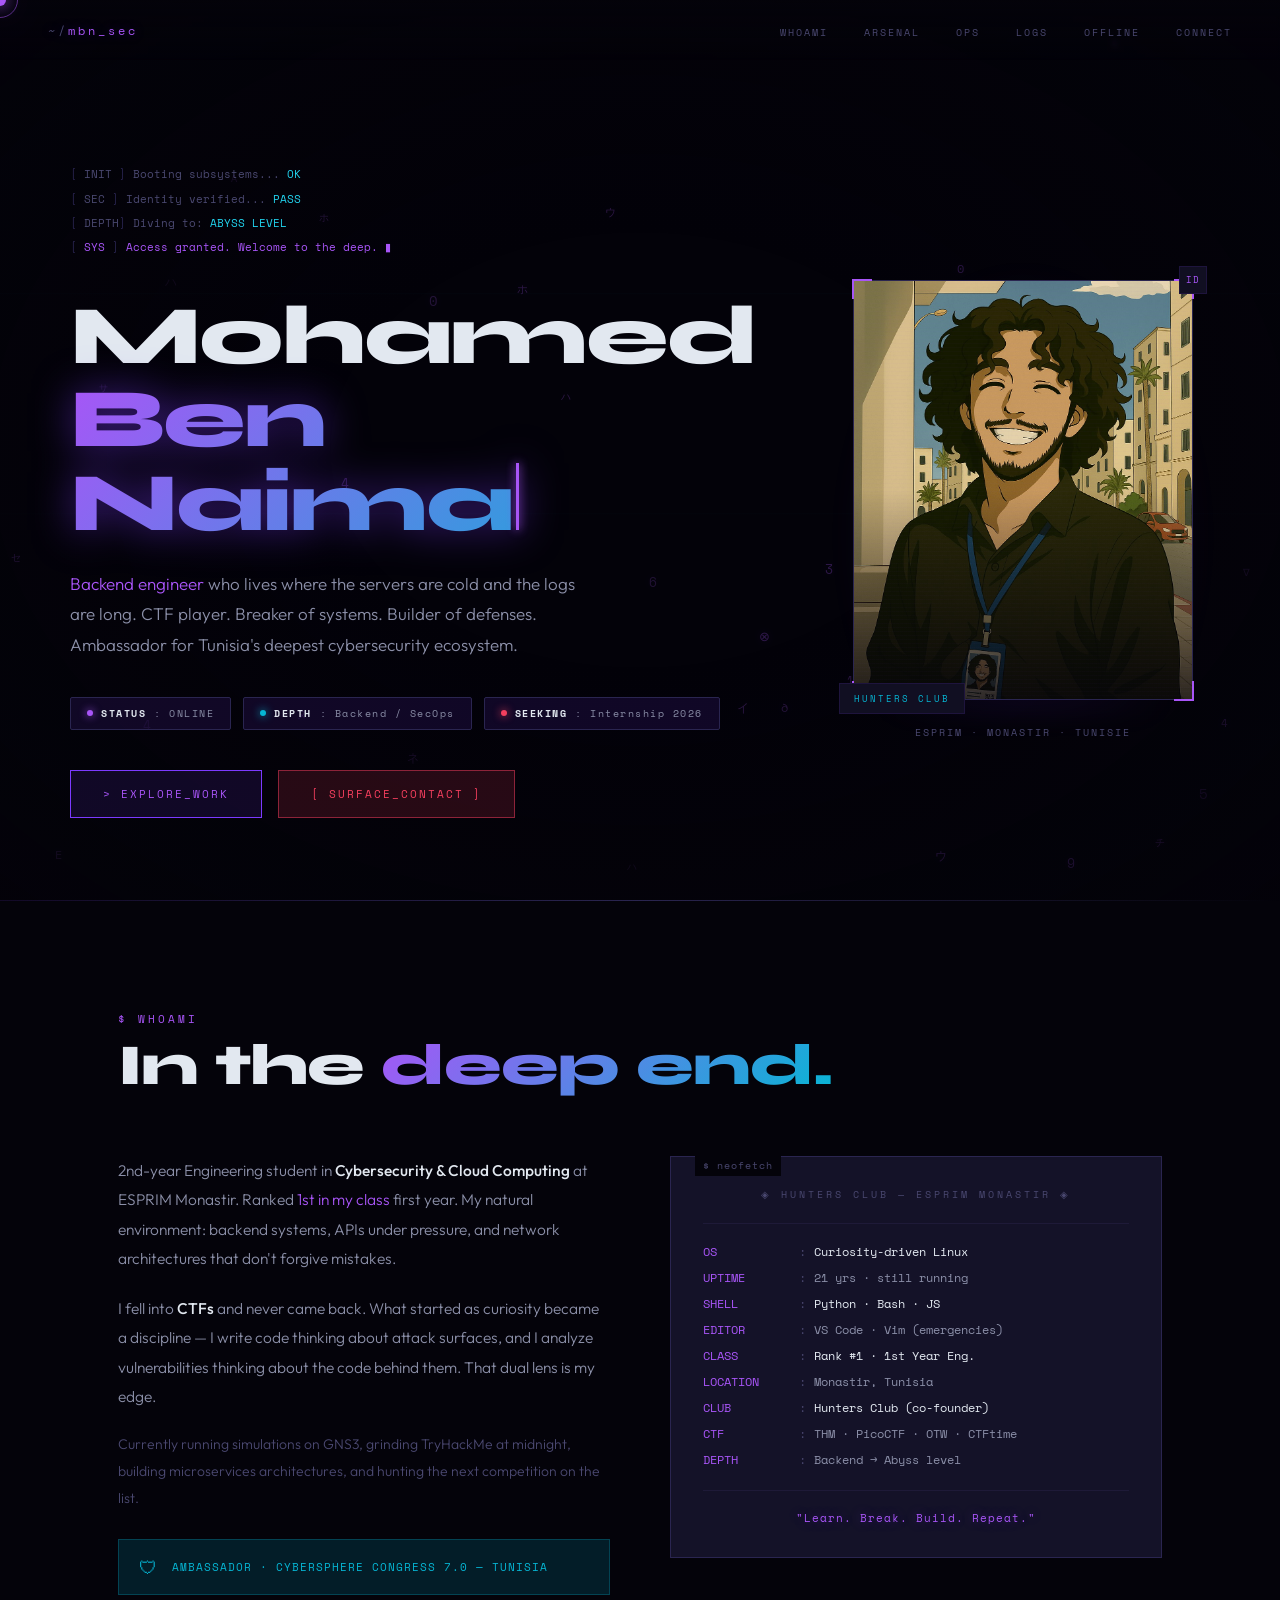
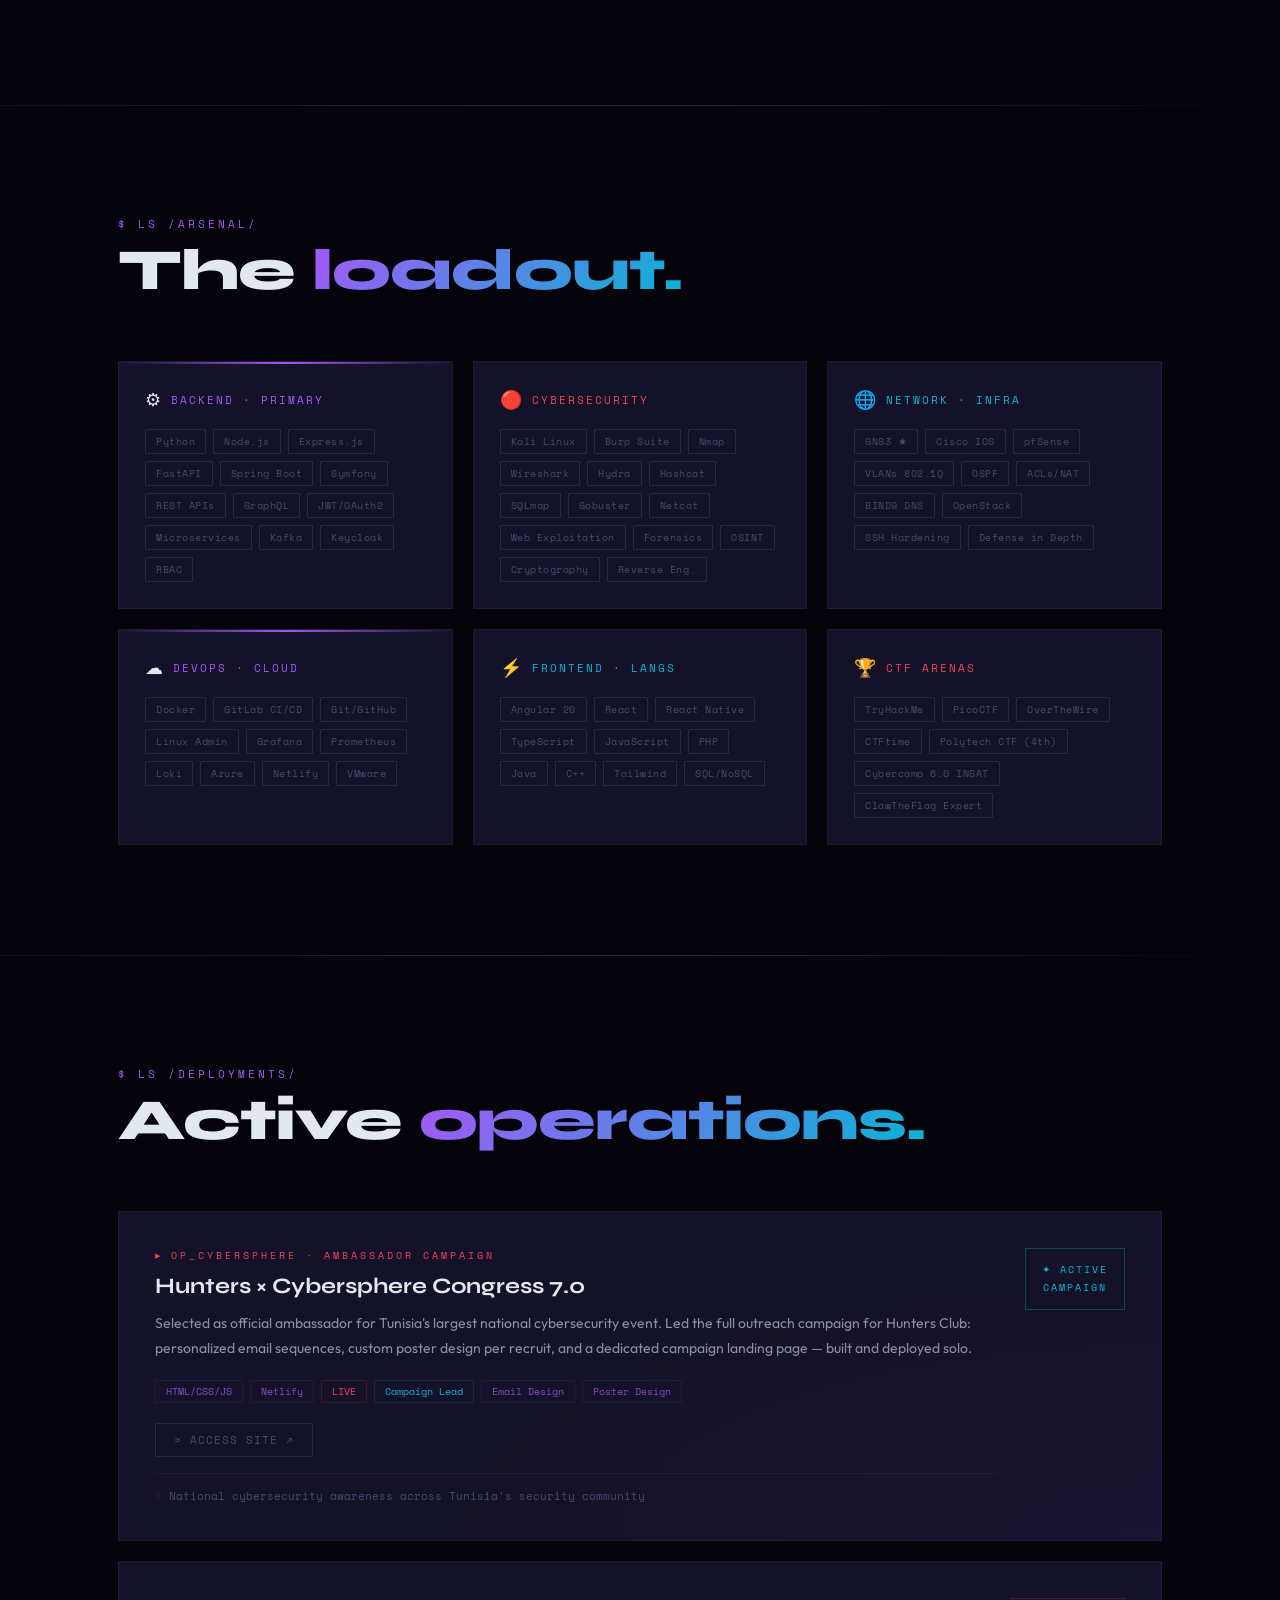
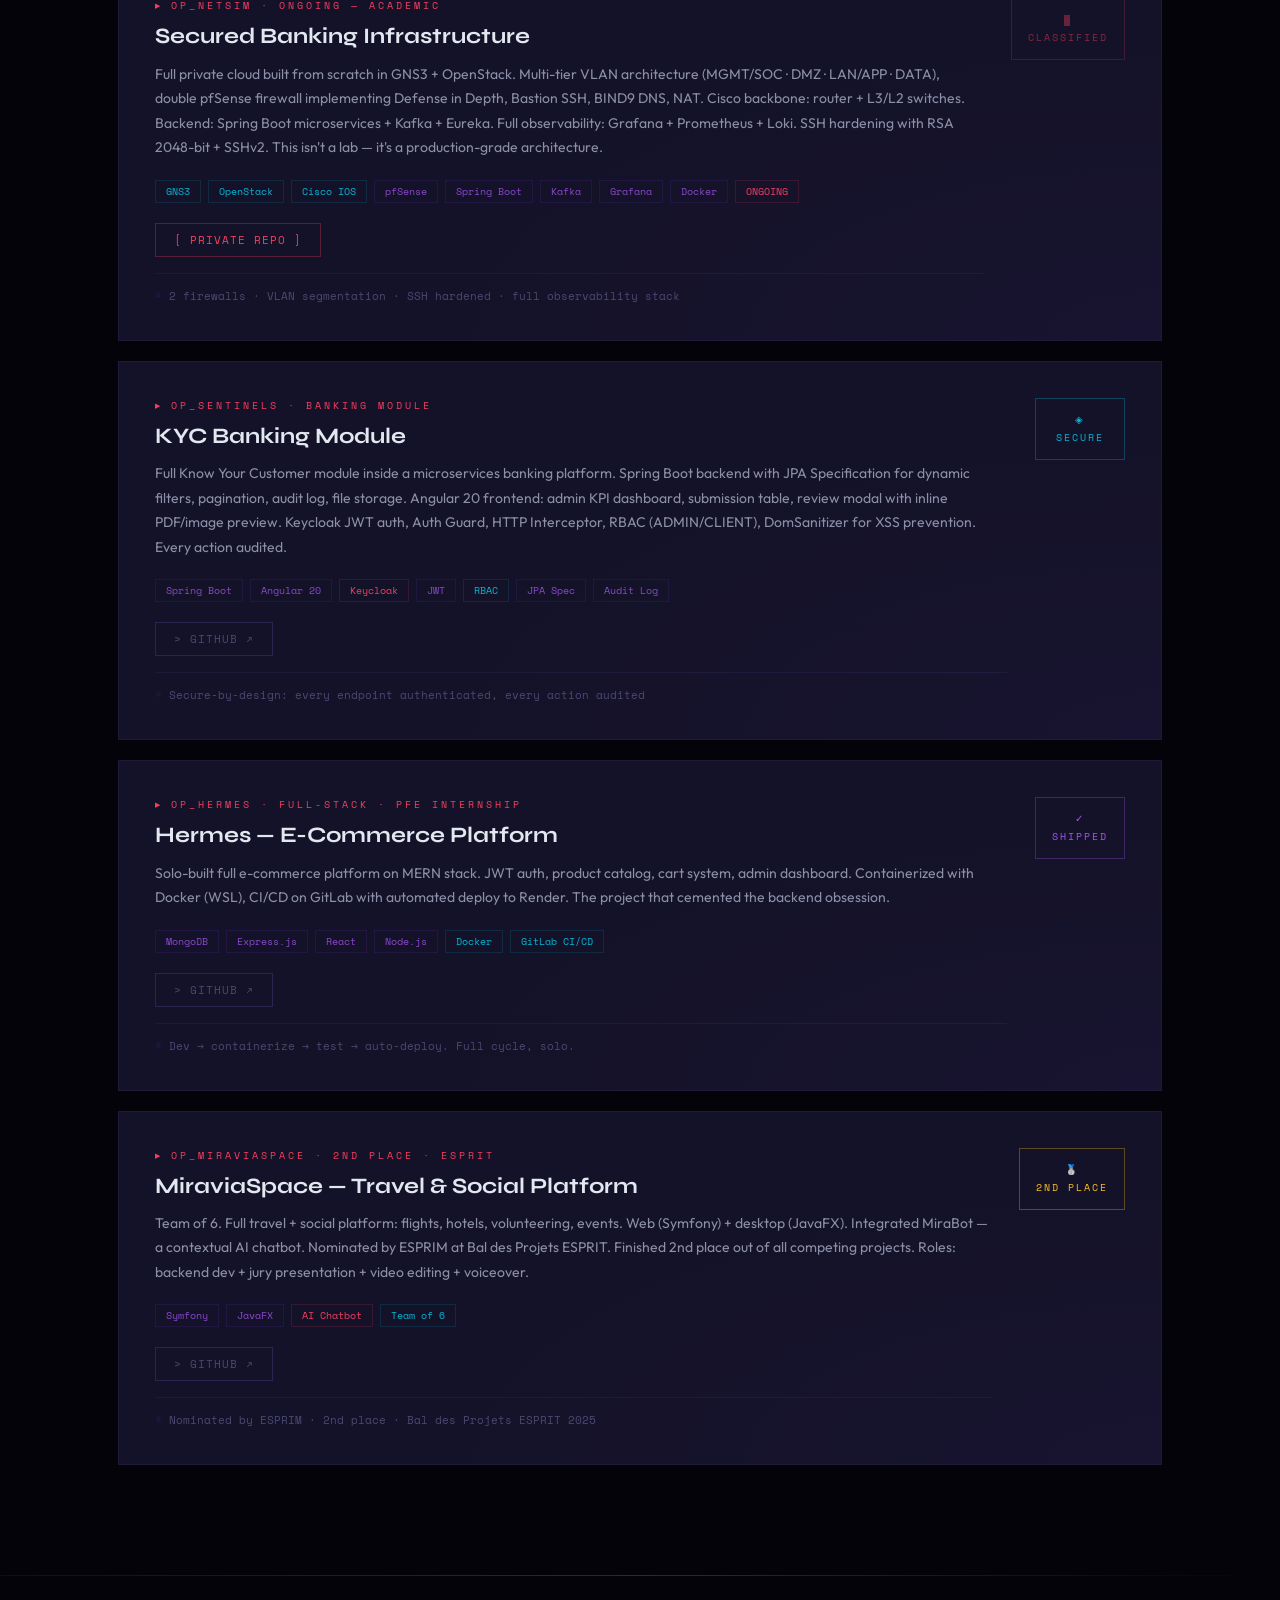
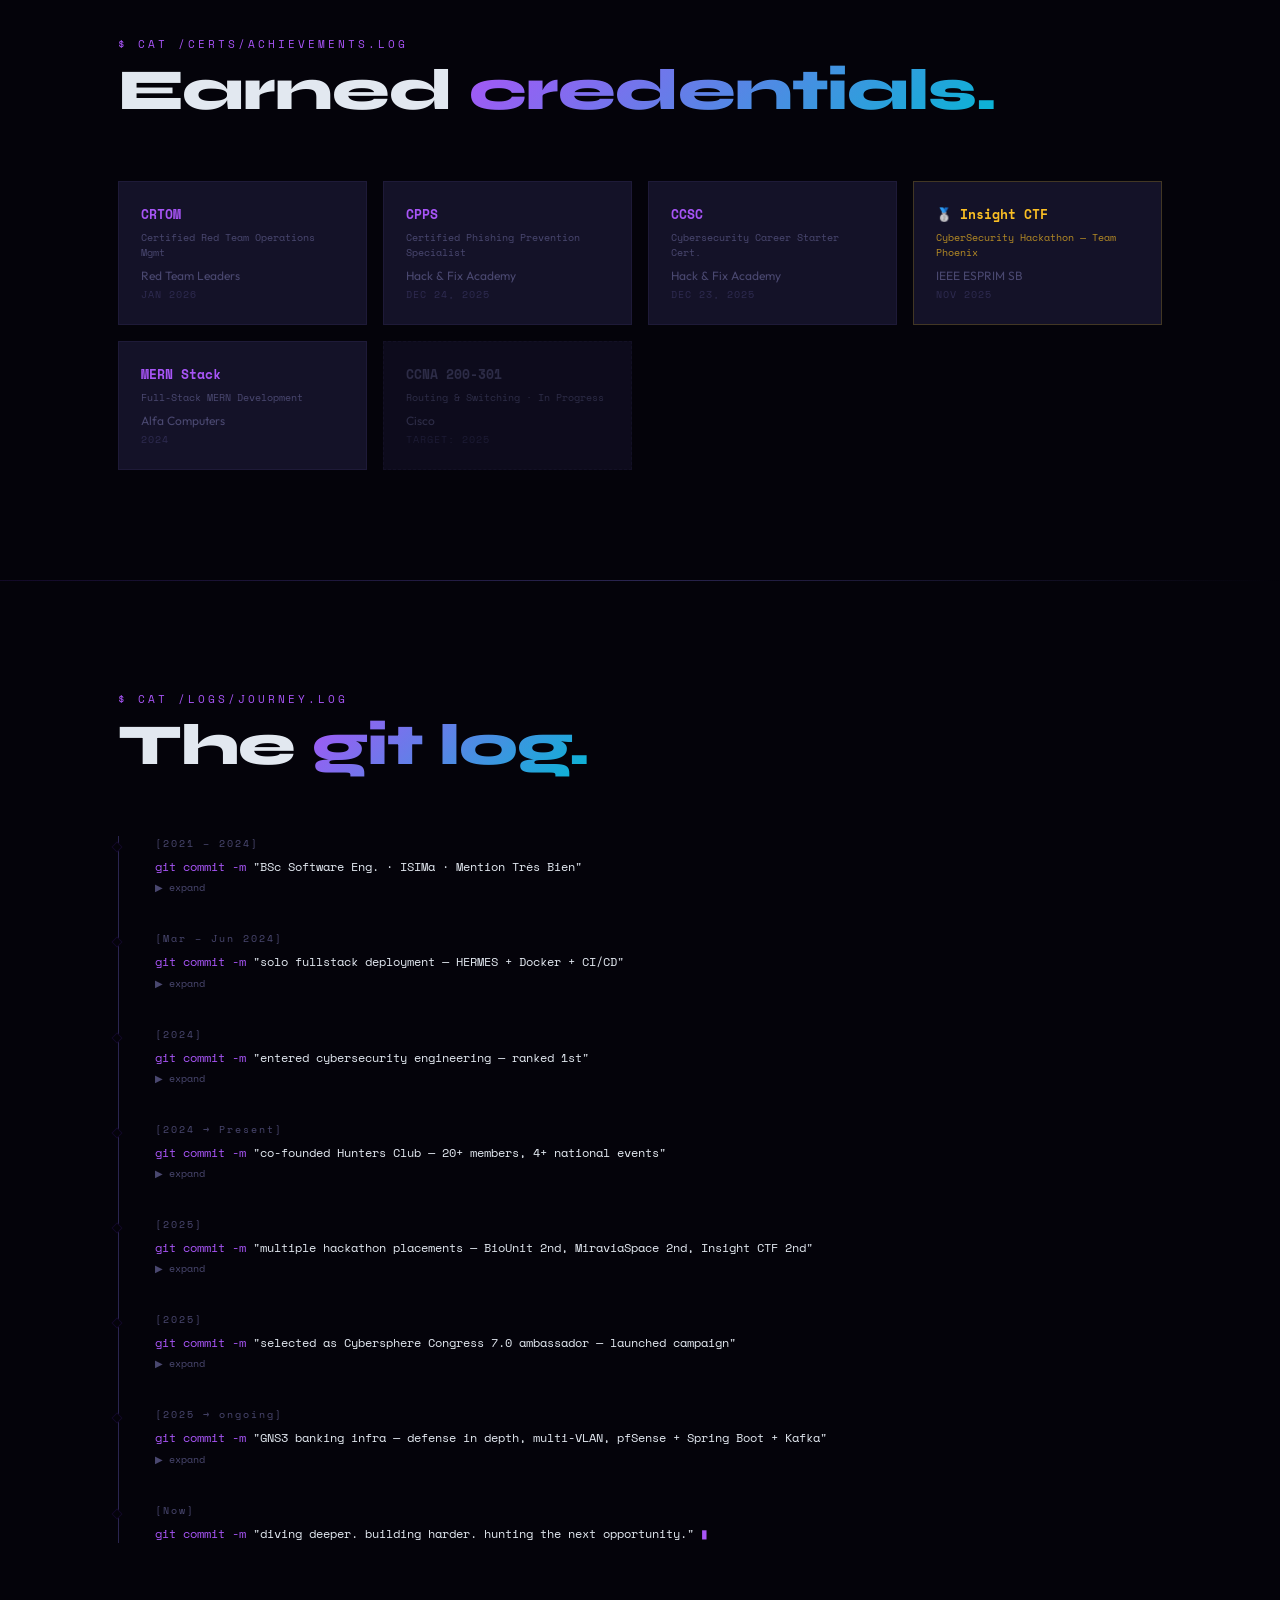
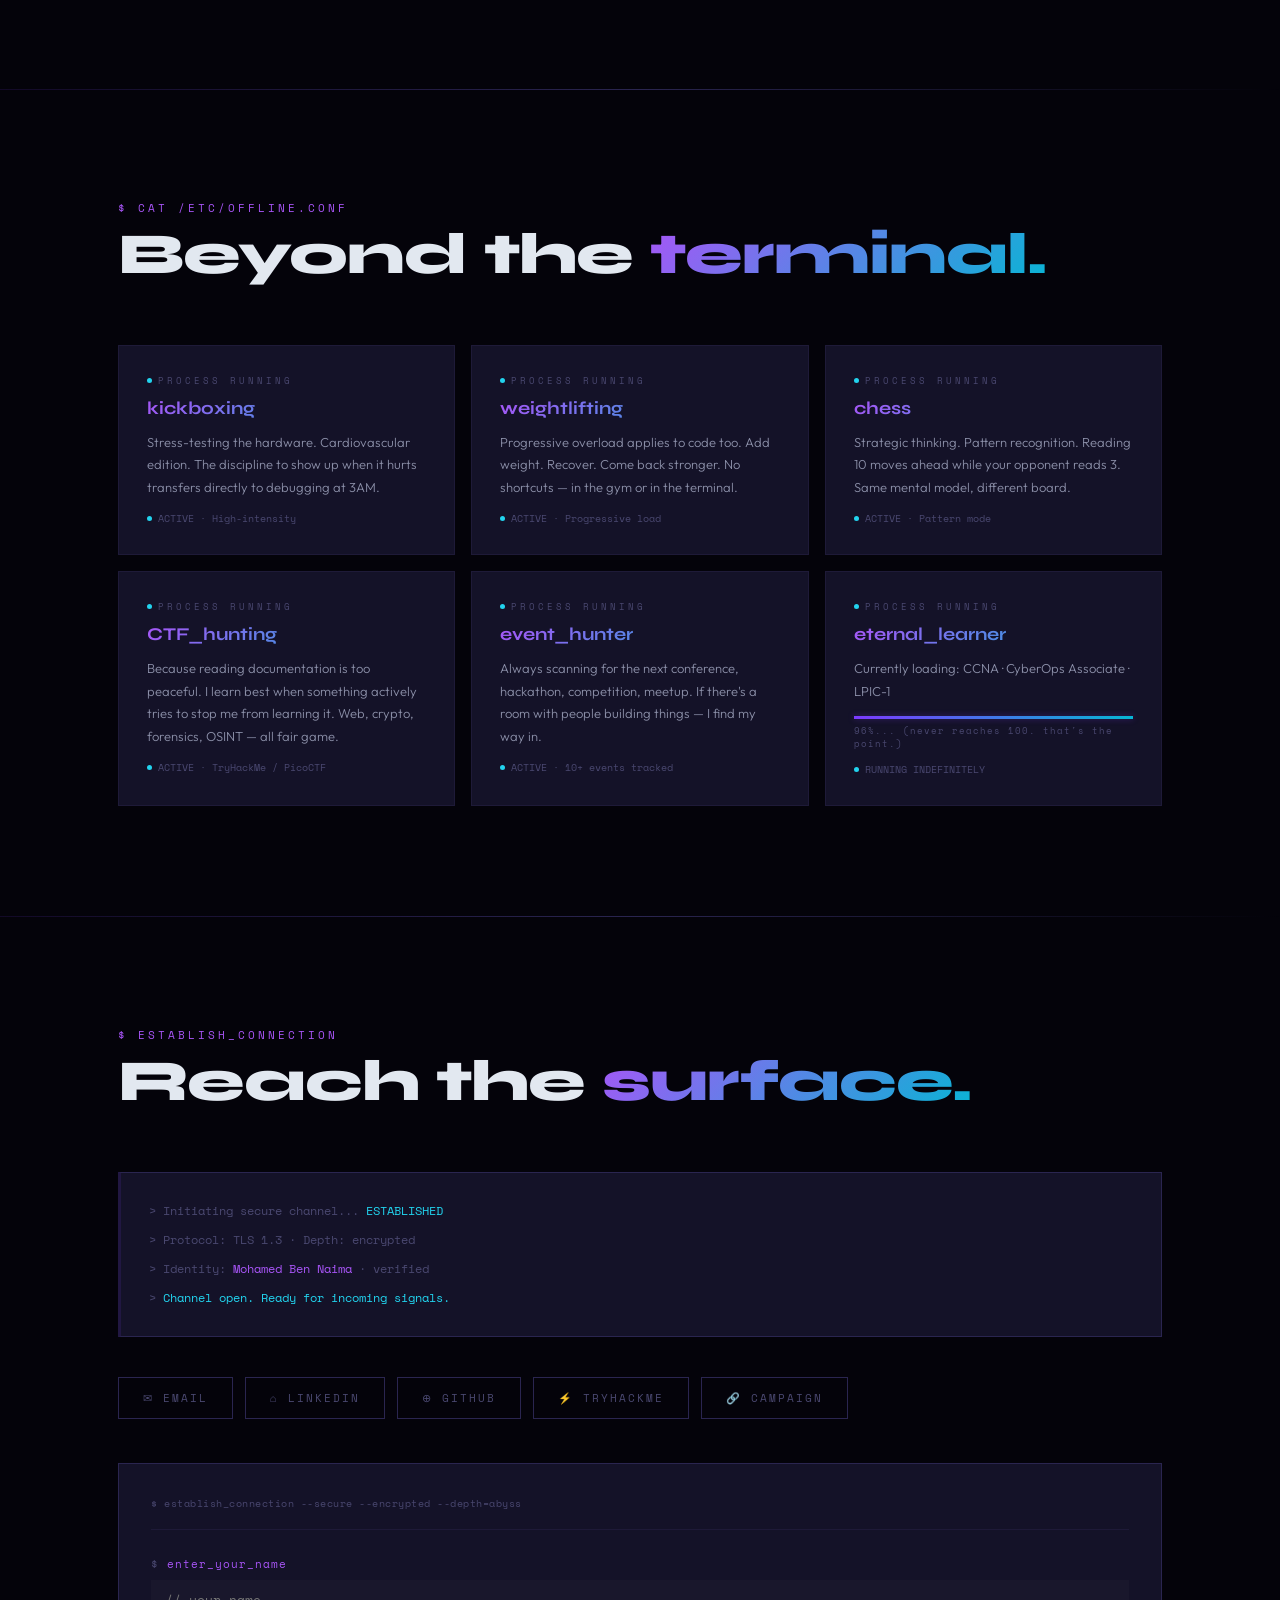
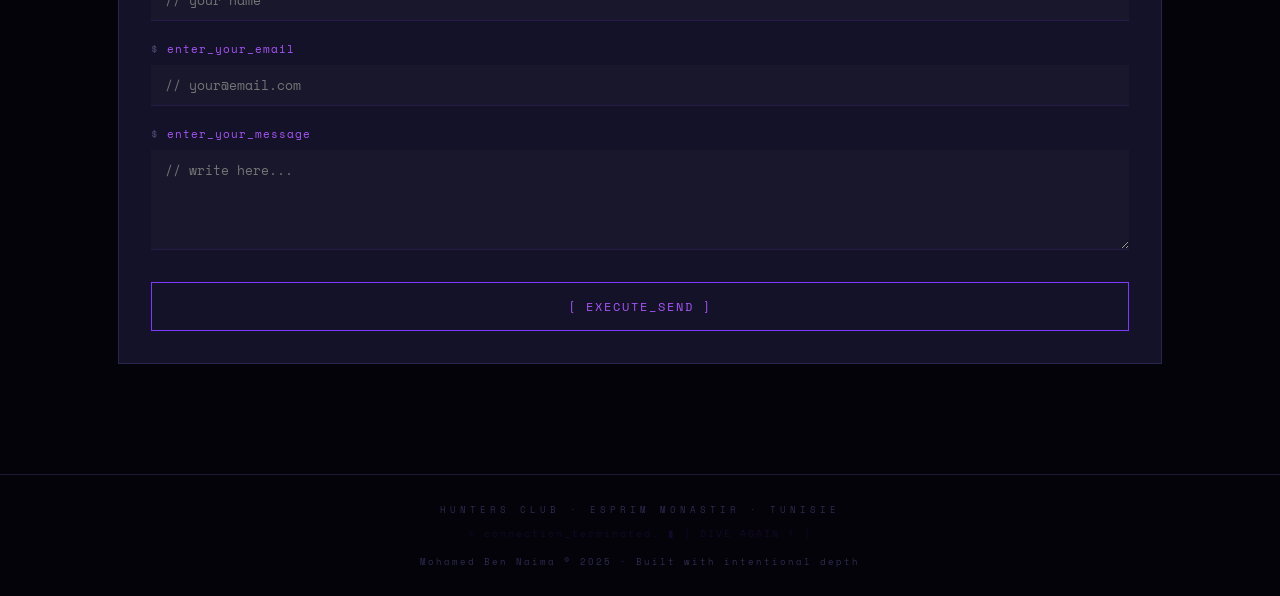
<file: oldest_version/index.html>
<!DOCTYPE html>
<html lang="en">
<head>
<meta charset="UTF-8">
<meta name="viewport" content="width=device-width, initial-scale=1.0">
<title>~/MBN | deep.exec</title>
<link rel="preconnect" href="https://fonts.googleapis.com">
<link href="https://fonts.googleapis.com/css2?family=Syne:wght@400;600;700;800&family=Space+Mono:wght@400;700&family=Outfit:wght@300;400;500&display=swap" rel="stylesheet">
<style>
:root {
  --void:       #04030a;
  --abyss:      #080614;
  --deep:       #0c0a1a;
  --surface:    #110f22;
  --card:       #141228;
  --border:     #1e1a38;
  --border2:    #2a2550;

  --neon:       #7c3aff;
  --neon-bright:#a855f7;
  --neon-glow:  rgba(124,58,255,0.35);
  --neon-dim:   rgba(124,58,255,0.12);

  --cyan:       #06b6d4;
  --cyan-dim:   rgba(6,182,212,0.15);
  --cyan-glow:  rgba(6,182,212,0.4);

  --blue:       #1d4ed8;
  --blue-mid:   #3b82f6;
  --blue-dim:   rgba(59,130,246,0.12);

  --mist:       #e2e8f0;
  --fog:        #8b8fa8;
  --ghost:      #4a4870;
  --phantom:    #2e2b50;

  --danger:     #f43f5e;
  --danger-dim: rgba(244,63,94,0.15);

  --font-display: 'Syne', sans-serif;
  --font-mono:    'Space Mono', monospace;
  --font-body:    'Outfit', sans-serif;
}

*, *::before, *::after { box-sizing: border-box; margin: 0; padding: 0; }
html { scroll-behavior: smooth; font-size: 16px; }

body {
  background: var(--void);
  color: var(--mist);
  font-family: var(--font-body);
  overflow-x: hidden;
  cursor: none;
}

/* ─── CUSTOM CURSOR ─── */
#cur {
  position: fixed; pointer-events: none; z-index: 99999;
  width: 12px; height: 12px;
  border-radius: 50%;
  background: var(--neon-bright);
  mix-blend-mode: screen;
  transform: translate(-50%,-50%);
  transition: transform 0.08s, width 0.25s, height 0.25s, opacity 0.2s;
  box-shadow: 0 0 16px var(--neon-bright), 0 0 40px var(--neon-glow);
}
#cur-ring {
  position: fixed; pointer-events: none; z-index: 99998;
  width: 36px; height: 36px;
  border-radius: 50%;
  border: 1px solid rgba(168,85,247,0.5);
  transform: translate(-50%,-50%);
  transition: left 0.12s, top 0.12s, width 0.3s, height 0.3s, border-color 0.3s;
}
body.cursor-hover #cur { width: 6px; height: 6px; }
body.cursor-hover #cur-ring { width: 56px; height: 56px; border-color: var(--neon-bright); }

/* ─── OCEAN CANVAS ─── */
#ocean-canvas {
  position: fixed; inset: 0;
  z-index: 0;
  pointer-events: none;
}

/* ─── DEPTH VIGNETTE ─── */
.vignette {
  position: fixed; inset: 0; z-index: 1; pointer-events: none;
  background: radial-gradient(ellipse 80% 80% at 50% 50%, transparent 30%, rgba(4,3,10,0.7) 100%);
}

/* ─── SCROLL PROGRESS ─── */
#prog {
  position: fixed; top: 0; left: 0; height: 2px; z-index: 9999;
  background: linear-gradient(90deg, var(--neon), var(--cyan));
  box-shadow: 0 0 8px var(--neon-bright);
  transition: width 0.1s;
}

/* ─── NAV ─── */
nav {
  position: fixed; top: 0; width: 100%;
  padding: 20px 48px;
  display: flex; justify-content: space-between; align-items: center;
  z-index: 5000;
  background: linear-gradient(180deg, rgba(4,3,10,0.92) 0%, transparent);
  backdrop-filter: blur(2px);
}
.nav-brand {
  font-family: var(--font-mono);
  font-size: 12px; letter-spacing: 3px;
  color: var(--neon-bright);
  text-shadow: 0 0 12px var(--neon-glow);
}
.nav-brand span { color: var(--ghost); }
.nav-links { display: flex; gap: 36px; list-style: none; }
.nav-links a {
  font-family: var(--font-mono); font-size: 10px; letter-spacing: 2px;
  color: var(--ghost); text-decoration: none; text-transform: uppercase;
  transition: color 0.3s, text-shadow 0.3s;
  position: relative;
}
.nav-links a::after {
  content: ''; position: absolute; bottom: -4px; left: 0; right: 0;
  height: 1px; background: var(--neon-bright);
  transform: scaleX(0); transition: transform 0.3s; transform-origin: left;
}
.nav-links a:hover { color: var(--neon-bright); text-shadow: 0 0 10px var(--neon-glow); }
.nav-links a:hover::after { transform: scaleX(1); }
.nav-ham { display: none; flex-direction: column; gap: 5px; cursor: pointer; }
.nav-ham span { width: 22px; height: 1px; background: var(--neon); display: block; }

/* ─── SECTIONS ─── */
.section-wrap {
  position: relative; z-index: 2;
  max-width: 1140px; margin: 0 auto;
  padding: 110px 48px;
}
.sec-label {
  font-family: var(--font-mono); font-size: 11px;
  color: var(--neon-bright); letter-spacing: 3px; text-transform: uppercase;
  margin-bottom: 8px; opacity: 0.8;
}
.sec-title {
  font-family: var(--font-display); font-size: clamp(34px,5vw,58px);
  font-weight: 800; line-height: 1.05;
  color: var(--mist); margin-bottom: 60px;
  letter-spacing: -1px;
}
.sec-title .grad {
  background: linear-gradient(135deg, var(--neon-bright), var(--cyan));
  -webkit-background-clip: text; -webkit-text-fill-color: transparent;
  background-clip: text;
}
.sec-rule {
  width: 100%; height: 1px;
  background: linear-gradient(90deg, var(--neon-dim), var(--border2), transparent);
  margin: 0 auto 0; position: relative; z-index: 2;
}

/* ─── HERO ─── */
#hero {
  min-height: 100vh; display: flex; align-items: center;
  position: relative; overflow: hidden;
  padding: 0 48px;
}
.hero-inner {
  max-width: 1140px; margin: 0 auto; width: 100%;
  display: grid; grid-template-columns: 1fr 1fr;
  gap: 80px; align-items: center;
  padding-top: 80px;
  position: relative; z-index: 2;
}
.hero-left {}
.boot-seq {
  font-family: var(--font-mono); font-size: 11px;
  color: var(--ghost); line-height: 2.2; margin-bottom: 36px;
}
.boot-line { opacity: 0; animation: riseIn 0.4s forwards; }
.boot-line:nth-child(1){animation-delay:0.3s}
.boot-line:nth-child(2){animation-delay:0.8s}
.boot-line:nth-child(3){animation-delay:1.3s}
.boot-line:nth-child(4){animation-delay:1.8s; color:var(--neon-bright);}
.b-ok { color: #22d3ee; }
.b-warn { color: var(--neon-bright); }
.hero-name {
  font-family: var(--font-display);
  font-size: clamp(44px,6.5vw,84px);
  font-weight: 800; line-height: 1.0; letter-spacing: -2px;
  opacity: 0; animation: riseIn 0.7s 2.3s forwards;
}
.hero-name .line1 { color: var(--mist); display: block; }
.hero-name .line2 {
  display: block;
  background: linear-gradient(135deg, var(--neon-bright) 0%, var(--cyan) 100%);
  -webkit-background-clip: text; -webkit-text-fill-color: transparent;
  background-clip: text;
  text-shadow: none;
  filter: drop-shadow(0 0 20px rgba(124,58,255,0.5));
}
.cursor-blink {
  display: inline-block; width: 3px; height: 0.8em;
  background: var(--neon-bright); margin-left: 4px;
  vertical-align: baseline; animation: blink 1s step-end infinite;
  box-shadow: 0 0 10px var(--neon-bright);
}
.hero-sub {
  font-family: var(--font-body); font-size: 17px; font-weight: 300;
  color: var(--fog); line-height: 1.8; margin-top: 24px; max-width: 520px;
  opacity: 0; animation: riseIn 0.7s 2.9s forwards;
}
.hero-sub em { color: var(--neon-bright); font-style: normal; }
.hero-status {
  display: flex; flex-wrap: wrap; gap: 12px; margin-top: 36px;
  opacity: 0; animation: riseIn 0.7s 3.3s forwards;
}
.stat-pill {
  font-family: var(--font-mono); font-size: 10px; letter-spacing: 1.5px;
  padding: 8px 16px;
  border: 1px solid var(--border2);
  background: var(--neon-dim);
  color: var(--fog);
  display: flex; align-items: center; gap: 8px;
  border-radius: 2px;
}
.stat-dot {
  width: 6px; height: 6px; border-radius: 50%;
  background: var(--neon-bright);
  box-shadow: 0 0 8px var(--neon-bright);
  animation: pulseDot 2s infinite;
}
.stat-dot.c { background: var(--cyan); box-shadow: 0 0 8px var(--cyan); }
.stat-dot.d { background: var(--danger); box-shadow: 0 0 8px var(--danger); }
.stat-val { color: var(--mist); font-weight: 700; }
.hero-ctas {
  display: flex; gap: 16px; margin-top: 40px; flex-wrap: wrap;
  opacity: 0; animation: riseIn 0.7s 3.7s forwards;
}
.btn-A {
  font-family: var(--font-mono); font-size: 11px; letter-spacing: 2px;
  padding: 15px 32px; text-decoration: none; cursor: none;
  border: 1px solid var(--neon);
  color: var(--neon-bright); background: var(--neon-dim);
  position: relative; overflow: hidden;
  transition: color 0.35s, box-shadow 0.35s;
}
.btn-A::before {
  content:''; position:absolute; inset:0;
  background: linear-gradient(135deg,var(--neon),var(--blue-mid));
  transform:translateX(-102%); transition:transform 0.35s cubic-bezier(.4,0,.2,1);
}
.btn-A:hover { color: #fff; box-shadow: 0 0 24px var(--neon-glow); }
.btn-A:hover::before { transform:translateX(0); }
.btn-A span { position:relative; z-index:1; }
.btn-B {
  font-family: var(--font-mono); font-size: 11px; letter-spacing: 2px;
  padding: 15px 32px; text-decoration: none; cursor: none;
  border: 1px solid rgba(244,63,94,0.5);
  color: var(--danger); background: var(--danger-dim);
  transition: box-shadow 0.3s, border-color 0.3s;
}
.btn-B:hover { box-shadow: 0 0 20px rgba(244,63,94,0.3); border-color: var(--danger); }

/* Photo */
.hero-right {
  display: flex; align-items: center; justify-content: center;
  opacity: 0; animation: riseIn 0.8s 2.6s forwards;
}
.photo-wrap {
  position: relative; width: 340px; height: 420px;
}
.photo-frame {
  width: 100%; height: 100%;
  border: 1px solid var(--border2);
  overflow: hidden; position: relative;
  background: var(--card);
}
.photo-frame img {
  width: 100%; height: 100%;
  object-fit: cover;
  filter: saturate(0.8) contrast(1.05);
  display: block;
}
.photo-frame::before {
  content:''; position:absolute; inset:0; z-index:2;
  background: linear-gradient(180deg, transparent 50%, rgba(4,3,10,0.8) 100%);
}
.photo-frame::after {
  content:''; position:absolute; inset:0; z-index:3;
  background: repeating-linear-gradient(0deg,transparent,transparent 3px,rgba(124,58,255,0.02) 3px,rgba(124,58,255,0.02) 4px);
}
.photo-corner {
  position: absolute; width: 20px; height: 20px;
  border-color: var(--neon-bright); border-style: solid;
}
.photo-corner.tl { top:-1px; left:-1px; border-width: 2px 0 0 2px; }
.photo-corner.tr { top:-1px; right:-1px; border-width: 2px 2px 0 0; }
.photo-corner.bl { bottom:-1px; left:-1px; border-width: 0 0 2px 2px; }
.photo-corner.br { bottom:-1px; right:-1px; border-width: 0 2px 2px 0; }
.photo-tag {
  position: absolute; bottom: -40px; left: 0; right: 0;
  font-family: var(--font-mono); font-size: 10px;
  color: var(--ghost); letter-spacing: 2px; text-align: center;
}
.photo-glow {
  position: absolute; inset: -20px; z-index: -1;
  background: radial-gradient(ellipse at 50% 60%, rgba(124,58,255,0.15), transparent 70%);
  filter: blur(10px);
}
.photo-orbit {
  position: absolute; top: -14px; right: -14px;
  width: 28px; height: 28px; z-index: 10;
  border: 1px solid var(--neon-dim);
  background: var(--surface);
  display: flex; align-items: center; justify-content: center;
  font-family: var(--font-mono); font-size: 9px; color: var(--neon-bright);
  letter-spacing: 1px;
  animation: orbitPulse 3s ease-in-out infinite;
}
.photo-badge {
  position: absolute; bottom: -14px; left: -14px; z-index: 10;
  background: var(--surface); border: 1px solid var(--neon-dim);
  padding: 8px 14px;
  font-family: var(--font-mono); font-size: 9px; color: var(--cyan);
  letter-spacing: 2px;
}

/* ─── WHOAMI ─── */
.about-grid { display: grid; grid-template-columns: 1fr 1fr; gap: 60px; align-items: start; }
.about-bio p {
  font-size: 15.5px; color: var(--fog); line-height: 1.9; margin-bottom: 20px;
  font-weight: 300;
}
.about-bio p strong { color: var(--mist); font-weight: 500; }
.about-bio em { color: var(--neon-bright); font-style: normal; }
.highlight-chip {
  display: inline-block; color: var(--cyan);
  border-bottom: 1px dashed var(--cyan); cursor: default;
  transition: color 0.2s;
}
.ambassador-bar {
  margin-top: 28px; padding: 14px 20px;
  border: 1px solid rgba(6,182,212,0.25);
  background: var(--cyan-dim);
  display: flex; align-items: center; gap: 14px;
  font-family: var(--font-mono); font-size: 11px;
  color: var(--cyan); letter-spacing: 1px;
}
.ab-icon { font-size: 18px; }
.neofetch {
  background: var(--card); border: 1px solid var(--border2);
  padding: 28px 32px; font-family: var(--font-mono); font-size: 12px;
  line-height: 2; position: relative;
}
.neofetch::before {
  content: '$ neofetch'; position: absolute; top: -1px; left: 24px;
  background: var(--void); padding: 0 8px;
  font-size: 10px; color: var(--ghost); letter-spacing: 1px;
}
.nf-top {
  text-align: center; padding-bottom: 18px; margin-bottom: 16px;
  border-bottom: 1px solid var(--border);
  font-size: 10px; color: var(--ghost); letter-spacing: 3px;
}
.nf-row { display: flex; gap: 8px; margin-bottom: 2px; }
.nf-k { color: var(--neon-bright); min-width: 88px; }
.nf-s { color: var(--ghost); }
.nf-v { color: var(--fog); }
.nf-v.b { color: var(--mist); }
.nf-motto {
  margin-top: 18px; padding-top: 16px; border-top: 1px solid var(--border);
  color: var(--neon-bright); font-size: 11px; text-align: center;
  letter-spacing: 1px; text-shadow: 0 0 12px var(--neon-glow);
}

/* ─── SKILLS ─── */
.skills-grid { display: grid; grid-template-columns: repeat(3,1fr); gap: 20px; }
.skill-mod {
  background: var(--card); border: 1px solid var(--border);
  padding: 26px; position: relative; overflow: hidden;
  transition: transform 0.3s, border-color 0.3s;
}
.skill-mod::before {
  content:''; position:absolute; top:0; left:0; right:0; height:2px;
  opacity:0; transition:opacity 0.3s;
}
.skill-mod:hover { transform:translateY(-3px); }
.skill-mod.purple::before { background:linear-gradient(90deg,transparent,var(--neon-bright),transparent); }
.skill-mod.purple:hover { border-color: rgba(168,85,247,0.4); }
.skill-mod.purple::before, .skill-mod.purple:hover::before { opacity:1; }
.skill-mod.cyan::before { background:linear-gradient(90deg,transparent,var(--cyan),transparent); }
.skill-mod.cyan:hover { border-color: rgba(6,182,212,0.4); }
.skill-mod.cyan:hover::before { opacity:1; }
.skill-mod.red::before { background:linear-gradient(90deg,transparent,var(--danger),transparent); }
.skill-mod.red:hover { border-color: rgba(244,63,94,0.35); }
.skill-mod.red:hover::before { opacity:1; }
.mod-head { display:flex; align-items:center; gap:10px; margin-bottom:18px; }
.mod-ico { font-size:18px; }
.mod-title { font-family:var(--font-mono); font-size:11px; letter-spacing:2px; }
.skill-mod.purple .mod-title { color:var(--neon-bright); }
.skill-mod.cyan .mod-title { color:var(--cyan); }
.skill-mod.red .mod-title { color:var(--danger); }
.tag-cloud { display:flex; flex-wrap:wrap; gap:7px; }
.tag {
  font-family:var(--font-mono); font-size:10px;
  padding:4px 10px; border:1px solid var(--border2);
  color:var(--ghost); letter-spacing:0.5px;
  transition:all 0.2s; border-radius:1px;
}
.skill-mod.purple .tag:hover { border-color:var(--neon); color:var(--neon-bright); background:var(--neon-dim); }
.skill-mod.cyan .tag:hover { border-color:var(--cyan); color:var(--cyan); background:var(--cyan-dim); }
.skill-mod.red .tag:hover { border-color:var(--danger); color:var(--danger); background:var(--danger-dim); }

/* ─── PROJECTS ─── */
.projects-list { display:grid; gap:20px; }
.proj-card {
  background:var(--card); border:1px solid var(--border);
  padding:36px; display:grid; grid-template-columns:1fr auto;
  gap:28px; align-items:start;
  transition:border-color 0.3s;
  position:relative; overflow:hidden;
}
.proj-card::after {
  content:''; position:absolute; inset:0;
  background:radial-gradient(ellipse 70% 80% at 100% 100%,rgba(124,58,255,0.04),transparent);
  pointer-events:none;
}
.proj-card:hover { border-color:rgba(168,85,247,0.3); }
.op-tag {
  font-family:var(--font-mono); font-size:10px;
  color:var(--danger); letter-spacing:3px; margin-bottom:10px;
  display:flex; align-items:center; gap:8px;
}
.op-tag::before { content:"▶"; font-size:7px; animation:blink 1.5s infinite; }
.p-title {
  font-family:var(--font-display); font-size:22px; font-weight:700;
  color:var(--mist); margin-bottom:12px; line-height:1.2;
}
.p-desc { font-size:14px; color:var(--fog); line-height:1.75; margin-bottom:20px; }
.p-tags { display:flex; flex-wrap:wrap; gap:7px; margin-bottom:20px; }
.p-tag {
  font-family:var(--font-mono); font-size:10px;
  padding:3px 10px; border:1px solid var(--neon-dim);
  color:rgba(168,85,247,0.8);
}
.p-tag.c { border-color:var(--cyan-dim); color:var(--cyan); }
.p-tag.r { border-color:var(--danger-dim); color:var(--danger); }
.p-links { display:flex; gap:12px; flex-wrap:wrap; }
.p-link {
  font-family:var(--font-mono); font-size:11px;
  padding:8px 18px; border:1px solid var(--border2);
  color:var(--ghost); text-decoration:none; letter-spacing:1px;
  transition:all 0.2s; cursor:none;
}
.p-link:hover { border-color:var(--neon); color:var(--neon-bright); background:var(--neon-dim); }
.p-link.cls { border-color:rgba(244,63,94,0.3); color:var(--danger); }
.p-impact {
  font-family:var(--font-mono); font-size:11px; color:var(--ghost);
  border-top:1px solid var(--border); padding-top:14px; margin-top:16px;
}
.p-impact::before { content:"# "; color:var(--neon-dim); }
.p-badge {
  font-family:var(--font-mono); font-size:10px; letter-spacing:2px;
  padding:12px 16px; border:1px solid var(--border2);
  color:var(--ghost); text-align:center; line-height:1.8;
  white-space:nowrap; min-width:90px;
}
.p-badge.live { border-color:rgba(6,182,212,0.3); color:var(--cyan); }
.p-badge.cls-b { border-color:rgba(244,63,94,0.2); color:rgba(244,63,94,0.5); }
.p-badge.gold { border-color:rgba(250,204,21,0.3); color:#fbbf24; }
.p-badge.ship { border-color:rgba(168,85,247,0.3); color:var(--neon-bright); }

/* ─── CERTS ─── */
.certs-row { display:grid; grid-template-columns:repeat(auto-fit,minmax(240px,1fr)); gap:16px; }
.cert {
  background:var(--card); border:1px solid var(--border);
  padding:22px; transition:border-color 0.3s, transform 0.2s;
}
.cert:hover { border-color:rgba(168,85,247,0.35); transform:translateY(-2px); }
.cert-name {
  font-family:var(--font-mono); font-size:13px; font-weight:700;
  color:var(--neon-bright); margin-bottom:6px;
}
.cert-full { font-family:var(--font-mono); font-size:10px; color:var(--ghost); margin-bottom:8px; }
.cert-by { font-size:12px; color:var(--ghost); margin-bottom:4px; }
.cert-date { font-family:var(--font-mono); font-size:10px; color:var(--phantom); letter-spacing:1px; }

/* ─── TIMELINE ─── */
.timeline {
  border-left:1px solid var(--border2); padding-left:36px; position:relative;
}
.tl-item {
  position:relative; margin-bottom:36px; cursor:pointer;
}
.tl-item::before {
  content:''; position:absolute; left:-42px; top:7px;
  width:8px; height:8px; border:1.5px solid var(--neon-dim);
  background:var(--void); transform:rotate(45deg);
  transition:background 0.2s, border-color 0.2s;
}
.tl-item:hover::before { background:var(--neon-dim); border-color:var(--neon-bright); }
.tl-yr {
  font-family:var(--font-mono); font-size:10px; color:var(--ghost);
  letter-spacing:2px; margin-bottom:6px;
}
.tl-msg {
  font-family:var(--font-mono); font-size:12px; color:var(--fog);
  line-height:1.6;
}
.tl-msg .cmd { color:var(--neon-bright); }
.tl-msg .msg { color:var(--mist); }
.tl-expand { font-family:var(--font-mono); font-size:10px; color:var(--ghost); margin-top:4px; }
.tl-detail {
  display:none; margin-top:12px; margin-left:8px;
  border-left:2px solid var(--neon-dim); padding:12px 16px;
  font-size:13px; color:var(--fog); line-height:1.8;
  background:var(--neon-dim);
}
.tl-item.open .tl-detail { display:block; }

/* ─── OFFLINE ─── */
.offline-grid { display:grid; grid-template-columns:repeat(3,1fr); gap:16px; }
.proc {
  background:var(--card); border:1px solid var(--border);
  padding:28px; position:relative; overflow:hidden;
  transition:border-color 0.35s, transform 0.35s;
}
.proc::before {
  content:''; position:absolute; top:0; left:0; width:2px; height:100%;
  background:linear-gradient(180deg,transparent,var(--neon),transparent);
  opacity:0; transition:opacity 0.35s;
}
.proc:hover { border-color:rgba(168,85,247,0.3); transform:translateY(-3px); }
.proc:hover::before { opacity:1; }
.proc-label {
  font-family:var(--font-mono); font-size:9px; letter-spacing:3px;
  color:var(--ghost); text-transform:uppercase; margin-bottom:10px;
  display:flex; align-items:center; gap:6px;
}
.proc-dot2 { width:5px; height:5px; border-radius:50%; background:#22d3ee; animation:pulseDot 2s infinite; }
.proc-name {
  font-family:var(--font-display); font-size:18px; font-weight:700;
  margin-bottom:12px;
  background:linear-gradient(135deg,var(--neon-bright),var(--cyan));
  -webkit-background-clip:text; -webkit-text-fill-color:transparent; background-clip:text;
}
.proc-desc { font-size:13px; color:var(--fog); line-height:1.75; font-weight:300; }
.proc-bar-wrap {
  margin-top:14px; position:relative;
}
.proc-bar-bg { width:100%; height:3px; background:var(--border2); }
.proc-bar-fill {
  height:100%;
  background:linear-gradient(90deg,var(--neon),var(--cyan));
  box-shadow:0 0 6px var(--neon-glow);
  animation:loadForever 4s ease-in-out infinite;
}
.proc-bar-label {
  font-family:var(--font-mono); font-size:9px; color:var(--ghost);
  margin-top:5px; letter-spacing:1px;
}
.proc-stat {
  font-family:var(--font-mono); font-size:10px; color:var(--ghost);
  margin-top:12px; display:flex; align-items:center; gap:6px;
}

/* ─── CONTACT ─── */
.contact-hs {
  background:var(--card); border:1px solid var(--border2);
  border-left:3px solid var(--neon-dim);
  padding:24px 28px; margin-bottom:40px;
  font-family:var(--font-mono); font-size:12px; color:var(--ghost); line-height:2.4;
}
.hs-ok { color:#22d3ee; }
.channels { display:flex; flex-wrap:wrap; gap:12px; margin-bottom:44px; }
.ch-btn {
  font-family:var(--font-mono); font-size:11px; letter-spacing:2px;
  padding:12px 24px; border:1px solid var(--border2);
  color:var(--ghost); text-decoration:none;
  display:flex; align-items:center; gap:8px;
  transition:all 0.25s; cursor:none;
}
.ch-btn:hover { border-color:var(--neon); color:var(--neon-bright); background:var(--neon-dim); box-shadow:0 0 16px var(--neon-glow); }
.term-form {
  background:var(--card); border:1px solid var(--border2);
  padding:32px; position:relative;
}
.term-form::before {
  content:"$ establish_connection --secure --encrypted --depth=abyss";
  display:block; font-family:var(--font-mono); font-size:10px;
  color:var(--ghost); margin-bottom:26px; padding-bottom:18px;
  border-bottom:1px solid var(--border); letter-spacing:0.5px;
}
.f-field { margin-bottom:20px; }
.f-label {
  font-family:var(--font-mono); font-size:11px; color:var(--neon-bright);
  display:block; margin-bottom:8px; letter-spacing:1px;
}
.f-label::before { content:"$ "; color:var(--ghost); }
.f-in, .f-ta {
  width:100%; background:rgba(255,255,255,0.02);
  border:none; border-bottom:1px solid var(--neon-dim);
  color:var(--mist); font-family:var(--font-mono); font-size:13px;
  padding:10px 14px; outline:none;
  transition:border-color 0.25s, background 0.25s;
}
.f-in:focus, .f-ta:focus {
  border-bottom-color:var(--neon-bright);
  background:var(--neon-dim);
}
.f-ta { resize:vertical; min-height:100px; }
.f-sub {
  width:100%; margin-top:8px; padding:15px;
  font-family:var(--font-mono); font-size:12px; letter-spacing:2px;
  background:transparent; border:1px solid var(--neon);
  color:var(--neon-bright); cursor:pointer;
  position:relative; overflow:hidden; transition:color 0.3s;
}
.f-sub::before {
  content:''; position:absolute; inset:0;
  background:linear-gradient(135deg,var(--neon),var(--blue-mid));
  transform:translateX(-101%); transition:transform 0.35s;
}
.f-sub:hover { color:#fff; }
.f-sub:hover::before { transform:translateX(0); }
.f-sub span { position:relative; z-index:1; }
.f-done {
  display:none; font-family:var(--font-mono); font-size:12px;
  color:#22d3ee; padding:16px; border:1px solid rgba(6,182,212,0.3);
  text-align:center; margin-top:14px;
}

/* ─── FOOTER ─── */
footer {
  position:relative; z-index:2;
  border-top:1px solid var(--border);
  padding:28px 48px; text-align:center;
  font-family:var(--font-mono); font-size:10px; color:var(--ghost); letter-spacing:2px;
}
.ft-top { cursor:none; color:var(--neon-dim); transition:color 0.2s; text-decoration:none; }
.ft-top:hover { color:var(--neon-bright); }
.ft-blink { animation:blink 1s step-end infinite; }

/* ─── EASTER EGG ─── */
#egg {
  display:none; position:fixed; inset:0; z-index:999999;
  background:rgba(4,3,10,0.97);
  align-items:center; justify-content:center; flex-direction:column;
  font-family:var(--font-mono);
}
#egg.show { display:flex; }
.egg-txt {
  font-size:13px; color:var(--neon-bright); text-align:center; line-height:2.4; max-width:520px;
}
.egg-close {
  margin-top:28px; font-size:11px; color:var(--ghost);
  cursor:pointer; letter-spacing:2px; transition:color 0.2s;
}
.egg-close:hover { color:var(--neon-bright); }

/* ─── REVEAL ─── */
.reveal { opacity:0; transform:translateY(28px); transition:opacity 0.7s ease, transform 0.7s ease; }
.reveal.in { opacity:1; transform:translateY(0); }

/* ─── ANIMATIONS ─── */
@keyframes riseIn { from{opacity:0;transform:translateY(16px)} to{opacity:1;transform:translateY(0)} }
@keyframes blink { 0%,100%{opacity:1} 50%{opacity:0} }
@keyframes pulseDot { 0%,100%{box-shadow:0 0 6px currentColor} 50%{box-shadow:0 0 14px currentColor} }
@keyframes orbitPulse { 0%,100%{box-shadow:0 0 0 rgba(124,58,255,0)} 50%{box-shadow:0 0 14px var(--neon-glow)} }
@keyframes loadForever { 0%{width:0%} 65%{width:96%} 80%{width:92%} 100%{width:96%} }

/* ─── MOBILE ─── */
@media(max-width:900px) {
  .hero-inner { grid-template-columns:1fr; padding-top:100px; }
  .hero-right { order:-1; }
  .photo-wrap { width:200px; height:250px; }
  .about-grid, .skills-grid, .offline-grid { grid-template-columns:1fr; }
  .skills-grid { grid-template-columns:repeat(2,1fr); }
  .proj-card { grid-template-columns:1fr; }
  .p-badge { display:none; }
  .section-wrap { padding:80px 24px; }
  nav { padding:16px 24px; }
  .nav-links { display:none; flex-direction:column; position:absolute; top:62px; left:0; right:0; background:rgba(4,3,10,0.97); padding:20px 24px; border-bottom:1px solid var(--border); gap:20px; }
  .nav-links.open { display:flex; }
  .nav-ham { display:flex; }
}
@media(max-width:600px) {
  .skills-grid { grid-template-columns:1fr; }
  .offline-grid { grid-template-columns:1fr 1fr; }
}
</style>
</head>
<body>

<div id="cur"></div>
<div id="cur-ring"></div>
<canvas id="ocean-canvas"></canvas>
<div class="vignette"></div>
<div id="prog"></div>

<!-- Easter Egg -->
<div id="egg">
  <div style="font-size:56px;margin-bottom:28px;filter:drop-shadow(0 0 20px var(--neon-bright))">🔒</div>
  <div class="egg-txt">
    <div style="color:var(--danger);letter-spacing:4px;margin-bottom:20px;font-size:16px;">INTRUSION DETECTED</div>
    > privilege_escalation... <span style="color:var(--danger)">BLOCKED</span><br>
    > origin: someone curious on portfolio<br>
    > threat_level: <span style="color:#fbbf24">MEDIUM</span> (nice try though)<br>
    > response: <span style="color:var(--neon-bright)">this is exactly why I build defenses.</span><br><br>
    <span style="color:var(--ghost)">The ocean is deep. Some things stay hidden.</span>
  </div>
  <div class="egg-close" onclick="document.getElementById('egg').classList.remove('show')">> [ ESC TO SURFACE ]</div>
</div>

<!-- Nav -->
<nav>
  <div class="nav-brand"><span>~/</span>mbn_sec</div>
  <div class="nav-ham" id="ham"><span></span><span></span><span></span></div>
  <ul class="nav-links" id="nav-ul">
    <li><a href="#whoami">whoami</a></li>
    <li><a href="#arsenal">arsenal</a></li>
    <li><a href="#ops">ops</a></li>
    <li><a href="#logs">logs</a></li>
    <li><a href="#offline">offline</a></li>
    <li><a href="#connect">connect</a></li>
  </ul>
</nav>

<!-- HERO -->
<section id="hero">
  <div class="hero-inner">
    <div class="hero-left">
      <div class="boot-seq">
        <div class="boot-line"><span style="color:var(--border2)">[</span> INIT <span style="color:var(--border2)">]</span> Booting subsystems... <span class="b-ok">OK</span></div>
        <div class="boot-line"><span style="color:var(--border2)">[</span> SEC  <span style="color:var(--border2)">]</span> Identity verified... <span class="b-ok">PASS</span></div>
        <div class="boot-line"><span style="color:var(--border2)">[</span> DEPTH<span style="color:var(--border2)">]</span> Diving to: <span class="b-ok">ABYSS LEVEL</span></div>
        <div class="boot-line"><span style="color:var(--border2)">[</span> SYS  <span style="color:var(--border2)">]</span> Access granted. <span class="b-warn">Welcome to the deep. ▮</span></div>
      </div>
      <div class="hero-name">
        <span class="line1">Mohamed</span>
        <span class="line2">Ben Naima<span class="cursor-blink"></span></span>
      </div>
      <div class="hero-sub">
        <em>Backend engineer</em> who lives where the servers are cold and the logs are long.
        CTF player. Breaker of systems. Builder of defenses.
        Ambassador for Tunisia's deepest cybersecurity ecosystem.
      </div>
      <div class="hero-status">
        <div class="stat-pill"><div class="stat-dot"></div><span class="stat-val">STATUS</span>: ONLINE</div>
        <div class="stat-pill"><div class="stat-dot c"></div><span class="stat-val">DEPTH</span>: Backend / SecOps</div>
        <div class="stat-pill"><div class="stat-dot d"></div><span class="stat-val">SEEKING</span>: Internship 2026</div>
      </div>
      <div class="hero-ctas">
        <a href="#ops" class="btn-A"><span>> EXPLORE_WORK</span></a>
        <a href="#connect" class="btn-B">[ SURFACE_CONTACT ]</a>
      </div>
    </div>
    <div class="hero-right">
      <div class="photo-wrap">
        <div class="photo-glow"></div>
        <div class="photo-frame">
          <img src="[data-uri]" alt="Mohamed Ben Naima">
        </div>
        <div class="photo-corner tl"></div>
        <div class="photo-corner tr"></div>
        <div class="photo-corner bl"></div>
        <div class="photo-corner br"></div>
        <div class="photo-orbit">ID</div>
        <div class="photo-badge">HUNTERS CLUB</div>
        <div class="photo-tag">ESPRIM · MONASTIR · TUNISIE</div>
      </div>
    </div>
  </div>
</section>

<div class="sec-rule"></div>

<!-- WHOAMI -->
<section id="whoami">
  <div class="section-wrap">
    <div class="sec-label reveal">$ whoami</div>
    <div class="sec-title reveal">In the <span class="grad">deep end.</span></div>
    <div class="about-grid">
      <div class="about-bio">
        <p class="reveal">
          2nd-year Engineering student in <strong>Cybersecurity &amp; Cloud Computing</strong> at ESPRIM Monastir. Ranked <em>1st in my class</em> first year. My natural environment: backend systems, APIs under pressure, and network architectures that don't forgive mistakes.
        </p>
        <p class="reveal">
          I fell into <strong>CTFs</strong> and never came back. What started as curiosity became a discipline — I write code thinking about attack surfaces, and I analyze vulnerabilities thinking about the code behind them. That dual lens is my edge.
        </p>
        <p class="reveal" style="font-size:14px;color:var(--ghost);">
          Currently running simulations on GNS3, grinding TryHackMe at midnight, building microservices architectures, and hunting the next competition on the list.
        </p>
        <div class="ambassador-bar reveal">
          <span class="ab-icon">🛡</span>
          AMBASSADOR · CYBERSPHERE CONGRESS 7.0 — TUNISIA
        </div>
      </div>
      <div class="neofetch reveal">
        <div class="nf-top">◈ HUNTERS CLUB — ESPRIM MONASTIR ◈</div>
        <div class="nf-row"><span class="nf-k">OS</span><span class="nf-s">:</span><span class="nf-v b">Curiosity-driven Linux</span></div>
        <div class="nf-row"><span class="nf-k">UPTIME</span><span class="nf-s">:</span><span class="nf-v">21 yrs · still running</span></div>
        <div class="nf-row"><span class="nf-k">SHELL</span><span class="nf-s">:</span><span class="nf-v b">Python · Bash · JS</span></div>
        <div class="nf-row"><span class="nf-k">EDITOR</span><span class="nf-s">:</span><span class="nf-v">VS Code · Vim (emergencies)</span></div>
        <div class="nf-row"><span class="nf-k">CLASS</span><span class="nf-s">:</span><span class="nf-v b">Rank #1 · 1st Year Eng.</span></div>
        <div class="nf-row"><span class="nf-k">LOCATION</span><span class="nf-s">:</span><span class="nf-v">Monastir, Tunisia</span></div>
        <div class="nf-row"><span class="nf-k">CLUB</span><span class="nf-s">:</span><span class="nf-v b">Hunters Club (co-founder)</span></div>
        <div class="nf-row"><span class="nf-k">CTF</span><span class="nf-s">:</span><span class="nf-v">THM · PicoCTF · OTW · CTFtime</span></div>
        <div class="nf-row"><span class="nf-k">DEPTH</span><span class="nf-s">:</span><span class="nf-v">Backend → Abyss level</span></div>
        <div class="nf-motto">"Learn. Break. Build. Repeat."</div>
      </div>
    </div>
  </div>
</section>

<div class="sec-rule"></div>

<!-- ARSENAL -->
<section id="arsenal">
  <div class="section-wrap">
    <div class="sec-label reveal">$ ls /arsenal/</div>
    <div class="sec-title reveal">The <span class="grad">loadout.</span></div>
    <div class="skills-grid">
      <div class="skill-mod purple reveal">
        <div class="mod-head"><span class="mod-ico">⚙</span><span class="mod-title">BACKEND · PRIMARY</span></div>
        <div class="tag-cloud">
          <span class="tag">Python</span><span class="tag">Node.js</span><span class="tag">Express.js</span>
          <span class="tag">FastAPI</span><span class="tag">Spring Boot</span><span class="tag">Symfony</span>
          <span class="tag">REST APIs</span><span class="tag">GraphQL</span><span class="tag">JWT/OAuth2</span>
          <span class="tag">Microservices</span><span class="tag">Kafka</span><span class="tag">Keycloak</span><span class="tag">RBAC</span>
        </div>
      </div>
      <div class="skill-mod red reveal">
        <div class="mod-head"><span class="mod-ico">🔴</span><span class="mod-title">CYBERSECURITY</span></div>
        <div class="tag-cloud">
          <span class="tag">Kali Linux</span><span class="tag">Burp Suite</span><span class="tag">Nmap</span>
          <span class="tag">Wireshark</span><span class="tag">Hydra</span><span class="tag">Hashcat</span>
          <span class="tag">SQLmap</span><span class="tag">Gobuster</span><span class="tag">Netcat</span>
          <span class="tag">Web Exploitation</span><span class="tag">Forensics</span><span class="tag">OSINT</span>
          <span class="tag">Cryptography</span><span class="tag">Reverse Eng.</span>
        </div>
      </div>
      <div class="skill-mod cyan reveal">
        <div class="mod-head"><span class="mod-ico">🌐</span><span class="mod-title">NETWORK · INFRA</span></div>
        <div class="tag-cloud">
          <span class="tag">GNS3 ★</span><span class="tag">Cisco IOS</span><span class="tag">pfSense</span>
          <span class="tag">VLANs 802.1Q</span><span class="tag">OSPF</span><span class="tag">ACLs/NAT</span>
          <span class="tag">BIND9 DNS</span><span class="tag">OpenStack</span>
          <span class="tag">SSH Hardening</span><span class="tag">Defense in Depth</span>
        </div>
      </div>
      <div class="skill-mod purple reveal">
        <div class="mod-head"><span class="mod-ico">☁</span><span class="mod-title">DEVOPS · CLOUD</span></div>
        <div class="tag-cloud">
          <span class="tag">Docker</span><span class="tag">GitLab CI/CD</span><span class="tag">Git/GitHub</span>
          <span class="tag">Linux Admin</span><span class="tag">Grafana</span><span class="tag">Prometheus</span>
          <span class="tag">Loki</span><span class="tag">Azure</span><span class="tag">Netlify</span><span class="tag">VMware</span>
        </div>
      </div>
      <div class="skill-mod cyan reveal">
        <div class="mod-head"><span class="mod-ico">⚡</span><span class="mod-title">FRONTEND · LANGS</span></div>
        <div class="tag-cloud">
          <span class="tag">Angular 20</span><span class="tag">React</span><span class="tag">React Native</span>
          <span class="tag">TypeScript</span><span class="tag">JavaScript</span><span class="tag">PHP</span>
          <span class="tag">Java</span><span class="tag">C++</span><span class="tag">Tailwind</span><span class="tag">SQL/NoSQL</span>
        </div>
      </div>
      <div class="skill-mod red reveal">
        <div class="mod-head"><span class="mod-ico">🏆</span><span class="mod-title">CTF ARENAS</span></div>
        <div class="tag-cloud">
          <span class="tag">TryHackMe</span><span class="tag">PicoCTF</span><span class="tag">OverTheWire</span>
          <span class="tag">CTFtime</span><span class="tag">Polytech CTF (4th)</span>
          <span class="tag">Cybercamp 6.0 INSAT</span><span class="tag">ClawTheFlag Expert</span>
        </div>
      </div>
    </div>
  </div>
</section>

<div class="sec-rule"></div>

<!-- OPS / PROJECTS -->
<section id="ops">
  <div class="section-wrap">
    <div class="sec-label reveal">$ ls /deployments/</div>
    <div class="sec-title reveal">Active <span class="grad">operations.</span></div>
    <div class="projects-list">

      <div class="proj-card reveal">
        <div>
          <div class="op-tag">OP_CYBERSPHERE · AMBASSADOR CAMPAIGN</div>
          <div class="p-title">Hunters × Cybersphere Congress 7.0</div>
          <div class="p-desc">Selected as official ambassador for Tunisia's largest national cybersecurity event. Led the full outreach campaign for Hunters Club: personalized email sequences, custom poster design per recruit, and a dedicated campaign landing page — built and deployed solo.</div>
          <div class="p-tags">
            <span class="p-tag">HTML/CSS/JS</span><span class="p-tag">Netlify</span>
            <span class="p-tag r">LIVE</span><span class="p-tag c">Campaign Lead</span>
            <span class="p-tag">Email Design</span><span class="p-tag">Poster Design</span>
          </div>
          <div class="p-links">
            <a href="https://huntersxcybersphere.netlify.app/" target="_blank" class="p-link">> ACCESS SITE ↗</a>
          </div>
          <div class="p-impact">National cybersecurity awareness across Tunisia's security community</div>
        </div>
        <div class="p-badge live">✦ ACTIVE<br>CAMPAIGN</div>
      </div>

      <div class="proj-card reveal">
        <div>
          <div class="op-tag">OP_NETSIM · ONGOING — ACADEMIC</div>
          <div class="p-title">Secured Banking Infrastructure</div>
          <div class="p-desc">Full private cloud built from scratch in GNS3 + OpenStack. Multi-tier VLAN architecture (MGMT/SOC · DMZ · LAN/APP · DATA), double pfSense firewall implementing Defense in Depth, Bastion SSH, BIND9 DNS, NAT. Cisco backbone: router + L3/L2 switches. Backend: Spring Boot microservices + Kafka + Eureka. Full observability: Grafana + Prometheus + Loki. SSH hardening with RSA 2048-bit + SSHv2. This isn't a lab — it's a production-grade architecture.</div>
          <div class="p-tags">
            <span class="p-tag c">GNS3</span><span class="p-tag c">OpenStack</span><span class="p-tag c">Cisco IOS</span>
            <span class="p-tag">pfSense</span><span class="p-tag">Spring Boot</span><span class="p-tag">Kafka</span>
            <span class="p-tag">Grafana</span><span class="p-tag">Docker</span><span class="p-tag r">ONGOING</span>
          </div>
          <div class="p-links"><span class="p-link cls">[ PRIVATE REPO ]</span></div>
          <div class="p-impact">2 firewalls · VLAN segmentation · SSH hardened · full observability stack</div>
        </div>
        <div class="p-badge cls-b">▓<br>CLASSIFIED</div>
      </div>

      <div class="proj-card reveal">
        <div>
          <div class="op-tag">OP_SENTINELS · BANKING MODULE</div>
          <div class="p-title">KYC Banking Module</div>
          <div class="p-desc">Full Know Your Customer module inside a microservices banking platform. Spring Boot backend with JPA Specification for dynamic filters, pagination, audit log, file storage. Angular 20 frontend: admin KPI dashboard, submission table, review modal with inline PDF/image preview. Keycloak JWT auth, Auth Guard, HTTP Interceptor, RBAC (ADMIN/CLIENT), DomSanitizer for XSS prevention. Every action audited.</div>
          <div class="p-tags">
            <span class="p-tag">Spring Boot</span><span class="p-tag">Angular 20</span>
            <span class="p-tag r">Keycloak</span><span class="p-tag">JWT</span>
            <span class="p-tag c">RBAC</span><span class="p-tag">JPA Spec</span><span class="p-tag">Audit Log</span>
          </div>
          <div class="p-links">
            <a href="https://github.com/Meeeeedd" target="_blank" class="p-link">> GITHUB ↗</a>
          </div>
          <div class="p-impact">Secure-by-design: every endpoint authenticated, every action audited</div>
        </div>
        <div class="p-badge" style="border-color:rgba(6,182,212,0.3);color:var(--cyan);">◈<br>SECURE</div>
      </div>

      <div class="proj-card reveal">
        <div>
          <div class="op-tag">OP_HERMES · FULL-STACK · PFE INTERNSHIP</div>
          <div class="p-title">Hermes — E-Commerce Platform</div>
          <div class="p-desc">Solo-built full e-commerce platform on MERN stack. JWT auth, product catalog, cart system, admin dashboard. Containerized with Docker (WSL), CI/CD on GitLab with automated deploy to Render. The project that cemented the backend obsession.</div>
          <div class="p-tags">
            <span class="p-tag">MongoDB</span><span class="p-tag">Express.js</span><span class="p-tag">React</span>
            <span class="p-tag">Node.js</span><span class="p-tag c">Docker</span><span class="p-tag c">GitLab CI/CD</span>
          </div>
          <div class="p-links">
            <a href="https://github.com/Meeeeedd" target="_blank" class="p-link">> GITHUB ↗</a>
          </div>
          <div class="p-impact">Dev → containerize → test → auto-deploy. Full cycle, solo.</div>
        </div>
        <div class="p-badge ship">✓<br>SHIPPED</div>
      </div>

      <div class="proj-card reveal">
        <div>
          <div class="op-tag">OP_MIRAVIASPACE · 2ND PLACE · ESPRIT</div>
          <div class="p-title">MiraviaSpace — Travel &amp; Social Platform</div>
          <div class="p-desc">Team of 6. Full travel + social platform: flights, hotels, volunteering, events. Web (Symfony) + desktop (JavaFX). Integrated MiraBot — a contextual AI chatbot. Nominated by ESPRIM at Bal des Projets ESPRIT. Finished 2nd place out of all competing projects. Roles: backend dev + jury presentation + video editing + voiceover.</div>
          <div class="p-tags">
            <span class="p-tag">Symfony</span><span class="p-tag">JavaFX</span>
            <span class="p-tag r">AI Chatbot</span><span class="p-tag c">Team of 6</span>
          </div>
          <div class="p-links">
            <a href="https://github.com/Meeeeedd" target="_blank" class="p-link">> GITHUB ↗</a>
          </div>
          <div class="p-impact">Nominated by ESPRIM · 2nd place · Bal des Projets ESPRIT 2025</div>
        </div>
        <div class="p-badge gold">🥈<br>2ND PLACE</div>
      </div>

    </div>
  </div>
</section>

<div class="sec-rule"></div>

<!-- CERTS -->
<section>
  <div class="section-wrap" style="padding-top:60px">
    <div class="sec-label reveal">$ cat /certs/achievements.log</div>
    <div class="sec-title reveal">Earned <span class="grad">credentials.</span></div>
    <div class="certs-row">
      <div class="cert reveal"><div class="cert-name">CRTOM</div><div class="cert-full">Certified Red Team Operations Mgmt</div><div class="cert-by">Red Team Leaders</div><div class="cert-date">JAN 2026</div></div>
      <div class="cert reveal"><div class="cert-name">CPPS</div><div class="cert-full">Certified Phishing Prevention Specialist</div><div class="cert-by">Hack &amp; Fix Academy</div><div class="cert-date">DEC 24, 2025</div></div>
      <div class="cert reveal"><div class="cert-name">CCSC</div><div class="cert-full">Cybersecurity Career Starter Cert.</div><div class="cert-by">Hack &amp; Fix Academy</div><div class="cert-date">DEC 23, 2025</div></div>
      <div class="cert reveal" style="border-color:rgba(250,204,21,0.2)"><div class="cert-name" style="color:#fbbf24">🥈 Insight CTF</div><div class="cert-full" style="color:rgba(251,191,36,0.7)">CyberSecurity Hackathon — Team Phoenix</div><div class="cert-by">IEEE ESPRIM SB</div><div class="cert-date">NOV 2025</div></div>
      <div class="cert reveal"><div class="cert-name">MERN Stack</div><div class="cert-full">Full-Stack MERN Development</div><div class="cert-by">Alfa Computers</div><div class="cert-date">2024</div></div>
      <div class="cert reveal" style="border-style:dashed;opacity:0.6"><div class="cert-name" style="color:var(--ghost)">CCNA 200-301</div><div class="cert-full" style="color:var(--ghost)">Routing &amp; Switching · In Progress</div><div class="cert-by" style="color:var(--ghost)">Cisco</div><div class="cert-date">TARGET: 2025</div></div>
    </div>
  </div>
</section>

<div class="sec-rule"></div>

<!-- TIMELINE / LOGS -->
<section id="logs">
  <div class="section-wrap">
    <div class="sec-label reveal">$ cat /logs/journey.log</div>
    <div class="sec-title reveal">The <span class="grad">git log.</span></div>
    <div class="timeline reveal">
      <div class="tl-item" onclick="this.classList.toggle('open')">
        <div class="tl-yr">[2021 – 2024]</div>
        <div class="tl-msg"><span class="cmd">git commit -m </span><span class="msg">"BSc Software Eng. · ISIMa · Mention Très Bien"</span></div>
        <div class="tl-expand">▶ expand</div>
        <div class="tl-detail">Graduated with Honours from Institut Supérieur d'Informatique de Mahdia. Algorithms, databases, networks, systems — foundation built. First real projects shipped.</div>
      </div>
      <div class="tl-item" onclick="this.classList.toggle('open')">
        <div class="tl-yr">[Mar – Jun 2024]</div>
        <div class="tl-msg"><span class="cmd">git commit -m </span><span class="msg">"solo fullstack deployment — HERMES + Docker + CI/CD"</span></div>
        <div class="tl-expand">▶ expand</div>
        <div class="tl-detail">Internship at Alfa Computers. Built and shipped Hermes entirely solo: MERN stack, JWT auth, Dockerized environments, GitLab CI/CD auto-deploy to Render. That's when backend became a calling.</div>
      </div>
      <div class="tl-item" onclick="this.classList.toggle('open')">
        <div class="tl-yr">[2024]</div>
        <div class="tl-msg"><span class="cmd">git commit -m </span><span class="msg">"entered cybersecurity engineering — ranked 1st"</span></div>
        <div class="tl-expand">▶ expand</div>
        <div class="tl-detail">Joined ESPRIM Monastir's Engineering cycle in Cybersecurity & Cloud Computing. Ranked #1 first year. The rabbit hole got a lot deeper.</div>
      </div>
      <div class="tl-item" onclick="this.classList.toggle('open')">
        <div class="tl-yr">[2024 → Present]</div>
        <div class="tl-msg"><span class="cmd">git commit -m </span><span class="msg">"co-founded Hunters Club — 20+ members, 4+ national events"</span></div>
        <div class="tl-expand">▶ expand</div>
        <div class="tl-detail">Co-founded Hunters Club at ESPRIM to connect students with CTFs, hackathons, and tech opportunities across Tunisia. Also leading the Cybersecurity & Cloud committee at DevTalents Club — ran LPIC-1 workshops, security awareness sessions.</div>
      </div>
      <div class="tl-item" onclick="this.classList.toggle('open')">
        <div class="tl-yr">[2025]</div>
        <div class="tl-msg"><span class="cmd">git commit -m </span><span class="msg">"multiple hackathon placements — BioUnit 2nd, MiraviaSpace 2nd, Insight CTF 2nd"</span></div>
        <div class="tl-expand">▶ expand</div>
        <div class="tl-detail">Clean & Green Hackathon (BioUnit — 2nd), Greenovation (BinGoBin), AGEOS at Novation City (algae-based bricks), Bal des Projets ESPRIT (MiraviaSpace — 2nd), Insight CyberSecurity Hackathon (Team Phoenix — 2nd). Pattern: show up, compete, place.</div>
      </div>
      <div class="tl-item" onclick="this.classList.toggle('open')">
        <div class="tl-yr">[2025]</div>
        <div class="tl-msg"><span class="cmd">git commit -m </span><span class="msg">"selected as Cybersphere Congress 7.0 ambassador — launched campaign"</span></div>
        <div class="tl-expand">▶ expand</div>
        <div class="tl-detail">Selected as official ambassador for Cybersphere Congress 7.0. Designed and executed the full Hunters Club campaign: personalized emails, custom posters, campaign site at huntersxcybersphere.netlify.app</div>
      </div>
      <div class="tl-item" onclick="this.classList.toggle('open')">
        <div class="tl-yr">[2025 → ongoing]</div>
        <div class="tl-msg"><span class="cmd">git commit -m </span><span class="msg">"GNS3 banking infra — defense in depth, multi-VLAN, pfSense + Spring Boot + Kafka"</span></div>
        <div class="tl-expand">▶ expand</div>
        <div class="tl-detail">What started as an academic project became a passion build. Full private cloud: GNS3 + OpenStack + Spring Boot microservices + Kafka + Grafana stack. VLAN segmentation, dual pfSense firewall, bastion SSH. Production-grade from day one.</div>
      </div>
      <div class="tl-item">
        <div class="tl-yr">[Now]</div>
        <div class="tl-msg"><span class="cmd">git commit -m </span><span class="msg">"diving deeper. building harder. hunting the next opportunity."</span> <span style="color:var(--neon-bright)">▮</span></div>
      </div>
    </div>
  </div>
</section>

<div class="sec-rule"></div>

<!-- OFFLINE -->
<section id="offline">
  <div class="section-wrap">
    <div class="sec-label reveal">$ cat /etc/offline.conf</div>
    <div class="sec-title reveal">Beyond the <span class="grad">terminal.</span></div>
    <div class="offline-grid">

      <div class="proc reveal">
        <div class="proc-label"><div class="proc-dot2"></div>PROCESS RUNNING</div>
        <div class="proc-name">kickboxing</div>
        <div class="proc-desc">Stress-testing the hardware. Cardiovascular edition. The discipline to show up when it hurts transfers directly to debugging at 3AM.</div>
        <div class="proc-stat"><div class="proc-dot2"></div>ACTIVE · High-intensity</div>
      </div>

      <div class="proc reveal">
        <div class="proc-label"><div class="proc-dot2"></div>PROCESS RUNNING</div>
        <div class="proc-name">weightlifting</div>
        <div class="proc-desc">Progressive overload applies to code too. Add weight. Recover. Come back stronger. No shortcuts — in the gym or in the terminal.</div>
        <div class="proc-stat"><div class="proc-dot2"></div>ACTIVE · Progressive load</div>
      </div>

      <div class="proc reveal">
        <div class="proc-label"><div class="proc-dot2"></div>PROCESS RUNNING</div>
        <div class="proc-name">chess</div>
        <div class="proc-desc">Strategic thinking. Pattern recognition. Reading 10 moves ahead while your opponent reads 3. Same mental model, different board.</div>
        <div class="proc-stat"><div class="proc-dot2"></div>ACTIVE · Pattern mode</div>
      </div>

      <div class="proc reveal">
        <div class="proc-label"><div class="proc-dot2"></div>PROCESS RUNNING</div>
        <div class="proc-name">CTF_hunting</div>
        <div class="proc-desc">Because reading documentation is too peaceful. I learn best when something actively tries to stop me from learning it. Web, crypto, forensics, OSINT — all fair game.</div>
        <div class="proc-stat"><div class="proc-dot2"></div>ACTIVE · TryHackMe / PicoCTF</div>
      </div>

      <div class="proc reveal">
        <div class="proc-label"><div class="proc-dot2"></div>PROCESS RUNNING</div>
        <div class="proc-name">event_hunter</div>
        <div class="proc-desc">Always scanning for the next conference, hackathon, competition, meetup. If there's a room with people building things — I find my way in.</div>
        <div class="proc-stat"><div class="proc-dot2"></div>ACTIVE · 10+ events tracked</div>
      </div>

      <div class="proc reveal">
        <div class="proc-label"><div class="proc-dot2"></div>PROCESS RUNNING</div>
        <div class="proc-name">eternal_learner</div>
        <div class="proc-desc">Currently loading: CCNA · CyberOps Associate · LPIC-1</div>
        <div class="proc-bar-wrap">
          <div class="proc-bar-bg"><div class="proc-bar-fill"></div></div>
          <div class="proc-bar-label">96%... (never reaches 100. that's the point.)</div>
        </div>
        <div class="proc-stat"><div class="proc-dot2"></div>RUNNING INDEFINITELY</div>
      </div>

    </div>
  </div>
</section>

<div class="sec-rule"></div>

<!-- CONTACT -->
<section id="connect">
  <div class="section-wrap">
    <div class="sec-label reveal">$ establish_connection</div>
    <div class="sec-title reveal">Reach the <span class="grad">surface.</span></div>
    <div class="contact-hs reveal">
      <div>> Initiating secure channel... <span class="hs-ok">ESTABLISHED</span></div>
      <div>> Protocol: TLS 1.3 · Depth: encrypted</div>
      <div>> Identity: <span style="color:var(--neon-bright)">Mohamed Ben Naima</span> · verified</div>
      <div>> <span class="hs-ok">Channel open. Ready for incoming signals.</span></div>
    </div>
    <div class="channels reveal">
      <a href="mailto:medbennaima2021@gmail.com" class="ch-btn">✉ EMAIL</a>
      <a href="https://www.linkedin.com/in/mohamed-ben-naima" target="_blank" class="ch-btn">⌂ LINKEDIN</a>
      <a href="https://github.com/Meeeeedd" target="_blank" class="ch-btn">⊕ GITHUB</a>
      <a href="https://tryhackme.com/p/medbennaima2021" target="_blank" class="ch-btn">⚡ TRYHACKME</a>
      <a href="https://huntersxcybersphere.netlify.app/" target="_blank" class="ch-btn">🔗 CAMPAIGN</a>
    </div>
    <div class="term-form reveal">
      <div class="f-field">
        <label class="f-label">enter_your_name</label>
        <input class="f-in" id="fn" placeholder="// your name">
      </div>
      <div class="f-field">
        <label class="f-label">enter_your_email</label>
        <input class="f-in" id="fe" placeholder="// your@email.com">
      </div>
      <div class="f-field">
        <label class="f-label">enter_your_message</label>
        <textarea class="f-ta" id="fm" placeholder="// write here..."></textarea>
      </div>
      <button class="f-sub" onclick="sendMsg()"><span>[ EXECUTE_SEND ]</span></button>
      <div class="f-done" id="fdone">> Message encrypted and transmitted. Expect response within T+24h. Stay sharp.</div>
    </div>
  </div>
</section>

<footer>
  <div style="margin-bottom:10px;color:var(--phantom);font-size:9px;letter-spacing:4px;">HUNTERS CLUB · ESPRIM MONASTIR · TUNISIE</div>
  <a href="#hero" class="ft-top">> connection_terminated. <span class="ft-blink">▮</span> [ DIVE AGAIN ↑ ]</a>
  <div style="margin-top:14px;color:var(--phantom);font-size:9px;">Mohamed Ben Naima © 2025 · Built with intentional depth</div>
</footer>

<script>
/* ─── OCEAN CANVAS ─── */
const canvas = document.getElementById('ocean-canvas');
const ctx = canvas.getContext('2d');
let W, H, cols, particles, time = 0;

function resize() {
  W = canvas.width = window.innerWidth;
  H = canvas.height = window.innerHeight;
  cols = Math.floor(W / 22);
  initParticles();
}

function initParticles() {
  particles = Array.from({length: cols}, (_, i) => ({
    x: i * 22 + 11,
    y: Math.random() * H * 2 - H,
    speed: 0.4 + Math.random() * 1.2,
    char: getChar(),
    alpha: 0.03 + Math.random() * 0.08,
    hue: 260 + Math.random() * 40,
    trailLen: 8 + Math.floor(Math.random() * 12),
    trail: [],
    size: 9 + Math.random() * 5
  }));
}

const chars = 'アイウエオカキクケコサシスセソタチツテトナニヌネノハヒフヘホ0123456789ABCDEF∇∆∫∂⊕⊗';
function getChar() { return chars[Math.floor(Math.random() * chars.length)]; }

function drawOcean() {
  ctx.fillStyle = 'rgba(4,3,10,0.06)';
  ctx.fillRect(0, 0, W, H);
  time += 0.01;

  particles.forEach(p => {
    p.trail.unshift({x: p.x, y: p.y, char: p.char});
    if (p.trail.length > p.trailLen) p.trail.pop();

    p.trail.forEach((t, i) => {
      const a = p.alpha * (1 - i / p.trailLen);
      const depthFactor = 0.3 + (t.y / H) * 0.7;
      if (i === 0) {
        ctx.fillStyle = `rgba(168,85,247,${Math.min(a * 3, 0.25)})`;
        ctx.shadowBlur = 8; ctx.shadowColor = `rgba(124,58,255,0.4)`;
      } else {
        const blue = 180 + i * 4;
        ctx.fillStyle = `rgba(${30 + i*2},${blue - i*15},${200 + i*5},${a * depthFactor})`;
        ctx.shadowBlur = 0;
      }
      ctx.font = `${p.size}px Space Mono, monospace`;
      ctx.fillText(t.char, t.x, t.y);
    });

    ctx.shadowBlur = 0;
    p.y += p.speed;
    if (Math.random() < 0.05) p.char = getChar();

    if (p.y > H + 50) {
      p.y = -30;
      p.x = Math.random() * W;
      p.speed = 0.4 + Math.random() * 1.2;
      p.alpha = 0.03 + Math.random() * 0.08;
      p.trail = [];
    }
  });

  // Bioluminescent depth waves
  for (let i = 0; i < 3; i++) {
    const y = (H * 0.3 * i) + Math.sin(time * 0.3 + i * 2) * 30;
    const g = ctx.createLinearGradient(0, y, 0, y + 2);
    g.addColorStop(0, `rgba(6,182,212,${0.015 + Math.sin(time + i) * 0.008})`);
    g.addColorStop(1, 'transparent');
    ctx.fillStyle = g;
    ctx.fillRect(0, y, W, 80);
  }
  requestAnimationFrame(drawOcean);
}

window.addEventListener('resize', resize);
resize();
drawOcean();

/* ─── CURSOR ─── */
const cur = document.getElementById('cur');
const ring = document.getElementById('cur-ring');
let mx = 0, my = 0, rx = 0, ry = 0;

document.addEventListener('mousemove', e => {
  mx = e.clientX; my = e.clientY;
  cur.style.left = mx+'px'; cur.style.top = my+'px';
});

function moveRing() {
  rx += (mx - rx) * 0.15;
  ry += (my - ry) * 0.15;
  ring.style.left = rx+'px'; ring.style.top = ry+'px';
  requestAnimationFrame(moveRing);
}
moveRing();

document.querySelectorAll('a,button,.tl-item,.proc,.skill-mod,.proj-card,.cert,.nav-links a').forEach(el => {
  el.addEventListener('mouseenter', () => document.body.classList.add('cursor-hover'));
  el.addEventListener('mouseleave', () => document.body.classList.remove('cursor-hover'));
});

/* ─── SCROLL PROGRESS ─── */
window.addEventListener('scroll', () => {
  const d = document.documentElement;
  document.getElementById('prog').style.width = (d.scrollTop/(d.scrollHeight-d.clientHeight)*100)+'%';
});

/* ─── REVEAL ─── */
const obs = new IntersectionObserver(entries => {
  entries.forEach((e,i) => {
    if (e.isIntersecting) {
      setTimeout(() => e.target.classList.add('in'), i * 60);
      obs.unobserve(e.target);
    }
  });
}, {threshold:0.08});
document.querySelectorAll('.reveal').forEach(el => obs.observe(el));

/* ─── HAMBURGER ─── */
document.getElementById('ham').addEventListener('click', () =>
  document.getElementById('nav-ul').classList.toggle('open'));

/* ─── PAGE TITLE ─── */
const titleMap = {hero:'~/MBN | deep.exec',whoami:'~/whoami | deep.exec',arsenal:'~/arsenal | deep.exec',ops:'~/ops | deep.exec',logs:'~/logs | deep.exec',offline:'~/offline | deep.exec',connect:'~/connect | deep.exec'};
const titleObs = new IntersectionObserver(es => {
  es.forEach(e => { if(e.isIntersecting && titleMap[e.target.id]) document.title = titleMap[e.target.id]; });
},{threshold:0.3});
Object.keys(titleMap).forEach(id => { const el=document.getElementById(id); if(el) titleObs.observe(el); });

/* ─── CONTACT FORM ─── */
function sendMsg() {
  const n=document.getElementById('fn').value;
  const e=document.getElementById('fe').value;
  const m=document.getElementById('fm').value;
  if(!n||!e||!m) return;
  const btn=document.querySelector('.f-sub span');
  btn.textContent='[ ENCRYPTING... ]';
  setTimeout(()=>{btn.textContent='[ TRANSMITTING... ]';
    setTimeout(()=>{
      document.getElementById('fdone').style.display='block';
      btn.textContent='[ SENT ]';
      const s=encodeURIComponent('Portfolio: '+n);
      const b=encodeURIComponent(m+'\n\nFrom: '+n+'\nEmail: '+e);
      window.open('mailto:medbennaima2021@gmail.com?subject='+s+'&body='+b);
    },700);
  },600);
}

/* ─── EASTER EGG ─── */
let buf='';
document.addEventListener('keydown', e=>{
  buf=(buf+e.key.toLowerCase()).slice(-8);
  if(buf.includes('sudo')||buf.includes('root')||buf.includes('admin')){
    document.getElementById('egg').classList.add('show');
    buf='';
  }
});
</script>
</body>
</html>
</file>
<file: assets/css/style.min.css>
@font-face{font-family:"Press Start 2P";src:url(../fonts/press-start-2p.woff2) format("woff2");font-weight:400;font-display:swap}@font-face{font-family:Playfair Display;src:url(../fonts/playfair-display-700.woff2) format("woff2");font-weight:600 700;font-display:swap}@font-face{font-family:Space Grotesk;src:url(../fonts/space-grotesk.woff2) format("woff2");font-weight:400 700;font-display:swap}@font-face{font-family:JetBrains Mono;src:url(../fonts/jetbrains-mono.woff2) format("woff2");font-weight:400 600;font-display:swap}:root{--ink: #07050f;--bg: #08060f;--velvet: #120c26;--velvet-2: #1b1338;--velvet-3: #241a48;--gold: #d4af37;--gold-hi: #fbf3d9;--gold-mid: #ecd28c;--gold-lo: #b48a3a;--violet: #8b5cf6;--violet-hi: #a78bfa;--lilac: #c9bdf0;--text: #ece7f8;--muted: #9a8fc0;--dim: #8a80b3;--phosphor: #5eead4;--red: #ff5d73;--line: rgba(212, 175, 55, .18);--line-strong: rgba(212, 175, 55, .45);--line-violet: rgba(139, 92, 246, .3);--gold-grad: linear-gradient(100deg, #fbf3d9 0%, #ecd28c 45%, #c99842 100%);--gold-v: linear-gradient(180deg, #fbf3d9, #d4af37 55%, #b48a3a);--trim: linear-gradient(135deg, #ecd28c, #b48a3a 50%, #ecd28c);--screen: radial-gradient(120% 90% at 50% 40%, #1b1338 0%, #120c26 60%, #07050f 100%);--scan: repeating-linear-gradient(to bottom, rgba(0, 0, 0, .32) 0 1.5px, transparent 1.5px 4px);--f-display: "Playfair Display", Georgia, serif;--f-body: "Space Grotesk", system-ui, -apple-system, "Segoe UI", sans-serif;--f-mono: "JetBrains Mono", ui-monospace, Consolas, monospace;--f-pixel: "Press Start 2P", var(--f-mono);--r: 16px;--r-lg: 22px;--gutter: clamp(16px, 4vw, 40px);--maxw: 1180px;--nav-h: 68px;--ease: cubic-bezier(.2, .8, .2, 1)}*,*:before,*:after{box-sizing:border-box}html{scroll-behavior:smooth;scroll-padding-top:calc(var(--nav-h) + 12px);-webkit-text-size-adjust:100%}body{margin:0;background:var(--bg);color:var(--text);font:400 17px/1.65 var(--f-body);-webkit-font-smoothing:antialiased;overflow-x:hidden}img{max-width:100%;display:block}a{color:inherit;text-decoration:none}button{font:inherit;color:inherit;background:none;border:0;cursor:pointer}::selection{background:#d4af3759;color:var(--gold-hi)}:focus-visible{outline:2px solid var(--gold);outline-offset:3px;border-radius:6px}.sr-only{position:absolute;width:1px;height:1px;padding:0;margin:-1px;overflow:hidden;clip:rect(0 0 0 0);border:0}.skip{position:fixed;left:12px;top:-60px;z-index:200;padding:10px 16px;background:var(--gold);color:var(--ink);border-radius:8px;font-weight:700}.skip:focus{top:12px}.px{font-family:var(--f-pixel);font-weight:400;letter-spacing:.02em}.gold{color:var(--gold)}#sky{position:fixed;inset:0;z-index:0;width:100%;height:100%;pointer-events:none}.nebula{position:fixed;inset:0;z-index:0;pointer-events:none;overflow:hidden}.nebula:before,.nebula:after{content:"";position:absolute;border-radius:50%;opacity:.55;will-change:transform}.nebula:before{width:70vmax;height:55vmax;left:-18vmax;top:-16vmax;background:radial-gradient(closest-side,rgba(139,92,246,.3),rgba(79,70,229,.1) 60%,transparent);animation:neb-a 38s ease-in-out infinite alternate}.nebula:after{width:60vmax;height:50vmax;right:-20vmax;bottom:-20vmax;background:radial-gradient(closest-side,rgba(212,175,55,.14),rgba(139,92,246,.08) 55%,transparent);animation:neb-b 46s ease-in-out infinite alternate}@keyframes neb-a{to{transform:translate3d(8vmax,6vmax,0) scale(1.12)}}@keyframes neb-b{to{transform:translate3d(-10vmax,-8vmax,0) scale(1.08)}}.vignette{position:fixed;inset:0;z-index:1;pointer-events:none;background:radial-gradient(120% 100% at 50% 40%,transparent 55%,rgba(0,0,0,.55) 100%)}.grain{position:fixed;inset:0;z-index:90;pointer-events:none;opacity:.03;background-image:url("data:image/svg+xml,%3Csvg xmlns='http://www.w3.org/2000/svg' width='160' height='160'%3E%3Cfilter id='n'%3E%3CfeTurbulence type='fractalNoise' baseFrequency='.9' numOctaves='2' stitchTiles='stitch'/%3E%3C/filter%3E%3Crect width='100%25' height='100%25' filter='url(%23n)'/%3E%3C/svg%3E")}.scanlines{position:fixed;inset:0;z-index:91;pointer-events:none;opacity:0;transition:opacity .6s var(--ease);background:var(--scan)}body.crt .scanlines{opacity:.55}main,.site-footer{position:relative;z-index:2}main>section:not(.hero){content-visibility:auto;contain-intrinsic-size:auto 1100px}.sprite-sheet{position:absolute;width:0;height:0;overflow:hidden}.on{color:var(--phosphor)}.cart-foot.center{justify-content:center}.v76{--v: 76%}.v78{--v: 78%}.v82{--v: 82%}.v86{--v: 86%}.v90{--v: 90%}.v92{--v: 92%}.frame{position:relative;border-radius:22px;background:var(--ink);border:1.5px solid transparent;background-clip:padding-box}.frame:before{content:"";position:absolute;inset:-1.5px;z-index:-1;border-radius:23px;background:var(--trim)}.crt{position:relative;border-radius:18px;background:var(--screen);overflow:hidden;box-shadow:inset 0 0 0 4px #0000008c,inset 0 0 60px #0000008c}.crt:after{content:"";position:absolute;inset:0;pointer-events:none;background:var(--scan);opacity:.6;border-radius:inherit}.crt .glare{position:absolute;left:18px;top:12px;width:40%;height:26px;border-top:5px solid rgba(255,255,255,.06);border-left:5px solid rgba(255,255,255,.06);border-radius:22px 0 0;pointer-events:none}.flicker{animation:flicker 6s infinite}@keyframes flicker{0%,47%,49%,82%,84%,to{opacity:1}48%{opacity:.86}83%{opacity:.93}}.blink{animation:blink 1.1s steps(1) infinite}@keyframes blink{50%{opacity:0}}.sprite{display:block;image-rendering:pixelated;shape-rendering:crispEdges}.nav{position:fixed;inset:0 0 auto;z-index:100;height:var(--nav-h);display:flex;align-items:center;gap:22px;padding:0 var(--gutter);background:#08060fa8;backdrop-filter:blur(14px) saturate(1.3);-webkit-backdrop-filter:blur(14px) saturate(1.3);border-bottom:1px solid var(--line);transition:transform .4s var(--ease)}.nav.hide{transform:translateY(-100%)}.brand{display:flex;align-items:center;gap:12px;white-space:nowrap}.brand-mark{display:grid;place-items:center;width:36px;height:36px;border-radius:10px;border:1px solid var(--line-strong);background:var(--velvet);font:700 18px var(--f-display);color:var(--gold);position:relative}.brand-mark:after{content:"";position:absolute;right:-3px;top:50%;width:5px;height:5px;margin-top:-2.5px;border-radius:50%;background:var(--violet);animation:orbit 10s linear infinite;transform-origin:-15px 50%}@keyframes orbit{to{transform:rotate(360deg)}}.brand-name{font:400 10px/1.4 var(--f-pixel);color:var(--gold-mid)}.brand-name small{display:block;font:500 11px var(--f-mono);color:var(--dim);letter-spacing:0}.nav-links{display:flex;gap:2px;margin-left:auto;list-style:none;padding:0}.nav-links a{position:relative;display:block;padding:8px 11px;border-radius:8px;font:500 14px var(--f-body);color:var(--muted);transition:color .25s}.nav-links a span{font:400 8px var(--f-pixel);color:var(--dim);margin-right:6px}.nav-links a:hover,.nav-links a.active{color:var(--gold-hi)}.nav-links a.active:after{content:"";position:absolute;left:11px;right:11px;bottom:2px;height:2px;background:var(--gold);box-shadow:0 0 10px var(--gold)}.nav-tools{display:flex;align-items:center;gap:8px}.icon-btn{display:grid;place-items:center;width:38px;height:38px;border-radius:10px;border:1px solid var(--line);color:var(--muted);transition:.25s}.icon-btn:hover,.icon-btn[aria-pressed=true]{color:var(--gold);border-color:var(--line-strong);background:#d4af370f}.icon-btn svg{width:18px;height:18px}.menu-btn{display:none}.xp{position:absolute;left:0;right:0;bottom:-1px;height:2px}.xp-fill{height:100%;width:0;background:var(--gold-grad);box-shadow:0 0 12px #d4af37b3}.wrap{width:min(var(--maxw),100% - var(--gutter) * 2);margin-inline:auto}section{position:relative;padding:clamp(64px,8vw,104px) 0}.plaque-head{display:flex;align-items:center;gap:18px;margin-bottom:clamp(36px,5vw,56px)}.plaque-head:before,.plaque-head:after{content:"";flex:1;height:1px}.plaque-head:before{background:linear-gradient(90deg,transparent,var(--line-strong))}.plaque-head:after{background:linear-gradient(90deg,var(--line-strong),transparent)}.plaque{position:relative;padding:14px clamp(28px,5vw,56px) 16px;text-align:center;background:var(--velvet);clip-path:polygon(14px 0,calc(100% - 14px) 0,100% 14px,100% calc(100% - 14px),calc(100% - 14px) 100%,14px 100%,0 calc(100% - 14px),0 14px)}.plaque:before{content:"";position:absolute;inset:0;pointer-events:none;background:var(--trim);clip-path:polygon(14px 0,calc(100% - 14px) 0,100% 14px,100% calc(100% - 14px),calc(100% - 14px) 100%,14px 100%,0 calc(100% - 14px),0 14px,0 14px,1.5px 14.6px,1.5px calc(100% - 14.6px),14.6px calc(100% - 1.5px),calc(100% - 14.6px) calc(100% - 1.5px),calc(100% - 1.5px) calc(100% - 14.6px),calc(100% - 1.5px) 14.6px,calc(100% - 14.6px) 1.5px,14.6px 1.5px,1.5px 14.6px,0 14px)}.plaque:after{content:"";position:absolute;inset:0;background:var(--scan);opacity:.45;pointer-events:none}.stage{display:block;font:400 9px/1.6 var(--f-pixel);letter-spacing:.06em;color:var(--violet-hi)}.plaque h2{position:relative;margin:4px 0 0;font:700 clamp(26px,3.6vw,38px)/1.15 var(--f-display);background:var(--gold-grad);-webkit-background-clip:text;background-clip:text;color:transparent;filter:drop-shadow(0 0 10px rgba(212,175,55,.25))}.plaque .arrow-l,.plaque .arrow-r{position:absolute;top:50%;width:0;height:0;border:6px solid transparent;margin-top:-2px;animation:blink 1.1s steps(1) infinite}.plaque .arrow-l{left:14px;border-left-color:var(--gold)}.plaque .arrow-r{right:14px;border-right-color:var(--gold)}.lead{max-width:640px;margin:-18px auto clamp(32px,4vw,44px);text-align:center;font-size:17px;color:var(--muted)}.reveal{transition:opacity .9s var(--ease),transform .9s var(--ease)}.js .reveal:not(.in){opacity:0;transform:translateY(26px)}.pac-divider{position:relative;height:26px;margin:0 auto;width:min(var(--maxw),100% - var(--gutter) * 2);overflow:hidden}.pac-divider .dots{position:absolute;left:30px;right:0;top:11px;height:4px;background:radial-gradient(circle,var(--gold) 0 2px,transparent 2.5px) 0 0 / 28px 4px repeat-x;opacity:.6;animation:eat 9s linear infinite}.pac-divider .pac{position:absolute;left:0;top:1px;width:24px;height:24px;animation:chomp-move 9s linear infinite}.pac-divider .pac:before,.pac-divider .pac:after{content:"";position:absolute;left:0;width:24px;height:12px;background:#ffd166}.pac-divider .pac:before{top:0;border-radius:12px 12px 0 0;transform-origin:50% 100%;animation:jaw-top .3s linear infinite alternate}.pac-divider .pac:after{bottom:0;border-radius:0 0 12px 12px;transform-origin:50% 0;animation:jaw-bot .3s linear infinite alternate}@keyframes jaw-top{0%{transform:rotate(-32deg)}to{transform:rotate(0)}}@keyframes jaw-bot{0%{transform:rotate(32deg)}to{transform:rotate(0)}}@keyframes chomp-move{0%{left:0}85%,to{left:calc(100% - 22px)}}@keyframes eat{0%{clip-path:inset(0 0 0 0)}85%{clip-path:inset(0 0 0 100%)}86%{clip-path:inset(0 0 0 100%);opacity:0}to{clip-path:inset(0 0 0 0);opacity:.6}}.btn{position:relative;display:inline-flex;align-items:center;gap:10px;padding:13px 20px;border-radius:12px;overflow:hidden;font:600 15px var(--f-body);border:1px solid var(--line-strong);color:var(--gold-hi);background:#120c26b3;transition:transform .3s var(--ease),border-color .3s,background .3s,box-shadow .3s}.btn:hover{border-color:var(--gold);background:#d4af3714;box-shadow:0 10px 30px -12px #d4af3773}.btn svg{width:18px;height:18px}.btn-primary{background:var(--gold-grad);color:var(--ink);border-color:transparent}.btn-primary:hover{background:var(--gold-grad);color:var(--ink)}.btn:after{content:"";position:absolute;top:0;bottom:0;left:-60%;width:40%;transform:skew(-20deg);background:linear-gradient(90deg,transparent,rgba(255,255,255,.35),transparent);transition:left .7s var(--ease)}.btn:hover:after{left:130%}.hero{padding-top:calc(var(--nav-h) + 28px);padding-bottom:40px}.cabinet{padding:16px;box-shadow:0 50px 120px -40px #000000e6,0 0 90px -30px #8b5cf673}.marquee{position:relative;display:grid;place-items:center;height:76px;border-radius:14px;overflow:hidden;background:linear-gradient(180deg,#1a1236,#120c26);border:1px solid rgba(180,138,58,.7)}.marquee:after{content:"";position:absolute;inset:0;background:var(--scan);opacity:.4}.marquee-title{position:relative;z-index:1;font:400 clamp(13px,2.4vw,22px) var(--f-pixel);letter-spacing:.08em;background:var(--gold-v);-webkit-background-clip:text;background-clip:text;color:transparent;filter:drop-shadow(0 0 8px rgba(212,175,55,.45));white-space:nowrap}.bulbs{position:absolute;left:14px;right:14px;height:7px;background:radial-gradient(circle,#ecd28c 0 2.6px,transparent 3.2px) 0 0 / 22px 7px repeat-x;filter:drop-shadow(0 0 4px rgba(236,210,140,.9))}.bulbs.top{top:6px}.bulbs.bot{bottom:6px}.bulbs:after{content:"";position:absolute;inset:0;background:radial-gradient(circle,#07050f 0 3.2px,transparent 3.6px) 0 0 / 66px 7px repeat-x;animation:chase .9s steps(3) infinite}@keyframes chase{to{background-position:66px 0}}.screen{margin-top:14px;padding:clamp(22px,4vw,44px)}.hud{position:relative;z-index:1;display:flex;justify-content:space-between;gap:12px;font:400 10px/1.8 var(--f-pixel);color:var(--lilac)}.hud b{display:block;font-weight:400;color:var(--red)}.hud>div:nth-child(2){text-align:center}.hud>div:last-child{text-align:right}.hero-grid{position:relative;z-index:1;display:grid;grid-template-columns:1.3fr .8fr;gap:clamp(24px,4vw,56px);align-items:center;margin-top:18px}.invaders{display:flex;gap:clamp(14px,3vw,30px);margin-bottom:18px;animation:march 7s ease-in-out infinite alternate}.invaders .inv{width:33px;height:24px;position:relative}.invaders .inv svg{position:absolute;inset:0;width:100%;height:100%}.invaders .inv .b{animation:frame 1s steps(1) infinite}.invaders .inv .a{animation:frame 1s steps(1) infinite -.5s}.invaders .inv:nth-child(odd){color:var(--gold)}.invaders .inv:nth-child(2n){color:var(--violet-hi)}@keyframes frame{50%{opacity:0}}@keyframes march{to{transform:translate(min(12vw,120px))}}.hero h1{margin:0;font:700 clamp(44px,7.4vw,92px)/.98 var(--f-display);letter-spacing:-.015em}.hero h1 .gold-text{background-image:linear-gradient(100deg,#c99842,#ecd28c 30%,#fffaf0,#ecd28c 60%,#c99842);background-size:220% 100%;-webkit-background-clip:text;background-clip:text;color:transparent;animation:shimmer 9s linear infinite;filter:drop-shadow(0 0 14px rgba(212,175,55,.25))}.hero h1 .first{color:var(--gold-hi)}@keyframes shimmer{0%{background-position:120% 0}to{background-position:-120% 0}}.role{margin:18px 0 0;font:400 clamp(9px,1.1vw,12px)/1.8 var(--f-pixel);color:var(--lilac);letter-spacing:.04em}.pitch{max-width:560px;margin:18px 0 0;font-size:clamp(16px,1.6vw,18px);color:var(--muted)}.pitch strong{color:var(--text);font-weight:600}.press-start{display:inline-flex;flex-wrap:wrap;align-items:center;gap:8px 12px;margin-top:26px;font:400 12px var(--f-pixel);color:var(--gold)}.press-start:before{content:"";border:7px solid transparent;border-left:10px solid var(--gold);border-right:0}.press-start b{font-weight:400}.press-start span{color:var(--muted);font:500 13px var(--f-mono)}.portrait{position:relative;justify-self:center;width:min(360px,100%)}.portrait-crt{aspect-ratio:4 / 5;border:1px solid var(--line-strong);transition:transform .5s var(--ease)}.portrait-crt img{width:100%;height:100%;object-fit:cover;filter:saturate(1.05) contrast(1.03)}.portrait-crt:before{content:"";position:absolute;inset:0;z-index:1;background:linear-gradient(180deg,transparent 55%,rgba(7,5,15,.85))}.portrait-tag{position:absolute;z-index:2;left:16px;right:16px;bottom:14px;display:flex;justify-content:space-between;font:400 8px/1.8 var(--f-pixel);color:var(--lilac)}.portrait-tag b{color:var(--gold-mid);font-weight:400}.portrait .ghost{position:absolute;left:-26px;top:18%;width:40px;color:var(--red);animation:bob 2.6s ease-in-out infinite;z-index:3}.portrait .ghost-eyes{fill:#fff}@keyframes bob{50%{transform:translateY(-8px)}}.screen-foot{position:relative;z-index:1;display:flex;justify-content:space-between;margin-top:26px;font:400 9px var(--f-pixel);color:var(--dim)}.deck{display:flex;align-items:center;gap:clamp(16px,4vw,40px);margin-top:14px;padding:14px clamp(16px,3vw,30px);border-radius:14px;background:#100a22;border:1px solid rgba(180,138,58,.55)}.joystick{position:relative;flex:none;width:54px;height:44px}.joystick:before{content:"";position:absolute;left:6px;right:6px;bottom:2px;height:10px;border-radius:6px;background:#05030b}.joystick .stick{position:absolute;left:50%;bottom:7px;width:5px;height:26px;margin-left:-2.5px;border-radius:3px;background:#cfc6e6;transform-origin:50% 100%;animation:wiggle 4s ease-in-out infinite}.joystick .stick:before{content:"";position:absolute;left:50%;top:-9px;width:18px;height:18px;margin-left:-9px;border-radius:50%;background:radial-gradient(circle at 35% 35%,#c4b5fd,var(--violet))}@keyframes wiggle{25%{transform:rotate(-16deg)}75%{transform:rotate(16deg)}}.deck-label{flex:1;font:400 9px/1.8 var(--f-pixel);color:var(--dim)}.deck-buttons{display:flex;gap:clamp(14px,3vw,28px)}.arcade-btn{display:grid;justify-items:center;gap:8px;font:400 8px var(--f-pixel);color:var(--lilac)}.arcade-btn i{display:block;width:44px;height:44px;border-radius:50%;position:relative;background:radial-gradient(circle at 35% 30%,rgba(255,255,255,.55),transparent 40%),var(--c, var(--gold));box-shadow:0 5px #0000008c,0 0 22px -4px var(--c, var(--gold)),inset 0 -4px #00000040;transition:transform .12s,box-shadow .12s}.arcade-btn:hover i,.arcade-btn:focus-visible i{box-shadow:0 5px #0000008c,0 0 34px 0 var(--c, var(--gold)),inset 0 -4px #00000040}.arcade-btn:active i{transform:translateY(4px);box-shadow:0 1px #0000008c,0 0 22px -4px var(--c)}.arcade-btn:hover{color:var(--gold-hi)}.arcade-btn.v{--c: var(--violet-hi)}.arcade-btn.r{--c: var(--red)}.dropdown{position:relative}.dropdown-menu{position:absolute;right:50%;transform:translate(50%,-6px);bottom:calc(100% + 12px);min-width:180px;padding:6px;border-radius:12px;list-style:none;margin:0;background:var(--velvet);border:1px solid var(--line-strong);box-shadow:0 20px 40px -16px #000;opacity:0;pointer-events:none;transition:.25s var(--ease);z-index:5}.dropdown.open .dropdown-menu{opacity:1;transform:translate(50%);pointer-events:auto}.dropdown-menu a{display:flex;justify-content:space-between;gap:18px;padding:10px 12px;border-radius:8px;font:500 15px var(--f-body);white-space:nowrap;color:var(--text)}.dropdown-menu a:hover{background:#d4af371a;color:var(--gold-hi)}.dropdown-menu small{font:500 11px var(--f-mono);color:var(--dim)}.ticker{position:relative;margin-top:18px;height:48px;border-radius:12px;overflow:hidden;background:#0b0716;border:1px solid var(--line-strong)}.ticker:after{content:"";position:absolute;inset:0;background:radial-gradient(circle,transparent 0 1px,rgba(7,5,15,.75) 1.3px) 0 0 / 3px 3px;pointer-events:none}.ticker-track{display:flex;width:max-content;height:100%;align-items:center;animation:tick 60s linear infinite}.ticker-track span{padding-right:14px;font:400 13px var(--f-pixel);white-space:nowrap;background:linear-gradient(90deg,var(--gold-mid),var(--violet-hi));-webkit-background-clip:text;background-clip:text;color:transparent;filter:drop-shadow(0 0 4px rgba(212,175,55,.5))}@keyframes tick{to{transform:translate(-50%)}}.scores{display:grid;grid-template-columns:repeat(4,1fr);margin-top:18px;padding:6px}.score{padding:18px 20px;text-align:center}.score+.score{border-left:1px dashed var(--line)}.score .num{font:700 clamp(28px,3.4vw,40px)/1 var(--f-display);background:var(--gold-v);-webkit-background-clip:text;background-clip:text;color:transparent}.score .lbl{margin-top:10px;font:400 8px/1.7 var(--f-pixel);color:var(--muted)}.player{display:grid;grid-template-columns:320px 1fr;gap:18px;padding:16px}.player-card{padding:26px 22px 22px;text-align:center}.player-card .hacker{width:128px;margin:6px auto 0;animation:bob 2.6s ease-in-out infinite;position:relative;z-index:1}.player-card .pad{width:150px;height:14px;margin:4px auto 0;border-radius:50%;background:radial-gradient(closest-side,rgba(139,92,246,.55),transparent)}.player-card h3{position:relative;z-index:1;margin:18px 0 12px;font:400 16px var(--f-pixel);background:var(--gold-v);-webkit-background-clip:text;background-clip:text;color:transparent}.player-card dl{position:relative;z-index:1;margin:0;display:grid;grid-template-columns:auto 1fr;gap:8px 12px;text-align:left;font:500 13px/1.5 var(--f-mono)}.player-card dt{color:var(--violet-hi)}.player-card dd{margin:0;color:var(--text)}.player-card .ready{position:relative;z-index:1;margin-top:18px;font:400 10px var(--f-pixel);color:var(--phosphor)}.player-main{padding:clamp(20px,3vw,34px)}.player-main>*{position:relative;z-index:1}.story p{margin:0 0 14px;font-size:17.5px;color:var(--lilac)}.story p strong{color:var(--gold-hi);font-weight:600}.attrs{margin-top:22px}.attrs h3,.sub-h{margin:0 0 14px;font:400 10px/1.6 var(--f-pixel);color:var(--gold);letter-spacing:.04em}.attr{display:grid;grid-template-columns:150px 1fr 22px;gap:14px;align-items:center;margin-bottom:10px;font:400 9px var(--f-pixel);color:var(--lilac)}.bar{position:relative;height:13px;background:#0b0716;border:1px solid rgba(180,138,58,.5);overflow:hidden}.bar i{position:absolute;inset:0 auto 0 0;width:var(--v);background:var(--gold-grad);transform-origin:left;transition:transform 1.4s var(--ease)}.js .attrs:not(.in) .bar i{transform:scaleX(0)}.bar:after{content:"";position:absolute;inset:0;background:repeating-linear-gradient(90deg,transparent 0 calc(5% - 2px),#0b0716 calc(5% - 2px) 5%)}.attr .rank{font-size:12px;color:var(--gold);text-shadow:0 0 8px rgba(212,175,55,.6)}.attr .rank.a{color:var(--violet-hi);text-shadow:0 0 8px rgba(139,92,246,.6)}.perks{display:grid;grid-template-columns:repeat(3,1fr);gap:14px;margin-top:18px}.perk{padding:20px;border-radius:var(--r);border:1px solid var(--line);background:linear-gradient(180deg,#1b1338cc,#120c26cc);transition:border-color .3s,transform .3s var(--ease)}.perk:hover{border-color:var(--line-strong);transform:translateY(-3px)}.perk h4{display:flex;align-items:center;gap:10px;margin:0 0 8px;font:600 17px var(--f-body);color:var(--gold-hi)}.perk h4 svg{width:20px;height:20px;color:var(--gold)}.perk p{margin:0;font-size:15px;color:var(--muted)}.timeline{position:relative;margin:0;padding:0;list-style:none}.timeline:before,.timeline:after{content:"";position:absolute;left:160px;top:6px;width:2px}.timeline:before{bottom:6px;background:repeating-linear-gradient(to bottom,var(--line-strong) 0 3px,transparent 3px 9px)}.timeline:after{height:var(--tl, 0);background:linear-gradient(180deg,var(--gold-hi),var(--gold));box-shadow:0 0 14px #d4af3799}.tl-item{position:relative;display:grid;grid-template-columns:160px 1fr;gap:0 44px;padding-bottom:26px}.tl-when{padding:16px 30px 0 0;text-align:right;font:400 9px/1.8 var(--f-pixel);color:var(--muted)}.tl-when small{display:block;margin-top:4px;font:500 12px var(--f-mono);color:var(--dim)}.tl-coin{position:absolute;left:151px;top:16px;width:20px;height:20px;color:var(--gold-lo);transition:color .4s,filter .4s;z-index:1}.tl-item.lit .tl-coin{color:var(--gold);filter:drop-shadow(0 0 8px var(--gold))}.tl-card{position:relative;padding:18px 22px;border-radius:var(--r);border:1px solid var(--line);background:linear-gradient(180deg,#1b1338d1,#120c26d1);overflow:hidden;transition:border-color .3s}.tl-card:after{content:"";position:absolute;inset:0;background:var(--scan);opacity:.25;pointer-events:none}.tl-card:hover{border-color:var(--line-strong)}.tl-card>*{position:relative;z-index:1}.tl-top{display:flex;flex-wrap:wrap;align-items:center;gap:10px}.tl-card h3{margin:0;font:600 19px/1.3 var(--f-body);color:var(--gold-hi)}.tl-org{margin:4px 0 0;font:500 13.5px var(--f-mono);color:var(--violet-hi)}.tl-card ul{margin:10px 0 0;padding-left:18px;color:var(--lilac);font-size:15.5px}.tl-card li{margin:4px 0}.tl-card li::marker{color:var(--gold)}.tl-card li strong{color:var(--gold-hi);font-weight:600}.tag{display:inline-block;padding:4px 8px;border-radius:5px;font:400 7.5px/1.4 var(--f-pixel);border:1px solid currentColor}.tag.work{color:var(--gold)}.tag.school{color:var(--violet-hi)}.tag.guild{color:var(--phosphor)}.tag.win{color:#ffb86b}.tag.next{color:var(--red)}.tl-item.next .tl-card{border:1px dashed var(--gold);background:linear-gradient(100deg,#d4af3721,#120c26d9)}.tl-item.next .tl-coin{animation:beacon 1.6s ease-in-out infinite;color:var(--gold)}@keyframes beacon{50%{filter:drop-shadow(0 0 14px var(--gold));transform:scale(1.15)}}.filters{display:flex;flex-wrap:wrap;justify-content:center;gap:8px;margin-bottom:30px}.filter{padding:9px 14px;border-radius:10px;border:1px solid var(--line);font:400 9px var(--f-pixel);color:var(--muted);transition:.25s}.filter:hover{color:var(--gold-hi);border-color:var(--line-strong)}.filter[aria-pressed=true]{background:var(--gold-grad);color:var(--ink);border-color:transparent}.carts{display:grid;grid-template-columns:repeat(3,1fr);gap:22px}.cart.hidden{display:none}.cart-btn{position:relative;display:flex;flex-direction:column;width:100%;height:100%;text-align:left;padding:22px 16px 16px;background:var(--velvet);clip-path:polygon(16px 0,calc(100% - 16px) 0,100% 16px,100% 100%,0 100%,0 16px);transition:transform .45s var(--ease),filter .3s}.cart-btn:before{content:"";position:absolute;inset:0;background:linear-gradient(180deg,#d4af378c,#b48a3a40);clip-path:polygon(16px 0,calc(100% - 16px) 0,100% 16px,100% 100%,0 100%,0 16px,0 16px,1px 16.4px,1px calc(100% - 1px),calc(100% - 1px) calc(100% - 1px),calc(100% - 1px) 16.4px,calc(100% - 16.4px) 1px,16.4px 1px,1px 16.4px,0 16px)}.cart-btn .grip{position:absolute;top:7px;left:50%;width:120px;height:3px;margin-left:-60px;background:repeating-linear-gradient(90deg,rgba(212,175,55,.4) 0 8px,transparent 8px 16px)}.label{position:relative;flex:1;display:flex;flex-direction:column;padding:18px;border-radius:10px;background:var(--screen);overflow:hidden}.label:after{content:"";position:absolute;inset:0;background:var(--scan);opacity:.5;pointer-events:none}.label:before{content:"";position:absolute;inset:0;opacity:0;transition:opacity .4s;background:radial-gradient(380px circle at var(--mx, 50%) var(--my, 0%),rgba(212,175,55,.16),transparent 45%)}.label>*{position:relative;z-index:1}.cart-btn:hover:before{background:linear-gradient(180deg,var(--gold-hi),var(--gold))}.cart-btn:hover .label:before{opacity:1}.cart-btn:hover{filter:drop-shadow(0 20px 30px rgba(0,0,0,.6)) drop-shadow(0 0 18px rgba(212,175,55,.3))}.cart-head{display:flex;gap:14px;align-items:center}.cart-ico{flex:none;display:grid;place-items:center;width:46px;height:46px;border-radius:9px;background:#0b0716;border:1px solid var(--line-strong);color:var(--gold)}.cart-ico svg{width:30px;height:30px;filter:drop-shadow(0 0 4px rgba(212,175,55,.5))}.world{display:block;font:400 8px/1.7 var(--f-pixel);color:var(--violet-hi)}.cart h3{margin:2px 0 0;font:700 22px/1.15 var(--f-display);background:var(--gold-grad);-webkit-background-clip:text;background-clip:text;color:transparent}.badge{position:absolute;z-index:2;top:2px;right:26px;padding:4px 7px;border-radius:3px;background:var(--gold);color:var(--ink);font:400 7px/1.4 var(--f-pixel)}.cart .pitch-sm{margin:14px 0 0;font-size:14.5px;line-height:1.55;color:var(--lilac)}.impact{margin:12px 0 0;padding:10px 12px;border-radius:9px;background:#d4af3712;border:1px solid rgba(212,175,55,.22);font-size:13.5px;line-height:1.5;color:var(--gold-hi)}.chips{display:flex;flex-wrap:wrap;gap:6px;margin-top:12px}.chip{display:inline-flex;align-items:center;gap:6px;padding:4px 9px;border-radius:99px;font:600 12px var(--f-body);color:var(--violet-hi);border:1px solid var(--line-violet)}.chip svg{width:12px;height:12px}.cart-foot{display:flex;justify-content:space-between;align-items:center;gap:10px;margin-top:auto;padding-top:16px;font:400 8px var(--f-pixel);color:var(--muted)}.cart-foot .st{color:var(--phosphor)}.cart-foot .st.wip{color:var(--gold);animation:blink 1.4s steps(1) infinite}.cart-foot .open{color:var(--gold)}.cart-btn .corners{position:absolute;inset:4px;pointer-events:none;opacity:0;transition:opacity .2s}.cart-btn .corners:before,.cart-btn .corners:after{content:"";position:absolute;width:26px;height:26px;border:3px solid var(--gold-hi);filter:drop-shadow(0 0 6px var(--gold))}.cart-btn .corners:before{left:0;bottom:0;border-right:0;border-top:0}.cart-btn .corners:after{right:0;bottom:0;border-left:0;border-top:0}.cart-btn:hover .corners,.cart-btn:focus-visible .corners{opacity:1;animation:blink .8s steps(1) infinite}.cart.next .label{border:1px dashed var(--line-strong);justify-content:center;text-align:center}.cart.next h3{font-size:26px}.loading{margin:18px auto 0;width:86%}.loading .track{height:16px;border:1px solid rgba(180,138,58,.6);background:#0b0716;position:relative;overflow:hidden}.loading .track i{position:absolute;inset:0 auto 0 0;background:var(--gold-grad);animation:load 4.5s steps(18) infinite}.loading .track:after{content:"";position:absolute;inset:0;background:repeating-linear-gradient(90deg,transparent 0 calc(5.55% - 2px),#0b0716 calc(5.55% - 2px) 5.55%)}.loading .pct{display:flex;justify-content:space-between;margin-top:10px;font:400 8px var(--f-pixel);color:var(--muted)}@keyframes load{0%{width:6%}80%,to{width:94%}}dialog.case{width:min(940px,100% - 24px);max-height:min(88vh,960px);padding:0;border:0;border-radius:22px;background:transparent;color:var(--text);overflow:visible}dialog.case::backdrop{background:#04020ac2;backdrop-filter:blur(6px);-webkit-backdrop-filter:blur(6px)}dialog.case[open]{animation:crt-in .5s var(--ease)}@keyframes crt-in{0%{opacity:0;transform:scaleY(.02);filter:brightness(3)}45%{opacity:1;transform:scaleY(.02)}to{transform:none;filter:none}}.case-shell{padding:12px;box-shadow:0 40px 120px -20px #000,0 0 80px -30px #d4af378c}.case-inner{position:relative;max-height:calc(min(88vh,960px) - 24px);overflow:auto;border-radius:14px;background:var(--velvet)}.case-hero{position:relative;padding:30px clamp(22px,4vw,44px) 24px;border-bottom:1px solid var(--line);background:var(--screen)}.case-hero:after{content:"";position:absolute;inset:0;background:var(--scan);opacity:.5;pointer-events:none}.case-hero>*{position:relative;z-index:1}.case-hero h2{margin:10px 0 6px;font:700 clamp(28px,4.2vw,44px)/1.08 var(--f-display);background:var(--gold-grad);-webkit-background-clip:text;background-clip:text;color:transparent}.case-hero .meta{font:500 14px var(--f-mono);color:var(--muted)}.case-close{position:absolute!important;right:16px;top:16px;z-index:2}.case-body{padding:26px clamp(22px,4vw,44px) 34px;display:grid;grid-template-columns:1.45fr .9fr;gap:30px}.case-body h4{margin:0 0 10px;font:400 9px var(--f-pixel);color:var(--gold)}.case-body section{padding:0;margin-bottom:24px}.case-body p,.case-body ul{margin:0;color:var(--lilac)}.case-body ul{padding-left:18px}.case-body li{margin:6px 0}.case-body li::marker{color:var(--gold)}.case-body strong{color:var(--gold-hi);font-weight:600}.case-side{display:grid;gap:16px;align-content:start}.side-box{padding:16px;border-radius:14px;border:1px solid var(--line);background:#07050f73}.side-box dl{margin:0;display:grid;grid-template-columns:auto 1fr;gap:8px 14px;font:500 13px var(--f-mono)}.side-box dt{color:var(--dim)}.side-box dd{margin:0;color:var(--text)}.metrics{display:grid;grid-template-columns:1fr 1fr;gap:10px}.metric{padding:12px;border-radius:12px;background:#d4af3712;border:1px solid rgba(212,175,55,.22)}.metric b{display:block;font:700 26px/1.1 var(--f-display);color:var(--gold)}.metric span{display:block;margin-top:4px;font-size:12.5px;line-height:1.4;color:var(--muted)}.links{display:flex;flex-wrap:wrap;gap:10px}.links .btn{padding:10px 14px;font-size:14px}.note{margin:0;font:500 12.5px var(--f-mono);color:var(--dim)}.arch{display:flex;flex-wrap:wrap;align-items:center;gap:6px;font:500 12px var(--f-mono)}.arch span{padding:6px 9px;border-radius:8px;background:var(--velvet-2);border:1px solid var(--line-violet);color:var(--lilac)}.arch i{color:var(--gold);font-style:normal}.inventory{padding:16px}.inv-screen{padding:clamp(18px,3vw,30px)}.inv-top{position:relative;z-index:1;display:flex;flex-wrap:wrap;gap:8px 16px;justify-content:space-between;align-items:baseline;padding-bottom:14px;margin-bottom:20px;border-bottom:1px solid var(--line);font:400 12px var(--f-pixel);color:var(--gold)}.inv-top span{font-size:9px;color:var(--violet-hi)}.inv-grid{position:relative;z-index:1;display:grid;grid-template-columns:repeat(2,1fr);gap:26px 40px}.inv-cat h3{display:flex;justify-content:space-between;margin:0 0 12px;font:400 9px var(--f-pixel);color:var(--gold-mid)}.inv-cat h3 span{color:var(--dim)}.slots{display:grid;grid-template-columns:repeat(4,1fr);gap:10px}.slot{display:grid;justify-items:center;gap:7px;padding:12px 4px 9px;border-radius:11px;background:var(--velvet);border:1px solid var(--line-violet);box-shadow:inset 0 0 0 3px #d4af370d;text-align:center;font:500 11.5px/1.25 var(--f-body);color:var(--lilac);transition:.25s var(--ease)}.slot svg{width:26px;height:26px;color:#ece6ff;transition:color .25s,filter .25s}.slot .mono{display:grid;place-items:center;height:26px;font:400 9px var(--f-pixel);color:#ece6ff}.slot:hover{border-color:var(--gold-hi);transform:translateY(-3px);box-shadow:0 0 0 2px #fbf3d940,0 0 18px -2px #d4af3799}.slot:hover svg,.slot:hover .mono{color:var(--gold);filter:drop-shadow(0 0 6px rgba(212,175,55,.6))}.inv-cat .used{margin:10px 0 0;font:500 12px var(--f-mono);color:var(--dim)}.pouches{position:relative;z-index:1;display:grid;grid-template-columns:repeat(3,1fr);gap:16px;margin-top:26px;padding-top:22px;border-top:1px solid var(--line)}.pills{display:flex;flex-wrap:wrap;gap:7px}.pill{padding:6px 11px;border-radius:99px;font:500 13px var(--f-body);color:var(--lilac);border:1px solid var(--line);background:#07050f66}.pill.hot{color:var(--gold-hi);border-color:var(--line-strong);background:#d4af3714}.toasts{display:grid;grid-template-columns:repeat(2,1fr);gap:16px}.toast-card{position:relative;display:flex;gap:16px;align-items:center;padding:14px 24px 14px 14px;border-radius:999px;background:var(--velvet);overflow:hidden}.toast-card:before{content:"";position:absolute;inset:0;border-radius:inherit;padding:1.5px;background:var(--trim);-webkit-mask:linear-gradient(#000 0 0) content-box,linear-gradient(#000 0 0);-webkit-mask-composite:xor;mask-composite:exclude}.toast-card:after{content:"";position:absolute;top:0;bottom:0;left:-40%;width:28%;transform:skew(-20deg);background:linear-gradient(90deg,transparent,rgba(255,255,255,.12),transparent);animation:sweep 7s ease-in-out infinite}.toast-card:nth-child(2):after{animation-delay:1.2s}.toast-card:nth-child(3):after{animation-delay:2.4s}.toast-card:nth-child(4):after{animation-delay:3.6s}.toast-card:nth-child(5):after{animation-delay:4.8s}.toast-card:nth-child(6):after{animation-delay:6s}@keyframes sweep{0%,60%{left:-40%}to{left:140%}}.medal{flex:none;display:grid;place-items:center;width:60px;height:60px;border-radius:50%;background:#0b0716;border:2px solid var(--gold);color:var(--gold)}.medal svg{width:34px;height:34px;filter:drop-shadow(0 0 5px rgba(212,175,55,.6))}.toast-card small{display:block;font:400 8px/1.6 var(--f-pixel);color:var(--violet-hi)}.toast-card b{display:block;font:700 17px/1.3 var(--f-body);color:var(--gold-hi)}.toast-card span{font-size:13.5px;color:var(--muted)}.toast-card .pts{margin-left:auto;font:400 11px var(--f-pixel);color:var(--gold)}.certs{display:grid;grid-template-columns:repeat(4,1fr);gap:12px;margin-top:34px}.cert{display:flex;gap:12px;align-items:center;padding:14px;border-radius:14px;border:1px solid var(--line);background:#120c26cc}.cert .code{flex:none;display:grid;place-items:center;min-width:58px;height:40px;padding:0 6px;border-radius:8px;background:#8b5cf61f;border:1px solid var(--line-violet);font:400 8px var(--f-pixel);color:var(--violet-hi)}.cert b{display:block;font:600 14px/1.3 var(--f-body);color:var(--text)}.cert span{font:500 11.5px var(--f-mono);color:var(--dim)}.cert.wip .code{color:var(--gold);border:1px dashed var(--line-strong);background:#d4af370f}.quests{display:grid;grid-template-columns:repeat(4,1fr);gap:14px}.quest{position:relative;padding:24px 18px 20px;border-radius:var(--r-lg);border:1px solid rgba(180,138,58,.5);background:var(--velvet);text-align:center;overflow:hidden}.quest:after{content:"";position:absolute;inset:0;background:var(--scan);opacity:.4;pointer-events:none}.quest>*{position:relative;z-index:1}.quest svg{width:48px;height:48px;margin:0 auto;color:var(--gold);filter:drop-shadow(0 0 6px rgba(212,175,55,.5));animation:bob 2.8s ease-in-out infinite}.quest:nth-child(2) svg{animation-delay:-.7s}.quest:nth-child(3) svg{animation-delay:-1.4s}.quest:nth-child(4) svg{animation-delay:-2.1s}.quest h3{margin:14px 0 8px;font:400 11px var(--f-pixel);color:var(--gold)}.quest p{margin:0;font-size:14.5px;color:var(--lilac)}.quest.wide{grid-column:span 2;text-align:left;display:flex;gap:16px;align-items:center}.quest.wide svg{flex:none;margin:0}.quest.wide h3{margin-top:0}.contact{padding:16px}.contact-screen{padding:clamp(24px,4vw,48px)}.contact-grid{position:relative;z-index:1;display:grid;grid-template-columns:1fr 1fr;gap:clamp(24px,4vw,48px)}.contact h3{margin:0;font:700 clamp(32px,4.4vw,50px)/1.05 var(--f-display);background:var(--gold-grad);-webkit-background-clip:text;background-clip:text;color:transparent}.contact .continue{display:block;margin-bottom:16px;font:400 11px var(--f-pixel);color:var(--red)}.contact p.sub{margin:14px 0 0;color:var(--muted)}.contact p.sub strong{color:var(--gold);font-weight:600}.channels{display:grid;gap:9px;margin-top:24px}.channel{display:flex;align-items:center;gap:14px;padding:12px 15px;border-radius:12px;border:1px solid var(--line);background:#07050f80;transition:.3s var(--ease)}.channel:hover{border-color:var(--gold);transform:translate(4px)}.channel svg{width:20px;height:20px;color:var(--gold);flex:none}.channel b{display:block;font-weight:600;color:var(--gold-hi);font-size:15px}.channel span{font:500 12.5px var(--f-mono);color:var(--muted)}.channel .arrow{margin-left:auto;width:16px;height:16px;color:var(--dim)}form.term{padding:20px;border-radius:16px;background:#07050fa6;border:1px solid var(--line);font-family:var(--f-mono)}.term-head{display:flex;gap:6px;align-items:center;margin-bottom:16px}.term-head i{width:10px;height:10px;border-radius:50%;background:var(--velvet-3)}.term-head i:first-child{background:var(--red)}.term-head i:nth-child(2){background:var(--gold)}.term-head i:nth-child(3){background:var(--phosphor)}.term-head span{margin-left:10px;font:400 8px var(--f-pixel);color:var(--dim)}.field{display:grid;gap:6px;margin-bottom:13px}.field label{font:500 13px var(--f-mono);color:var(--violet-hi)}.field label:before{content:"$ ";color:var(--gold)}.field input,.field textarea{width:100%;padding:11px 13px;border-radius:10px;border:1px solid var(--line-violet);background:#120c26d9;font:400 15px var(--f-mono);color:var(--text);resize:vertical;transition:border-color .25s,box-shadow .25s}.field input:focus,.field textarea:focus{outline:none;border-color:var(--gold);box-shadow:0 0 0 3px #d4af3726}.form-out{min-height:1.5em;margin:12px 0 0;font-size:13px;color:var(--phosphor)}.thanks{margin-top:26px;padding:26px 20px;text-align:center}.thanks>*{position:relative;z-index:1}.thanks h3{margin:0;font:700 clamp(26px,3.6vw,38px) var(--f-display);background:var(--gold-grad);-webkit-background-clip:text;background-clip:text;color:transparent}.thanks p{margin:10px 0 0;font:400 10px var(--f-pixel);color:var(--gold)}.site-footer{padding:30px 0 46px}.foot{display:flex;flex-wrap:wrap;gap:18px;justify-content:space-between;align-items:center;font:500 12.5px var(--f-mono);color:var(--dim)}.flag-form{display:flex;gap:8px}.flag-form input{width:190px;padding:8px 11px;border-radius:9px;border:1px solid var(--line);background:var(--velvet);color:var(--text);font:500 12.5px var(--f-mono)}.flag-form input:focus{outline:none;border-color:var(--gold)}.flag-form button{padding:8px 11px;border-radius:9px;border:1px solid var(--line-strong);color:var(--gold);font:400 8px var(--f-pixel)}.toast{position:fixed;left:50%;bottom:26px;z-index:250;padding:13px 22px;border-radius:999px;border:1px solid var(--gold);background:var(--velvet);box-shadow:0 20px 60px -10px #000,0 0 40px -10px #d4af3799;transform:translate(-50%,160%);visibility:hidden;transition:transform .6s var(--ease),visibility 0s .6s}.toast.show{transform:translate(-50%);visibility:visible;transition:transform .6s var(--ease)}.toast small{display:block;font:400 8px var(--f-pixel);color:var(--violet-hi);margin-bottom:4px}.toast b{color:var(--gold-hi)}@media (max-width: 1100px){.nav-links a span{display:none}.carts,.certs,.quests,.perks{grid-template-columns:repeat(2,1fr)}.inv-grid{gap:22px 24px}}@media (max-width: 900px){.menu-btn{display:grid}.nav-links{position:fixed;inset:var(--nav-h) 0 auto;flex-direction:column;gap:0;margin:0;padding:10px var(--gutter) 22px;background:#08060ff7;border-bottom:1px solid var(--line);transform:translateY(-120%);transition:transform .45s var(--ease);z-index:-1}.nav-links.open{transform:none}.nav-links a{padding:14px 4px;font-size:17px;border-bottom:1px solid var(--line);border-radius:0}.nav-links a.active:after{display:none}.nav-tools{margin-left:auto}.hero-grid,.player,.contact-grid,.case-body,.inv-grid,.pouches,.toasts{grid-template-columns:1fr}.portrait{width:min(260px,72%);order:-1}.portrait .ghost{left:-18px;width:32px}.scores{grid-template-columns:repeat(2,1fr)}.score:nth-child(3){border-left:0}.score:nth-child(n+3){border-top:1px dashed var(--line)}.deck-label{display:none}.deck{justify-content:space-between}}@media (max-width: 640px){body{font-size:16px}.cabinet,.player,.inventory,.contact{padding:10px}.carts,.certs,.quests,.perks{grid-template-columns:1fr}.quest.wide{grid-column:auto;flex-direction:column;text-align:center}.quest.wide svg{margin:0 auto}.timeline:before,.timeline:after{left:9px}.tl-item{grid-template-columns:1fr;gap:8px;padding-left:36px}.tl-when{text-align:left;padding:0}.tl-coin{left:0;top:0}.hud{font-size:8px}.invaders .inv{width:24px;height:18px}.attr{grid-template-columns:110px 1fr 18px;gap:10px;font-size:7.5px}.slots{grid-template-columns:repeat(4,1fr);gap:7px}.slot{font-size:10.5px;padding:10px 2px 8px}.toast-card{border-radius:22px}.toast-card .pts{display:none}.marquee{height:64px}.plaque{padding-inline:34px}.plaque .arrow-l{left:10px}.plaque .arrow-r{right:10px}.flag-form input{width:150px}.arcade-btn i{width:38px;height:38px}}@media (prefers-reduced-motion: reduce){html{scroll-behavior:auto}*,*:before,*:after{animation:none!important;transition:none!important}.js .reveal:not(.in){opacity:1;transform:none}.js .attrs:not(.in) .bar i{transform:none}}.lost{min-height:100svh;display:grid;align-items:center;padding:24px 0}.lost-screen{margin-top:14px;text-align:center;padding:clamp(36px,7vw,80px) 20px}.lost-screen>*{position:relative;z-index:1}.lost-code{margin:0;font:400 clamp(14px,2vw,18px) var(--f-pixel);color:var(--red)}.lost h1{margin:18px 0 12px;font:700 clamp(44px,8vw,88px)/1 var(--f-display);background:var(--gold-grad);-webkit-background-clip:text;background-clip:text;color:transparent}.lost-text{margin:0 0 8px;color:var(--muted)}
</file>
